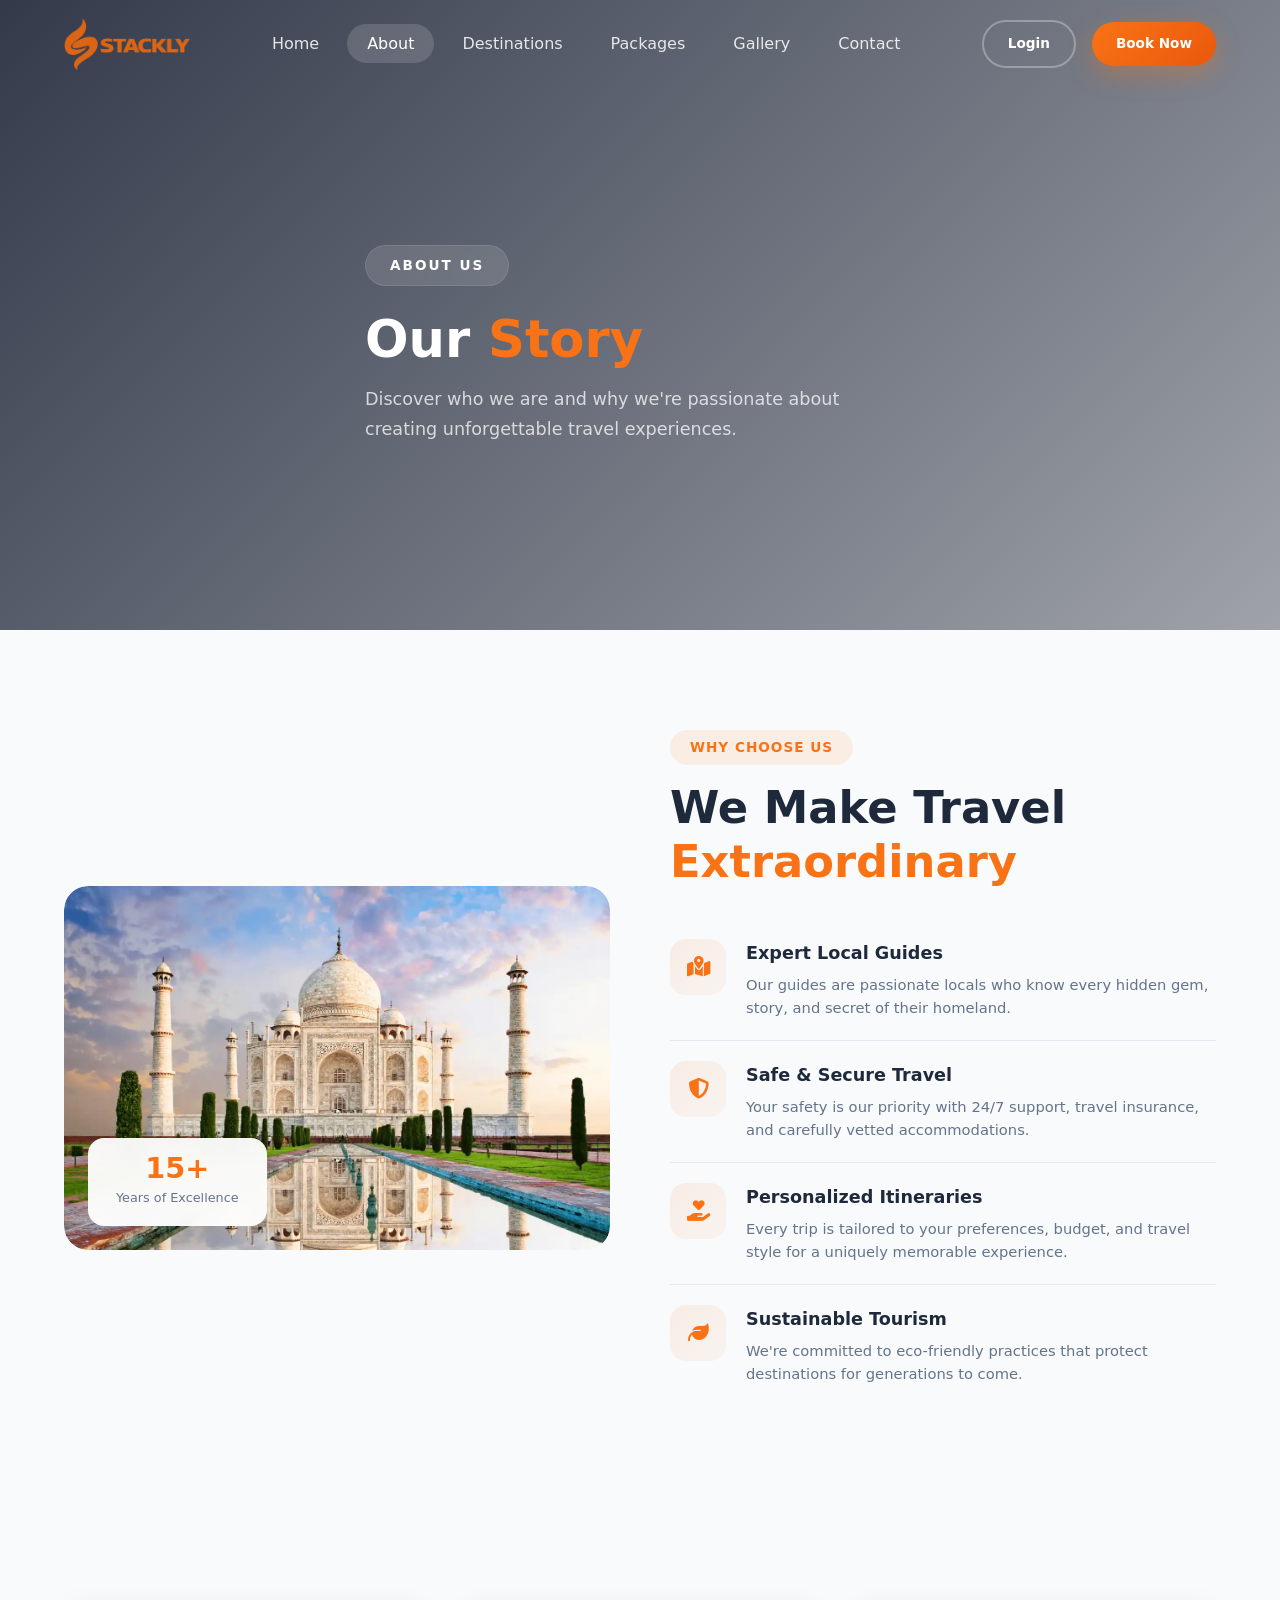
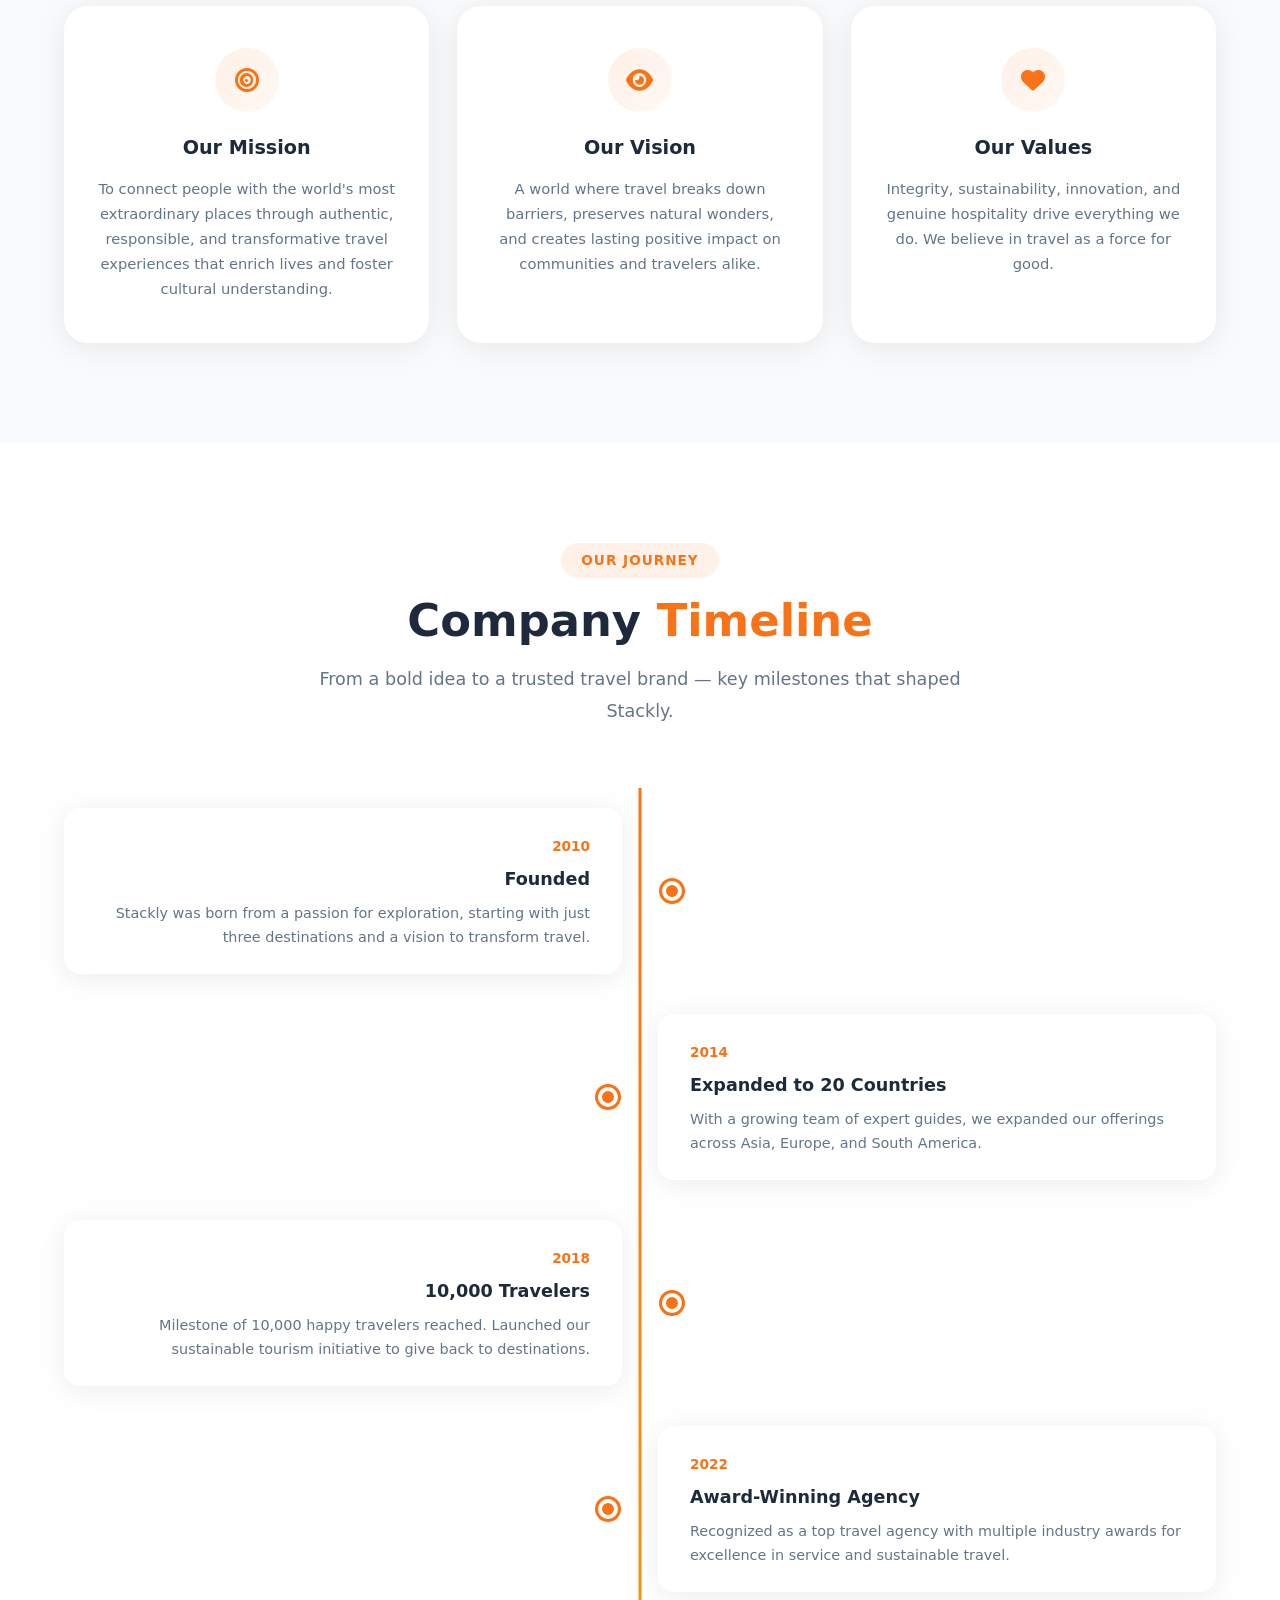
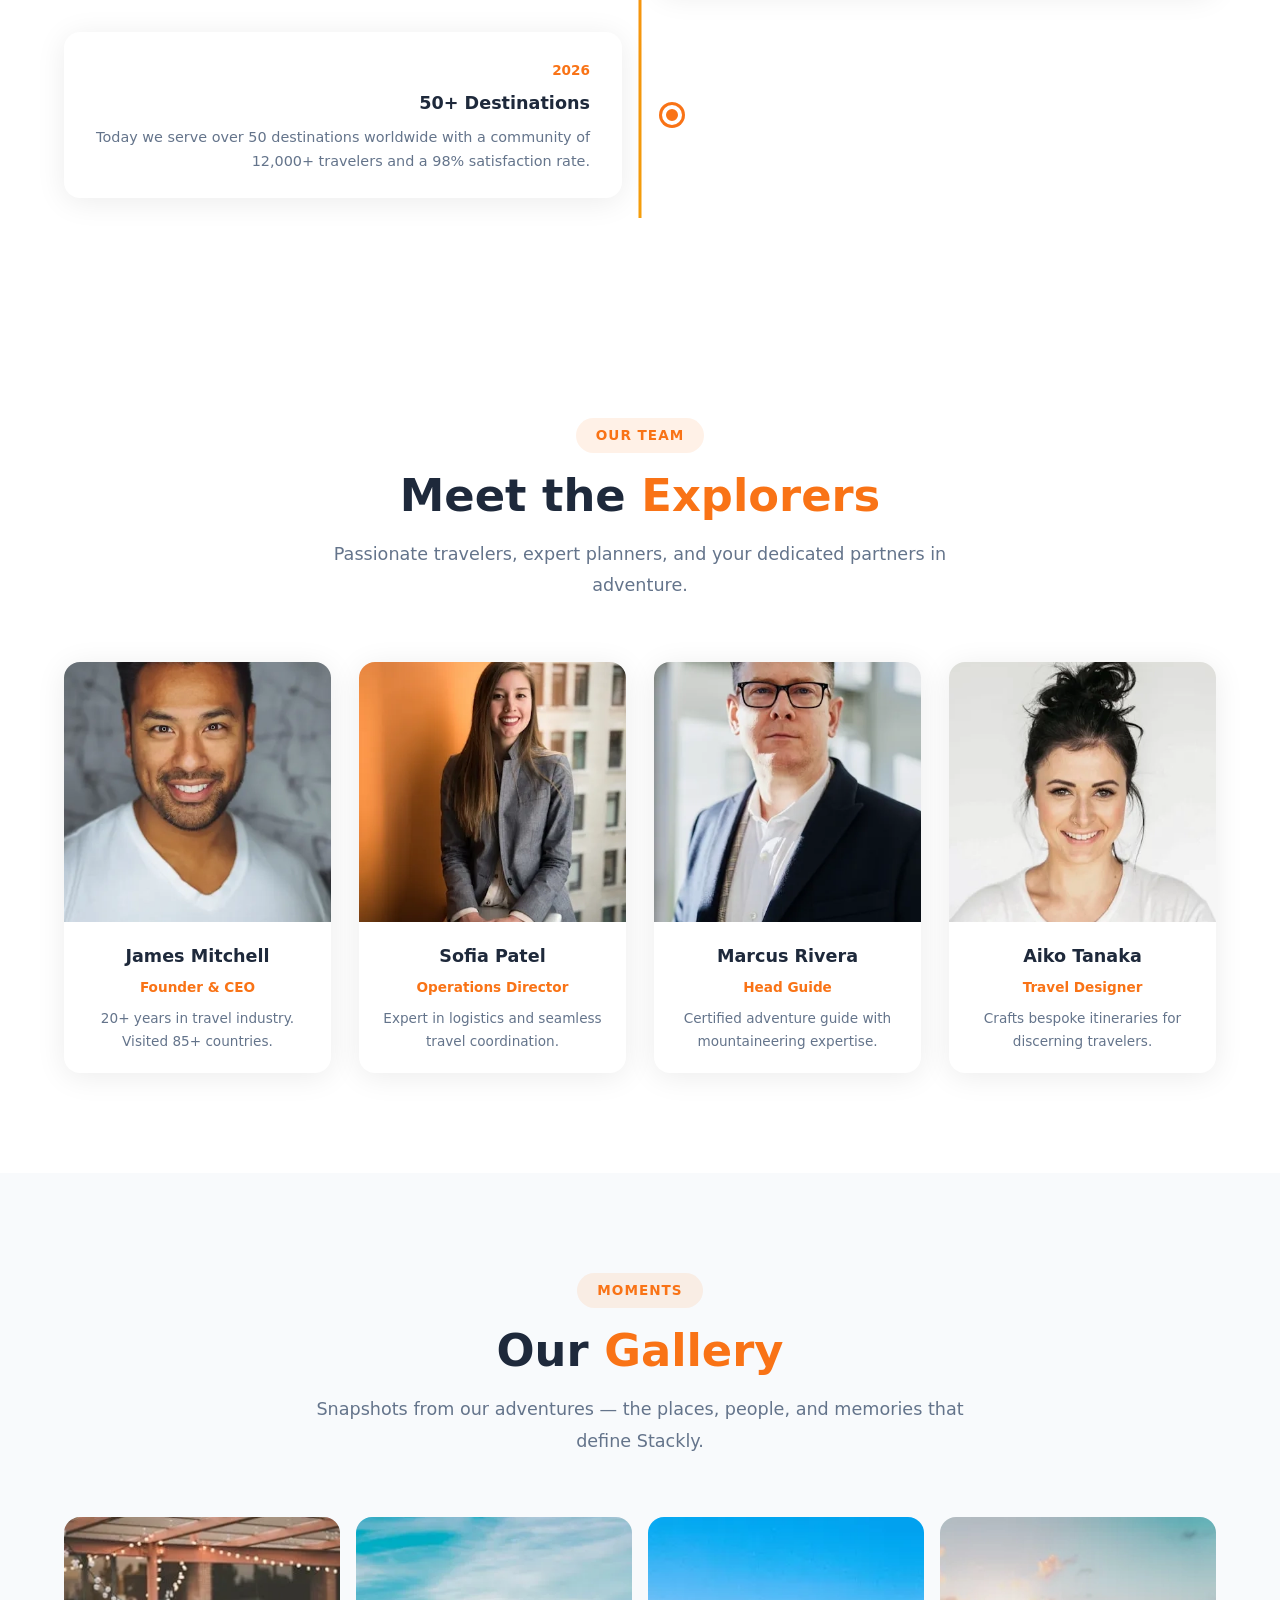
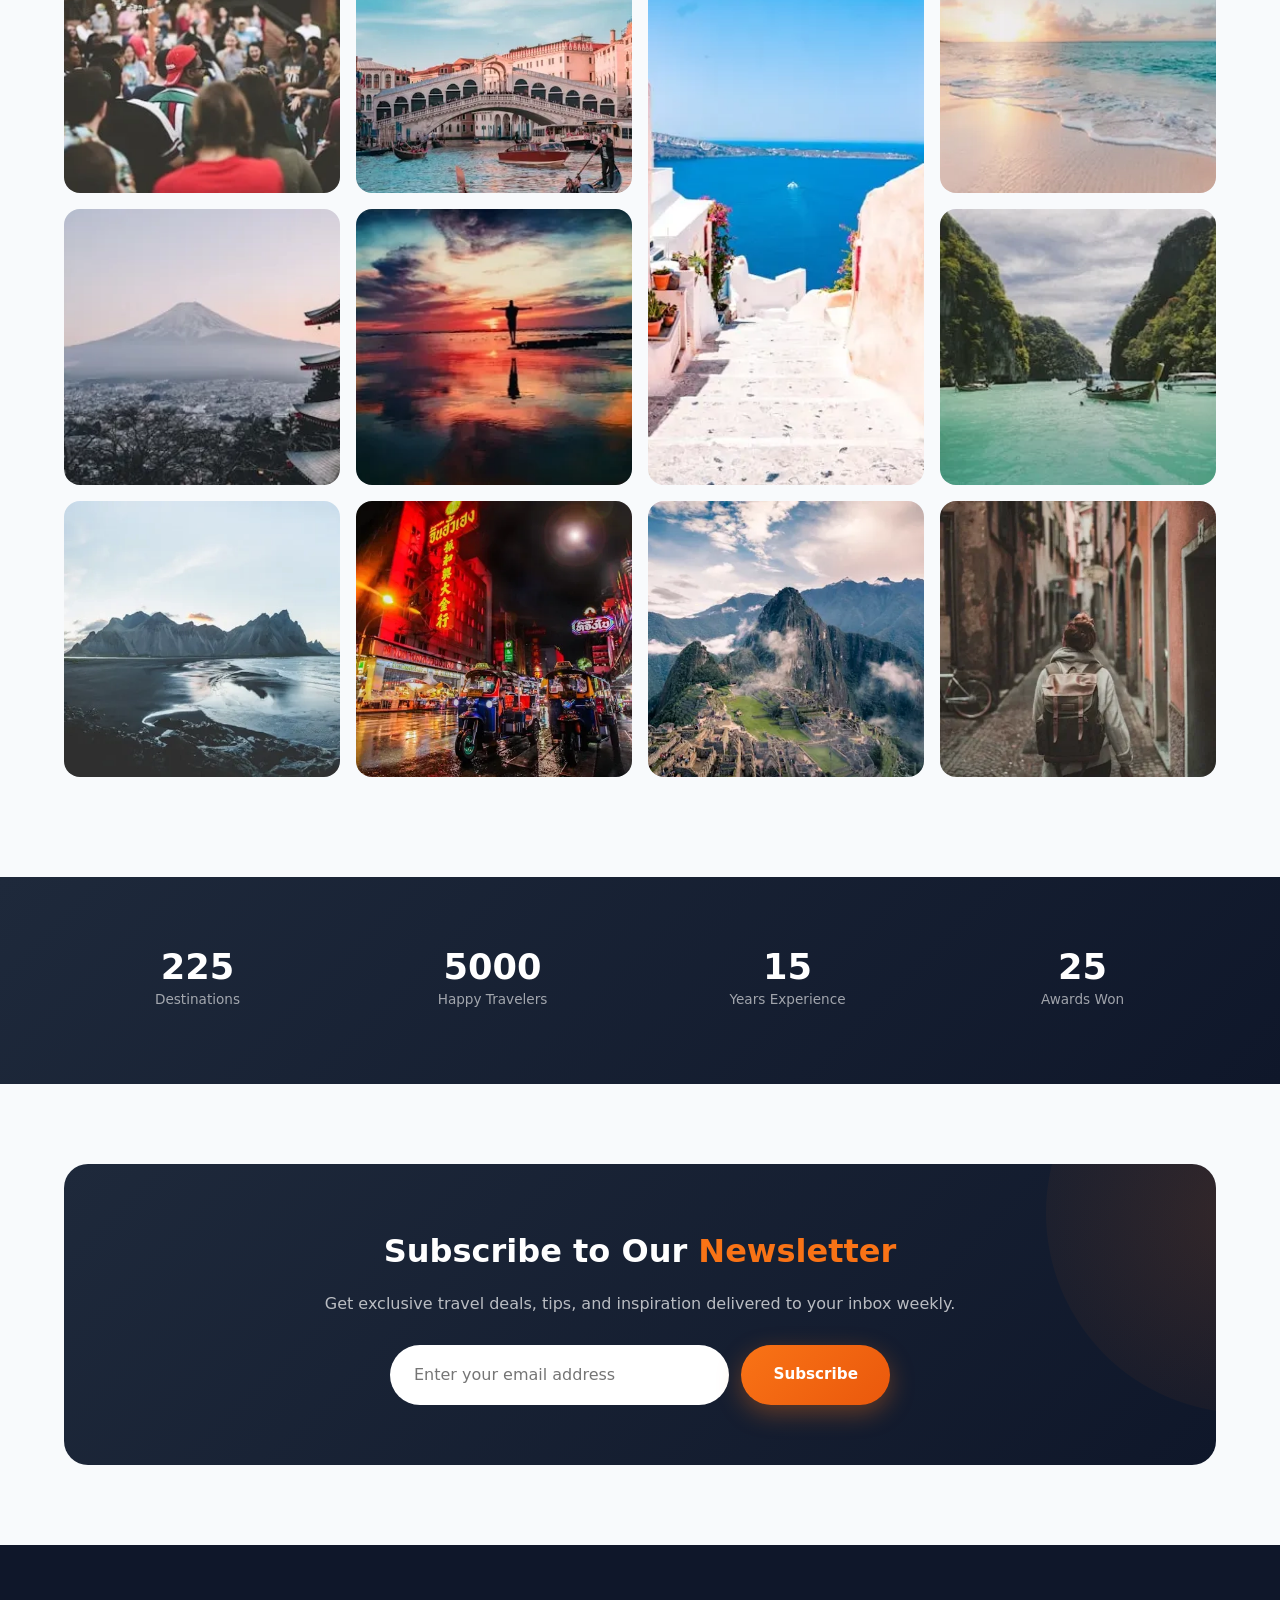
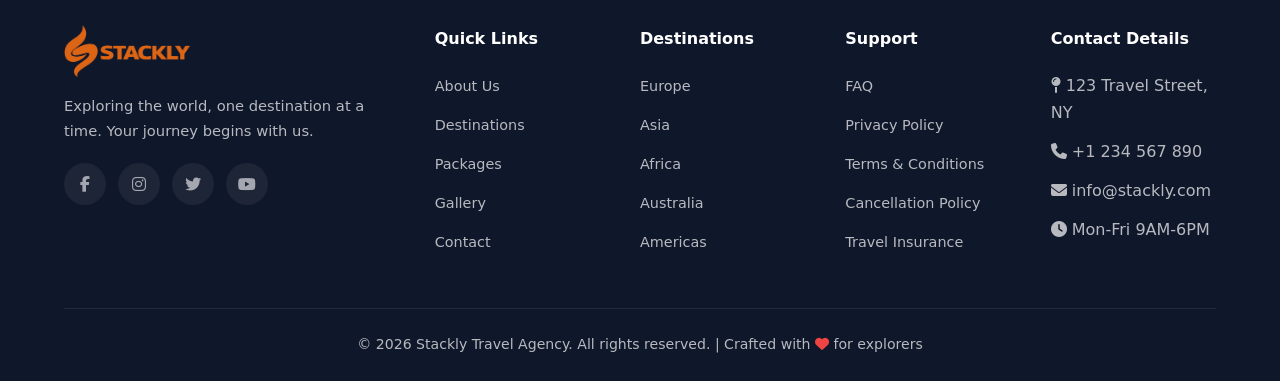
<file: about.html>
<!DOCTYPE html>
<html lang="en">
<head>
  <meta charset="UTF-8">
  <meta name="viewport" content="width=device-width, initial-scale=1.0">
  <title>About Us - Stackly Travel</title>
  <link rel="stylesheet" href="https://cdnjs.cloudflare.com/ajax/libs/font-awesome/6.5.0/css/all.min.css">
  <link rel="stylesheet" href="assets/css/style.css">
</head>
<body>
  <div class="scroll-progress" id="scrollProgress"></div>
  <a href="#" class="back-to-top" id="backToTop"><i class="fas fa-arrow-up"></i></a>

  <header class="header" id="header">
    <div class="container">
      <a href="index.html" class="logo">
        <img src="assets/images/logo.webp" alt="Stackly" class="logo-img">
      </a>
      <nav class="nav" id="nav">
        <ul class="nav-list">
          <li><a href="index.html" class="nav-link">Home</a></li>
          <li><a href="about.html" class="nav-link active">About</a></li>
          <li><a href="destinations.html" class="nav-link">Destinations</a></li>
          <li><a href="packages.html" class="nav-link">Packages</a></li>
          <li><a href="gallery.html" class="nav-link">Gallery</a></li>
          <li><a href="contact.html" class="nav-link">Contact</a></li>
        </ul>
      </nav>
      <div class="header-actions">
        <a href="login.html" class="btn btn-outline">Login</a>
        <a href="packages.html" class="btn btn-primary">Book Now</a>
        <button class="hamburger" id="hamburger" aria-label="Toggle menu">
          <span></span><span></span><span></span>
        </button>
      </div>
    </div>
  </header>

  <!-- Page Hero -->
  <section class="page-hero">
    <video class="page-hero-video" autoplay muted loop playsinline poster="">
      <source src="about.mp4" type="video/mp4">
    </video>
    <div class="page-hero-overlay"></div>
    <div class="container page-hero-content">
      <span class="hero-badge">About Us</span>
      <h1 class="page-hero-title">Our <span class="accent">Story</span></h1>
      <p class="page-hero-subtitle">Discover who we are and why we're passionate about creating unforgettable travel experiences.</p>
    </div>
  </section>

  <!-- About Section -->
  <section class="about section" id="about">
    <div class="container">
      <div class="about-grid">
        <div class="about-image reveal">
          <img src="assets/images/tajmahal.webp" alt="Travel team">
          <div class="about-exp-badge">
            <span class="exp-number">15+</span>
            <span>Years of Excellence</span>
          </div>
        </div>
        <div class="about-content">
          <div class="section-header" style="text-align: left; margin-bottom: 30px;">
            <span class="section-tag">Why Choose Us</span>
            <h2 class="section-title">We Make Travel <span class="accent">Extraordinary</span></h2>
          </div>
          <div class="about-feature reveal">
            <div class="feature-icon"><i class="fas fa-map-marked-alt"></i></div>
            <div class="feature-text">
              <h3>Expert Local Guides</h3>
              <p>Our guides are passionate locals who know every hidden gem, story, and secret of their homeland.</p>
            </div>
          </div>
          <div class="about-feature reveal">
            <div class="feature-icon"><i class="fas fa-shield-alt"></i></div>
            <div class="feature-text">
              <h3>Safe & Secure Travel</h3>
              <p>Your safety is our priority with 24/7 support, travel insurance, and carefully vetted accommodations.</p>
            </div>
          </div>
          <div class="about-feature reveal">
            <div class="feature-icon"><i class="fas fa-hand-holding-heart"></i></div>
            <div class="feature-text">
              <h3>Personalized Itineraries</h3>
              <p>Every trip is tailored to your preferences, budget, and travel style for a uniquely memorable experience.</p>
            </div>
          </div>
          <div class="about-feature reveal">
            <div class="feature-icon"><i class="fas fa-leaf"></i></div>
            <div class="feature-text">
              <h3>Sustainable Tourism</h3>
              <p>We're committed to eco-friendly practices that protect destinations for generations to come.</p>
            </div>
          </div>
        </div>
      </div>
    </div>
  </section>

  <!-- Mission / Vision -->
  <section class="mission section">
    <div class="container">
      <div class="mission-grid">
        <div class="mission-card reveal">
          <div class="mission-icon"><i class="fas fa-bullseye"></i></div>
          <h3>Our Mission</h3>
          <p>To connect people with the world's most extraordinary places through authentic, responsible, and transformative travel experiences that enrich lives and foster cultural understanding.</p>
        </div>
        <div class="mission-card reveal">
          <div class="mission-icon"><i class="fas fa-eye"></i></div>
          <h3>Our Vision</h3>
          <p>A world where travel breaks down barriers, preserves natural wonders, and creates lasting positive impact on communities and travelers alike.</p>
        </div>
        <div class="mission-card reveal">
          <div class="mission-icon"><i class="fas fa-heart"></i></div>
          <h3>Our Values</h3>
          <p>Integrity, sustainability, innovation, and genuine hospitality drive everything we do. We believe in travel as a force for good.</p>
        </div>
      </div>
    </div>
  </section>

  <!-- Company Timeline -->
  <section class="section" id="timeline" style="background: var(--bg);">
    <div class="container">
      <div class="section-header">
        <span class="section-tag">Our Journey</span>
        <h2 class="section-title">Company <span class="accent">Timeline</span></h2>
        <p class="section-desc">From a bold idea to a trusted travel brand — key milestones that shaped Stackly.</p>
      </div>
      <div class="timeline" style="position: relative; padding: 20px 0;">
        <div class="timeline-line" style="position: absolute; left: 50%; top: 0; bottom: 0; width: 3px; background: linear-gradient(180deg, var(--primary), var(--accent)); transform: translateX(-50%);"></div>
        <div class="timeline-items" style="display: flex; flex-direction: column; gap: 40px;">
          <div class="reveal timeline-item" style="display: flex; align-items: center; gap: 40px; justify-content: flex-start;">
            <div class="timeline-card" style="flex: 1; text-align: right; padding: 24px 32px; background: #fff; border-radius: var(--radius); box-shadow: var(--shadow);">
              <span style="font-size: 0.85rem; color: var(--primary); font-weight: 700;">2010</span>
              <h3 style="font-size: 1.1rem; color: var(--secondary); margin: 6px 0;">Founded</h3>
              <p style="font-size: 0.9rem; color: var(--text-light);">Stackly was born from a passion for exploration, starting with just three destinations and a vision to transform travel.</p>
            </div>
            <div class="timeline-dot" style="width: 20px; height: 20px; background: var(--primary); border-radius: 50%; border: 4px solid #fff; box-shadow: 0 0 0 3px var(--primary); z-index: 1; flex-shrink: 0;"></div>
            <div class="timeline-spacer" style="flex: 1;"></div>
          </div>
          <div class="reveal timeline-item" style="display: flex; align-items: center; gap: 40px; justify-content: flex-end;">
            <div class="timeline-spacer" style="flex: 1;"></div>
            <div class="timeline-dot" style="width: 20px; height: 20px; background: var(--primary); border-radius: 50%; border: 4px solid #fff; box-shadow: 0 0 0 3px var(--primary); z-index: 1; flex-shrink: 0;"></div>
            <div class="timeline-card" style="flex: 1; text-align: left; padding: 24px 32px; background: #fff; border-radius: var(--radius); box-shadow: var(--shadow);">
              <span style="font-size: 0.85rem; color: var(--primary); font-weight: 700;">2014</span>
              <h3 style="font-size: 1.1rem; color: var(--secondary); margin: 6px 0;">Expanded to 20 Countries</h3>
              <p style="font-size: 0.9rem; color: var(--text-light);">With a growing team of expert guides, we expanded our offerings across Asia, Europe, and South America.</p>
            </div>
          </div>
          <div class="reveal timeline-item" style="display: flex; align-items: center; gap: 40px; justify-content: flex-start;">
            <div class="timeline-card" style="flex: 1; text-align: right; padding: 24px 32px; background: #fff; border-radius: var(--radius); box-shadow: var(--shadow);">
              <span style="font-size: 0.85rem; color: var(--primary); font-weight: 700;">2018</span>
              <h3 style="font-size: 1.1rem; color: var(--secondary); margin: 6px 0;">10,000 Travelers</h3>
              <p style="font-size: 0.9rem; color: var(--text-light);">Milestone of 10,000 happy travelers reached. Launched our sustainable tourism initiative to give back to destinations.</p>
            </div>
            <div class="timeline-dot" style="width: 20px; height: 20px; background: var(--primary); border-radius: 50%; border: 4px solid #fff; box-shadow: 0 0 0 3px var(--primary); z-index: 1; flex-shrink: 0;"></div>
            <div class="timeline-spacer" style="flex: 1;"></div>
          </div>
          <div class="reveal timeline-item" style="display: flex; align-items: center; gap: 40px; justify-content: flex-end;">
            <div class="timeline-spacer" style="flex: 1;"></div>
            <div class="timeline-dot" style="width: 20px; height: 20px; background: var(--primary); border-radius: 50%; border: 4px solid #fff; box-shadow: 0 0 0 3px var(--primary); z-index: 1; flex-shrink: 0;"></div>
            <div class="timeline-card" style="flex: 1; text-align: left; padding: 24px 32px; background: #fff; border-radius: var(--radius); box-shadow: var(--shadow);">
              <span style="font-size: 0.85rem; color: var(--primary); font-weight: 700;">2022</span>
              <h3 style="font-size: 1.1rem; color: var(--secondary); margin: 6px 0;">Award-Winning Agency</h3>
              <p style="font-size: 0.9rem; color: var(--text-light);">Recognized as a top travel agency with multiple industry awards for excellence in service and sustainable travel.</p>
            </div>
          </div>
          <div class="reveal timeline-item" style="display: flex; align-items: center; gap: 40px; justify-content: flex-start;">
            <div class="timeline-card" style="flex: 1; text-align: right; padding: 24px 32px; background: #fff; border-radius: var(--radius); box-shadow: var(--shadow);">
              <span style="font-size: 0.85rem; color: var(--primary); font-weight: 700;">2026</span>
              <h3 style="font-size: 1.1rem; color: var(--secondary); margin: 6px 0;">50+ Destinations</h3>
              <p style="font-size: 0.9rem; color: var(--text-light);">Today we serve over 50 destinations worldwide with a community of 12,000+ travelers and a 98% satisfaction rate.</p>
            </div>
            <div class="timeline-dot" style="width: 20px; height: 20px; background: var(--primary); border-radius: 50%; border: 4px solid #fff; box-shadow: 0 0 0 3px var(--primary); z-index: 1; flex-shrink: 0;"></div>
            <div class="timeline-spacer" style="flex: 1;"></div>
          </div>
        </div>
      </div>
    </div>
  </section>

  <!-- Team -->
  <section class="team section">
    <div class="container">
      <div class="section-header">
        <span class="section-tag">Our Team</span>
        <h2 class="section-title">Meet the <span class="accent">Explorers</span></h2>
        <p class="section-desc">Passionate travelers, expert planners, and your dedicated partners in adventure.</p>
      </div>
      <div class="team-grid">
        <div class="team-card reveal">
          <div class="team-img">
            <img src="assets/images/meet4.webp" alt="Founder">
          </div>
          <div class="team-info">
            <h3>James Mitchell</h3>
            <span class="team-role">Founder & CEO</span>
            <p>20+ years in travel industry. Visited 85+ countries.</p>
          </div>
        </div>
        <div class="team-card reveal">
          <div class="team-img">
            <img src="assets/images/meet6.webp" alt="Director">
          </div>
          <div class="team-info">
            <h3>Sofia Patel</h3>
            <span class="team-role">Operations Director</span>
            <p>Expert in logistics and seamless travel coordination.</p>
          </div>
        </div>
        <div class="team-card reveal">
          <div class="team-img">
            <img src="assets/images/meet5.webp" alt="Guide">
          </div>
          <div class="team-info">
            <h3>Marcus Rivera</h3>
            <span class="team-role">Head Guide</span>
            <p>Certified adventure guide with mountaineering expertise.</p>
          </div>
        </div>
        <div class="team-card reveal">
          <div class="team-img">
            <img src="assets/images/meet7.webp" alt="Designer">
          </div>
          <div class="team-info">
            <h3>Aiko Tanaka</h3>
            <span class="team-role">Travel Designer</span>
            <p>Crafts bespoke itineraries for discerning travelers.</p>
          </div>
        </div>
      </div>
    </div>
  </section>

  <!-- Photo Gallery -->
  <section class="section" id="gallery" style="background: var(--bg-alt);">
    <div class="container">
      <div class="section-header">
        <span class="section-tag">Moments</span>
        <h2 class="section-title">Our <span class="accent">Gallery</span></h2>
        <p class="section-desc">Snapshots from our adventures — the places, people, and memories that define Stackly.</p>
      </div>
      <div class="gallery-grid">
        <div class="gallery-item reveal">
          <img src="assets/images/team.webp" alt="Team adventure">
          <div class="gallery-overlay">
            <div class="gallery-info">
              <h4>Team Expedition</h4>
              <p>Exploring together</p>
            </div>
          </div>
        </div>
        <div class="gallery-item reveal">
          <img src="assets/images/venice.webp" alt="Venice">
          <div class="gallery-overlay">
            <div class="gallery-info">
              <h4>Venice Canals</h4>
              <p>Italian getaway</p>
            </div>
          </div>
        </div>
        <div class="gallery-item reveal">
          <img src="assets/images/mountaintrek.webp" alt="Mountain trek">
          <div class="gallery-overlay">
            <div class="gallery-info">
              <h4>Mountain Trek</h4>
              <p>Peak adventure</p>
            </div>
          </div>
        </div>
        <div class="gallery-item reveal">
          <img src="assets/images/tropicalparadise.webp" alt="Beach">
          <div class="gallery-overlay">
            <div class="gallery-info">
              <h4>Tropical Paradise</h4>
              <p>Beach escape</p>
            </div>
          </div>
        </div>
        <div class="gallery-item reveal">
          <img src="assets/images/safari.webp" alt="Safari">
          <div class="gallery-overlay">
            <div class="gallery-info">
              <h4>Safari Adventure</h4>
              <p>Wild encounters</p>
            </div>
          </div>
        </div>
        <div class="gallery-item reveal">
          <img src="assets/images/goldenhour.webp" alt="Sunset">
          <div class="gallery-overlay">
            <div class="gallery-info">
              <h4>Golden Hour</h4>
              <p>Sunset serenity</p>
            </div>
          </div>
        </div>
        <div class="gallery-item reveal">
          <img src="assets/images/cultural.webp" alt="Culture">
          <div class="gallery-overlay">
            <div class="gallery-info">
              <h4>Cultural Immersion</h4>
              <p>Local traditions</p>
            </div>
          </div>
        </div>
        <div class="gallery-item reveal">
          <img src="assets/images/reykjavik.webp" alt="Travelers">
          <div class="gallery-overlay">
            <div class="gallery-info">
              <h4>Happy Travelers</h4>
              <p>Making memories</p>
            </div>
          </div>
        </div>
        <div class="gallery-item reveal">
          <img src="assets/images/seoul.webp" alt="Cityscape">
          <div class="gallery-overlay">
            <div class="gallery-info">
              <h4>City Lights</h4>
              <p>Urban exploration</p>
            </div>
          </div>
        </div>
        <div class="gallery-item reveal">
          <img src="assets/images/santorini.webp" alt="Forest">
          <div class="gallery-overlay">
            <div class="gallery-info">
              <h4>Forest Trails</h4>
              <p>Into the wild</p>
            </div>
          </div>
        </div>
        <div class="gallery-item reveal">
          <img src="assets/images/localcuisine.webp" alt="Cuisine">
          <div class="gallery-overlay">
            <div class="gallery-info">
              <h4>Local Cuisine</h4>
              <p>Taste of culture</p>
            </div>
          </div>
        </div>
      </div>
    </div>
  </section>

  <!-- Stats -->
  <section class="stats-bar">
    <div class="container">
      <div class="stats-grid">
        <div class="stats-item">
          <span class="stat-number" data-count="500">0</span>
          <span class="stat-label">Destinations</span>
        </div>
        <div class="stats-item">
          <span class="stat-number" data-count="12000">0</span>
          <span class="stat-label">Happy Travelers</span>
        </div>
        <div class="stats-item">
          <span class="stat-number" data-count="15">0</span>
          <span class="stat-label">Years Experience</span>
        </div>
        <div class="stats-item">
          <span class="stat-number" data-count="50">0</span>
          <span class="stat-label">Awards Won</span>
        </div>
      </div>
    </div>
  </section>

  <!-- Newsletter -->
  <section class="newsletter">
    <div class="container">
      <div class="newsletter-box reveal">
        <h2>Subscribe to Our <span class="accent">Newsletter</span></h2>
        <p>Get exclusive travel deals, tips, and inspiration delivered to your inbox weekly.</p>
        <form class="newsletter-form" id="newsletterForm">
          <input type="email" placeholder="Enter your email address" required>
          <button type="submit" class="btn btn-primary">Subscribe</button>
        </form>
      </div>
    </div>
  </section>

  <footer class="footer">
    <div class="container">
      <div class="footer-grid">
        <div class="footer-brand">
          <a href="index.html" class="logo">
            <img src="assets/images/logo.webp" alt="Stackly" class="logo-img">
          </a>
          <p>Exploring the world, one destination at a time. Your journey begins with us.</p>
          <div class="footer-social">
            <a href="404.html" aria-label="Facebook"><i class="fab fa-facebook-f"></i></a>
            <a href="404.html" aria-label="Instagram"><i class="fab fa-instagram"></i></a>
            <a href="404.html" aria-label="Twitter"><i class="fab fa-twitter"></i></a>
            <a href="404.html" aria-label="YouTube"><i class="fab fa-youtube"></i></a>
          </div>
        </div>
        <div class="footer-links">
          <h4>Quick Links</h4>
          <ul>
            <li><a href="about.html">About Us</a></li>
            <li><a href="destinations.html">Destinations</a></li>
            <li><a href="packages.html">Packages</a></li>
            <li><a href="gallery.html">Gallery</a></li>
            <li><a href="contact.html">Contact</a></li>
          </ul>
        </div>
        <div class="footer-links">
          <h4>Destinations</h4>
          <ul>
            <li><a href="destinations.html">Europe</a></li>
            <li><a href="destinations.html">Asia</a></li>
            <li><a href="destinations.html">Africa</a></li>
            <li><a href="destinations.html">Australia</a></li>
            <li><a href="destinations.html">Americas</a></li>
          </ul>
        </div>
        <div class="footer-links">
          <h4>Support</h4>
          <ul>
            <li><a href="contact.html#faq">FAQ</a></li>
            <li><a href="404.html">Privacy Policy</a></li>
            <li><a href="404.html">Terms & Conditions</a></li>
            <li><a href="404.html">Cancellation Policy</a></li>
            <li><a href="404.html">Travel Insurance</a></li>
          </ul>
        </div>
        <div class="footer-links">
          <h4>Contact Details</h4>
          <ul>
            <li><i class="fas fa-map-pin"></i> 123 Travel Street, NY</li>
            <li><i class="fas fa-phone"></i> +1 234 567 890</li>
            <li><i class="fas fa-envelope"></i> info@stackly.com</li>
            <li><i class="fas fa-clock"></i> Mon-Fri 9AM-6PM</li>
          </ul>
        </div>
      </div>
      <div class="footer-bottom">
        <p>&copy; 2026 Stackly Travel Agency. All rights reserved. | Crafted with <i class="fas fa-heart"></i> for explorers</p>
      </div>
    </div>
  </footer>

  <script src="assets/js/main.js"></script>
</body>
</html>
</file>
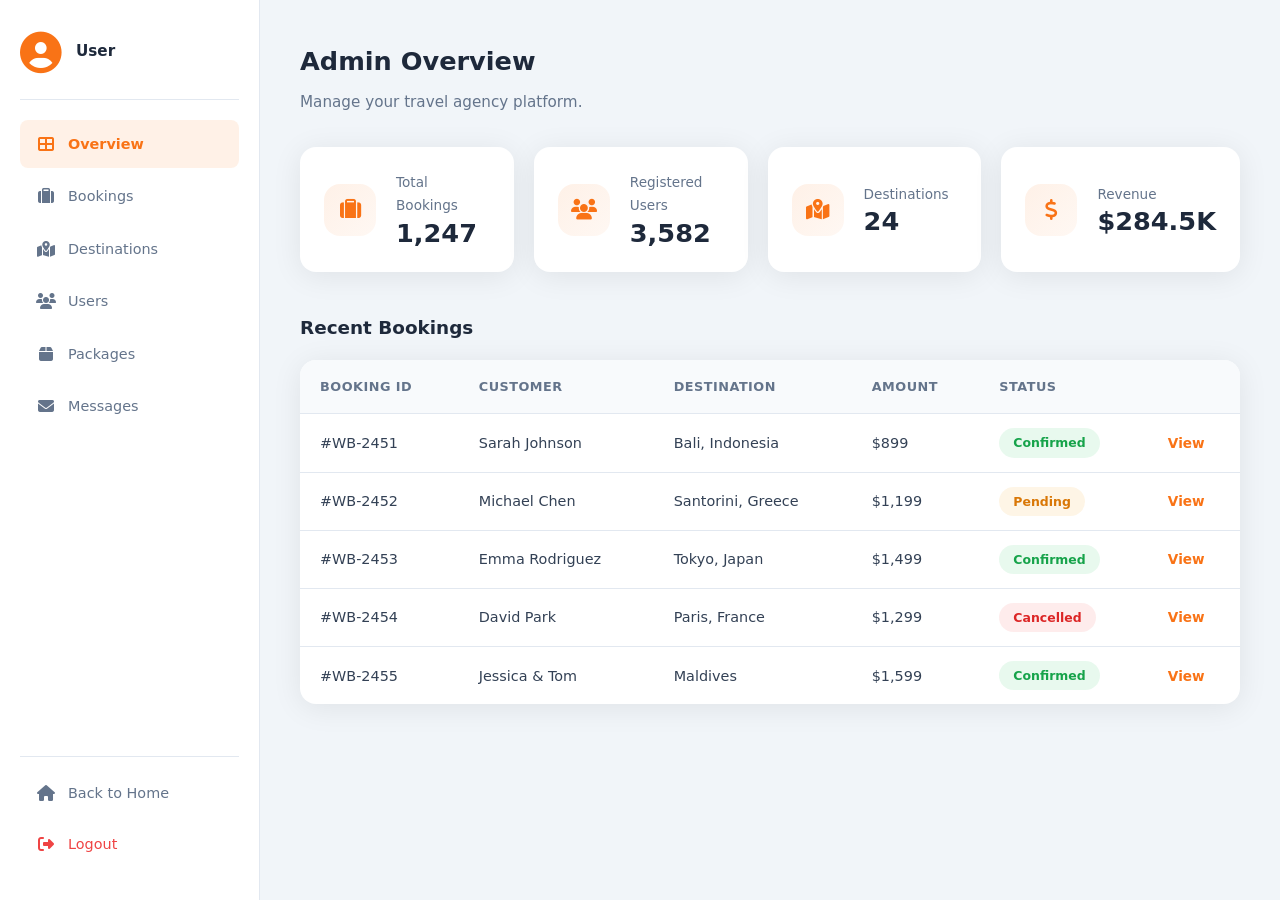
<file: admin-dashboard.html>
<!DOCTYPE html>
<html lang="en">
<head>
  <meta charset="UTF-8">
  <meta name="viewport" content="width=device-width, initial-scale=1.0">
  <title>Admin Dashboard - Stackly</title>
  <link rel="stylesheet" href="https://cdnjs.cloudflare.com/ajax/libs/font-awesome/6.5.0/css/all.min.css">
  <link rel="stylesheet" href="assets/css/style.css">
</head>
<body class="dashboard-body">
  <div class="scroll-progress" id="scrollProgress"></div>

  <div class="dash-wrapper">
    <button class="dash-hamburger" id="dashHamburger" aria-label="Toggle sidebar">
      <span></span><span></span><span></span>
    </button>
    <aside class="dash-sidebar" id="dashSidebar">
      <div class="sidebar-user">
        <div class="sidebar-user-icon"><i class="fas fa-user-circle"></i></div>
        <div>
          <h4>James Mitchell</h4>
          <span>admin@stackly.com</span>
        </div>
      </div>
      <nav class="sidebar-nav">
        <a href="#overview" class="sidebar-link active" data-tab="overview"><i class="fas fa-th-large"></i> Overview</a>
        <a href="#bookings" class="sidebar-link" data-tab="bookings"><i class="fas fa-suitcase"></i> Bookings</a>
        <a href="#destinations" class="sidebar-link" data-tab="destinations"><i class="fas fa-map-marked-alt"></i> Destinations</a>
        <a href="#users" class="sidebar-link" data-tab="users"><i class="fas fa-users"></i> Users</a>
        <a href="#packages" class="sidebar-link" data-tab="packages"><i class="fas fa-box"></i> Packages</a>
        <a href="#messages" class="sidebar-link" data-tab="messages"><i class="fas fa-envelope"></i> Messages</a>
      </nav>
      <div class="sidebar-footer">
        <a href="index.html" class="sidebar-link home-link"><i class="fas fa-home"></i> Back to Home</a>
        <a href="login.html" class="sidebar-link logout-link"><i class="fas fa-sign-out-alt"></i> Logout</a>
      </div>
    </aside>

    <main class="dash-main">
      <!-- Overview -->
      <section class="dash-tab active" id="tab-overview">
        <div class="dash-header">
          <h2>Admin Overview</h2>
          <p>Manage your travel agency platform.</p>
        </div>
        <div class="dash-cards">
          <div class="dash-card"><div class="dash-card-icon"><i class="fas fa-suitcase"></i></div><div class="dash-card-info"><span class="dash-card-label">Total Bookings</span><span class="dash-card-value">1,247</span></div></div>
          <div class="dash-card"><div class="dash-card-icon"><i class="fas fa-users"></i></div><div class="dash-card-info"><span class="dash-card-label">Registered Users</span><span class="dash-card-value">3,582</span></div></div>
          <div class="dash-card"><div class="dash-card-icon"><i class="fas fa-map-marked-alt"></i></div><div class="dash-card-info"><span class="dash-card-label">Destinations</span><span class="dash-card-value">24</span></div></div>
          <div class="dash-card"><div class="dash-card-icon"><i class="fas fa-dollar-sign"></i></div><div class="dash-card-info"><span class="dash-card-label">Revenue</span><span class="dash-card-value">$284.5K</span></div></div>
        </div>

        <div class="dash-section-title"><h3>Recent Bookings</h3></div>
        <div class="dash-table-wrapper">
          <table class="dash-table">
            <thead>
              <tr><th>Booking ID</th><th>Customer</th><th>Destination</th><th>Amount</th><th>Status</th><th></th></tr>
            </thead>
            <tbody>
              <tr><td>#WB-2451</td><td>Sarah Johnson</td><td>Bali, Indonesia</td><td>$899</td><td><span class="status-badge confirmed">Confirmed</span></td><td><a href="#" class="view-link">View</a></td></tr>
              <tr><td>#WB-2452</td><td>Michael Chen</td><td>Santorini, Greece</td><td>$1,199</td><td><span class="status-badge pending">Pending</span></td><td><a href="#" class="view-link">View</a></td></tr>
              <tr><td>#WB-2453</td><td>Emma Rodriguez</td><td>Tokyo, Japan</td><td>$1,499</td><td><span class="status-badge confirmed">Confirmed</span></td><td><a href="#" class="view-link">View</a></td></tr>
              <tr><td>#WB-2454</td><td>David Park</td><td>Paris, France</td><td>$1,299</td><td><span class="status-badge cancelled">Cancelled</span></td><td><a href="#" class="view-link">View</a></td></tr>
              <tr><td>#WB-2455</td><td>Jessica & Tom</td><td>Maldives</td><td>$1,599</td><td><span class="status-badge confirmed">Confirmed</span></td><td><a href="#" class="view-link">View</a></td></tr>
            </tbody>
          </table>
        </div>
      </section>

      <!-- Bookings -->
      <section class="dash-tab" id="tab-bookings">
        <div class="dash-header">
          <h2>All Bookings</h2>
          <p>View and manage all customer bookings.</p>
        </div>
        <div class="dash-actions-bar">
          <input type="text" class="dash-search" placeholder="Search bookings...">
          <select class="dash-filter">
            <option>All Status</option>
            <option>Confirmed</option>
            <option>Pending</option>
            <option>Cancelled</option>
          </select>
        </div>
        <div class="dash-table-wrapper">
          <table class="dash-table">
            <thead>
              <tr><th>ID</th><th>Customer</th><th>Destination</th><th>Date</th><th>Amount</th><th>Status</th><th></th></tr>
            </thead>
            <tbody>
              <tr><td>#WB-2451</td><td>Sarah Johnson</td><td>Bali</td><td>Aug 15</td><td>$899</td><td><span class="status-badge confirmed">Confirmed</span></td><td><a href="#" class="view-link">Manage</a></td></tr>
              <tr><td>#WB-2452</td><td>Michael Chen</td><td>Santorini</td><td>Sep 10</td><td>$1,199</td><td><span class="status-badge pending">Pending</span></td><td><a href="#" class="view-link">Manage</a></td></tr>
              <tr><td>#WB-2453</td><td>Emma Rodriguez</td><td>Tokyo</td><td>Nov 05</td><td>$1,499</td><td><span class="status-badge confirmed">Confirmed</span></td><td><a href="#" class="view-link">Manage</a></td></tr>
              <tr><td>#WB-2454</td><td>David Park</td><td>Paris</td><td>Dec 20</td><td>$1,299</td><td><span class="status-badge cancelled">Cancelled</span></td><td><a href="#" class="view-link">Manage</a></td></tr>
              <tr><td>#WB-2455</td><td>Jessica & Tom</td><td>Maldives</td><td>Oct 08</td><td>$1,599</td><td><span class="status-badge confirmed">Confirmed</span></td><td><a href="#" class="view-link">Manage</a></td></tr>
            </tbody>
          </table>
        </div>
      </section>

      <!-- Destinations -->
      <section class="dash-tab" id="tab-destinations">
        <div class="dash-header">
          <h2>Destinations</h2>
          <p>Manage your destination catalog.</p>
        </div>
        <div class="dash-actions-bar">
          <button class="btn btn-primary" style="padding: 10px 24px;"><i class="fas fa-plus"></i> Add Destination</button>
        </div>
        <div class="dash-grid-2col">
          <div class="dash-dest-card">
            <img src="assets/images/bali.webp" alt="Bali">
            <div class="dash-dest-info">
              <h4>Bali, Indonesia</h4>
              <span class="status-badge confirmed">Active</span>
              <div class="dash-dest-actions">
                <button class="btn btn-outline" style="padding: 6px 16px; font-size: 0.8rem; color: var(--primary); border-color: var(--primary);">Edit</button>
                <button class="btn btn-outline" style="padding: 6px 16px; font-size: 0.8rem; color: #ef4444; border-color: #ef4444;">Delete</button>
              </div>
            </div>
          </div>
          <div class="dash-dest-card">
            <img src="assets/images/paris.webp" alt="Paris">
            <div class="dash-dest-info">
              <h4>Paris, France</h4>
              <span class="status-badge confirmed">Active</span>
              <div class="dash-dest-actions">
                <button class="btn btn-outline" style="padding: 6px 16px; font-size: 0.8rem; color: var(--primary); border-color: var(--primary);">Edit</button>
                <button class="btn btn-outline" style="padding: 6px 16px; font-size: 0.8rem; color: #ef4444; border-color: #ef4444;">Delete</button>
              </div>
            </div>
          </div>
          <div class="dash-dest-card">
            <img src="assets/images/maldives.webp" alt="Maldives">
            <div class="dash-dest-info">
              <h4>Maldives</h4>
              <span class="status-badge confirmed">Active</span>
              <div class="dash-dest-actions">
                <button class="btn btn-outline" style="padding: 6px 16px; font-size: 0.8rem; color: var(--primary); border-color: var(--primary);">Edit</button>
                <button class="btn btn-outline" style="padding: 6px 16px; font-size: 0.8rem; color: #ef4444; border-color: #ef4444;">Delete</button>
              </div>
            </div>
          </div>
        </div>
      </section>

      <!-- Users -->
      <section class="dash-tab" id="tab-users">
        <div class="dash-header">
          <h2>Users</h2>
          <p>Manage registered users.</p>
        </div>
        <div class="dash-table-wrapper">
          <table class="dash-table">
            <thead>
              <tr><th>Name</th><th>Email</th><th>Joined</th><th>Bookings</th><th>Status</th><th></th></tr>
            </thead>
            <tbody>
              <tr><td>Sarah Johnson</td><td>sarah.j@email.com</td><td>Jan 2025</td><td>3</td><td><span class="status-badge confirmed">Active</span></td><td><a href="#" class="view-link">View</a></td></tr>
              <tr><td>Michael Chen</td><td>m.chen@email.com</td><td>Mar 2025</td><td>2</td><td><span class="status-badge confirmed">Active</span></td><td><a href="#" class="view-link">View</a></td></tr>
              <tr><td>Emma Rodriguez</td><td>emma.r@email.com</td><td>Feb 2025</td><td>4</td><td><span class="status-badge confirmed">Active</span></td><td><a href="#" class="view-link">View</a></td></tr>
              <tr><td>David Park</td><td>d.park@email.com</td><td>Jun 2025</td><td>1</td><td><span class="status-badge pending">Inactive</span></td><td><a href="#" class="view-link">View</a></td></tr>
            </tbody>
          </table>
        </div>
      </section>

      <!-- Packages -->
      <section class="dash-tab" id="tab-packages">
        <div class="dash-header">
          <h2>Packages</h2>
          <p>Manage tour packages and pricing.</p>
        </div>
        <div class="dash-actions-bar">
          <button class="btn btn-primary" style="padding: 10px 24px;"><i class="fas fa-plus"></i> Add Package</button>
        </div>
        <div class="dash-table-wrapper">
          <table class="dash-table">
            <thead>
              <tr><th>Package</th><th>Price</th><th>Duration</th><th>Bookings</th><th>Status</th><th></th></tr>
            </thead>
            <tbody>
              <tr><td>Explorer</td><td>$499</td><td>3 Days</td><td>342</td><td><span class="status-badge confirmed">Active</span></td><td><a href="#" class="view-link">Edit</a></td></tr>
              <tr><td>Adventurer</td><td>$899</td><td>5 Days</td><td>587</td><td><span class="status-badge confirmed">Active</span></td><td><a href="#" class="view-link">Edit</a></td></tr>
              <tr><td>Voyager</td><td>$1,899</td><td>7 Days</td><td>218</td><td><span class="status-badge confirmed">Active</span></td><td><a href="#" class="view-link">Edit</a></td></tr>
            </tbody>
          </table>
        </div>
      </section>

      <!-- Messages -->
      <section class="dash-tab" id="tab-messages">
        <div class="dash-header">
          <h2>Messages</h2>
          <p>Customer inquiries from the contact form.</p>
        </div>
        <div class="dash-messages">
          <div class="dash-msg-card unread">
            <div class="msg-avatar"><i class="fas fa-user-circle"></i></div>
            <div class="msg-content">
              <div class="msg-top">
                <h4>Emily Watson</h4>
                <span>2 hours ago</span>
              </div>
              <p>Hi, I'm interested in the Bali Adventurer package for August. Is it available for a family of 4?</p>
            </div>
            <span class="msg-badge">New</span>
          </div>
          <div class="dash-msg-card">
            <div class="msg-avatar"><i class="fas fa-user-circle"></i></div>
            <div class="msg-content">
              <div class="msg-top">
                <h4>Robert Kim</h4>
                <span>Yesterday</span>
              </div>
              <p>Could you customize a European tour for our group of 10? We'd like to visit Paris, Rome, and Barcelona.</p>
            </div>
          </div>
          <div class="dash-msg-card">
            <div class="msg-avatar"><i class="fas fa-user-circle"></i></div>
            <div class="msg-content">
              <div class="msg-top">
                <h4>Lisa Thompson</h4>
                <span>3 days ago</span>
              </div>
              <p>I need to reschedule my Maldives trip from October to December. Can you help with that?</p>
            </div>
          </div>
        </div>
      </section>
    </main>
  </div>

  <script src="assets/js/main.js"></script>
</body>
</html>
</file>
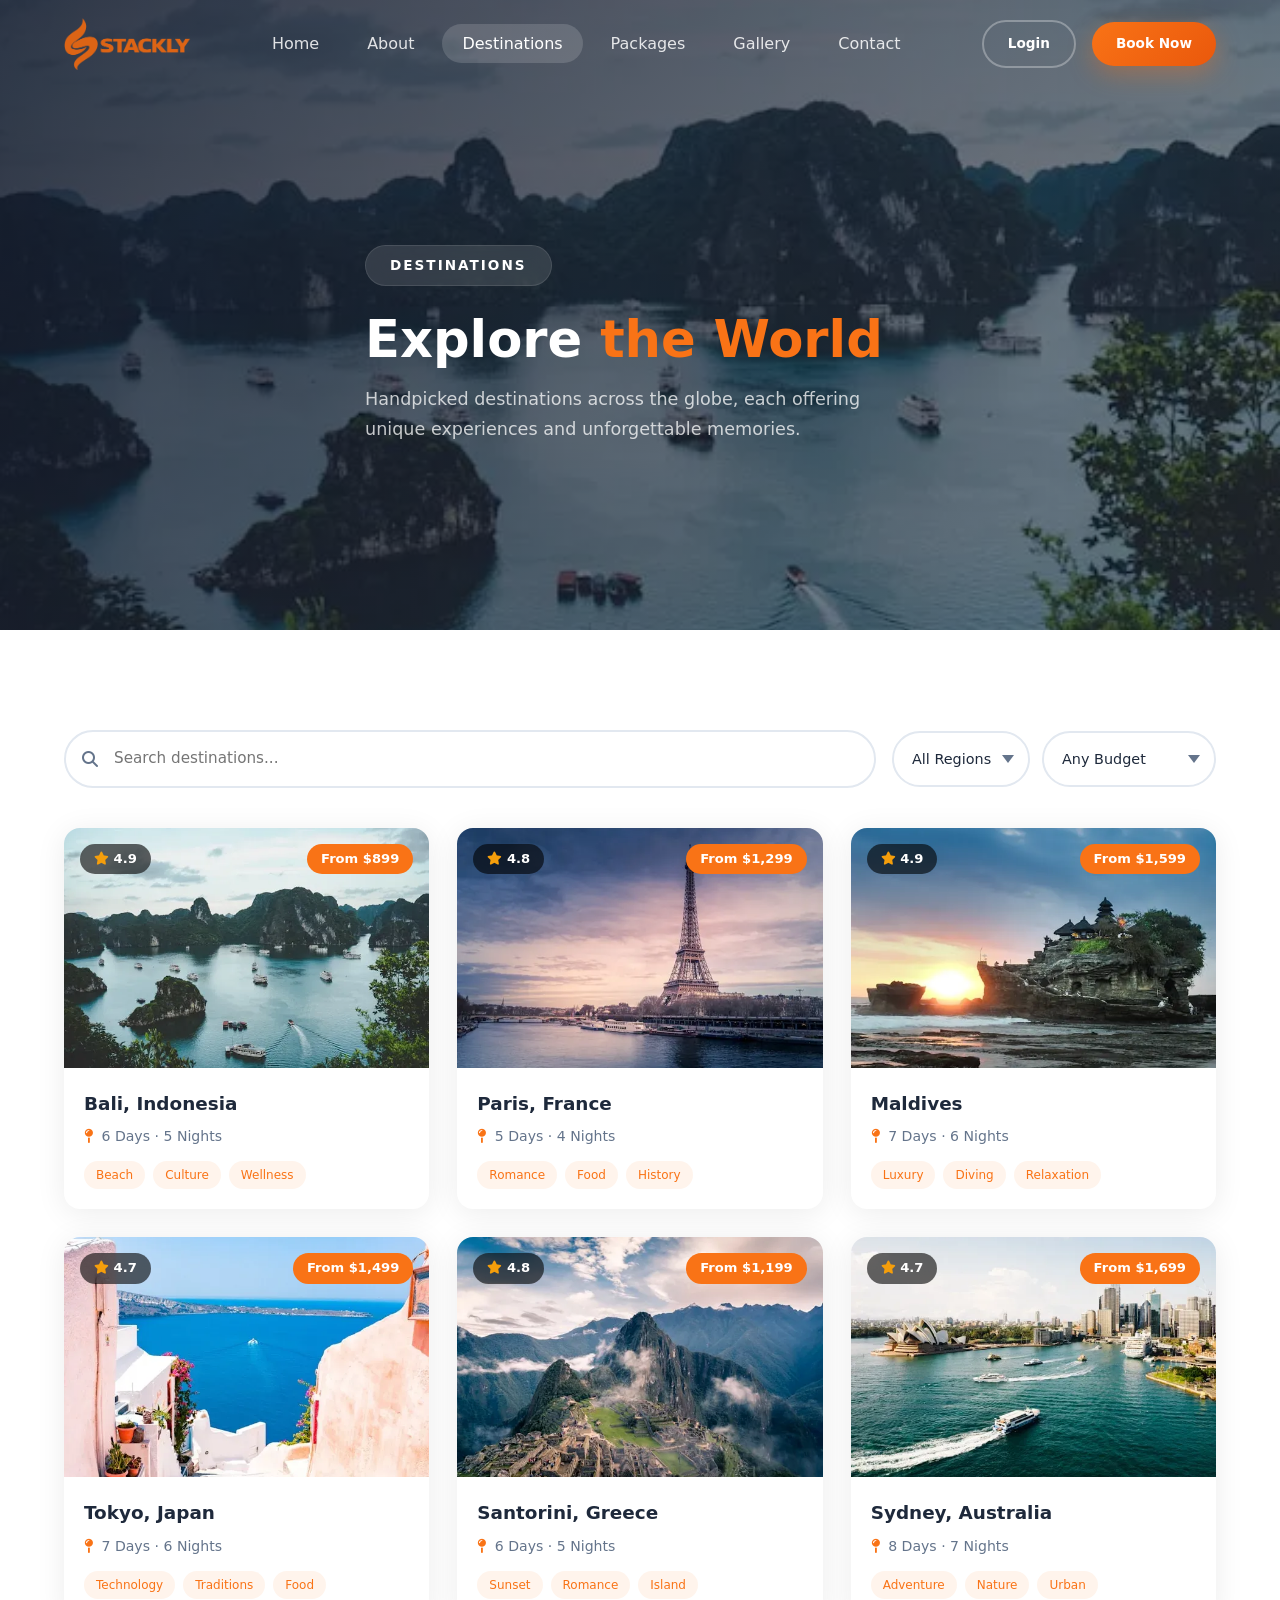
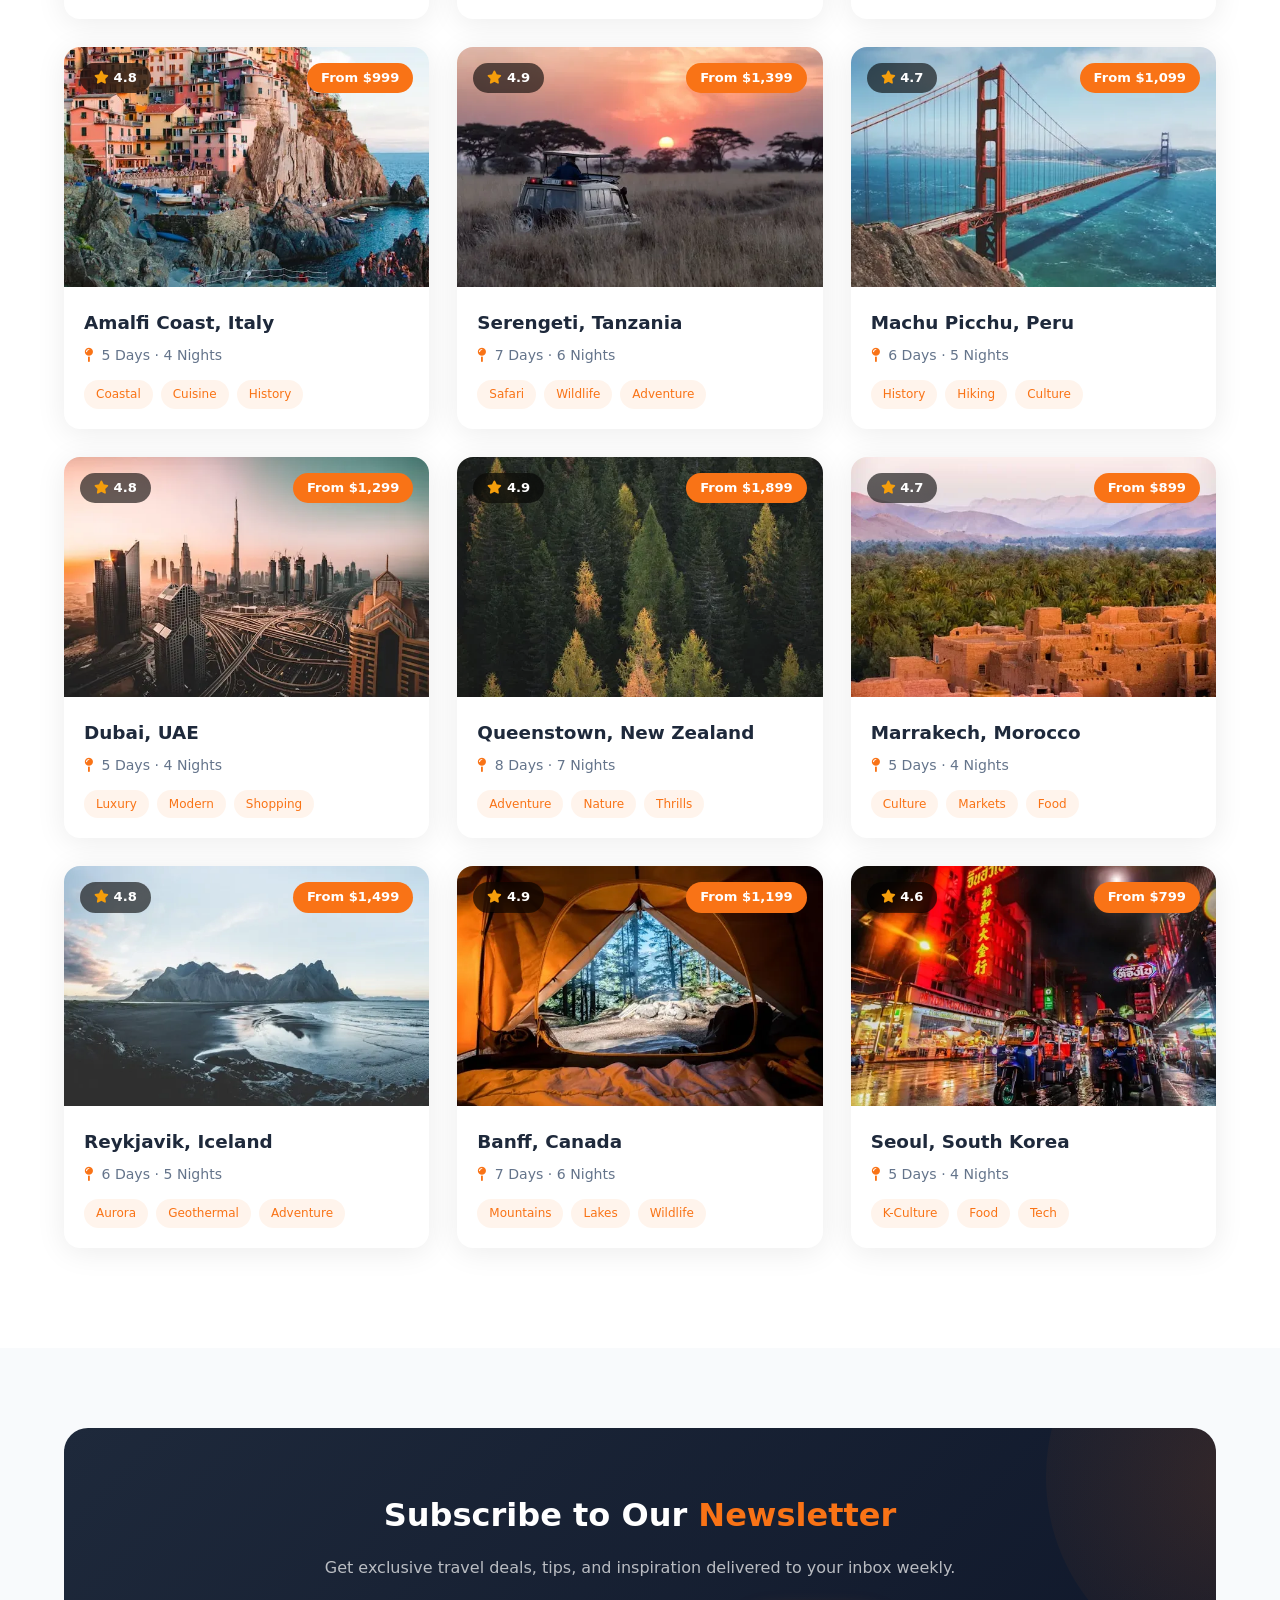
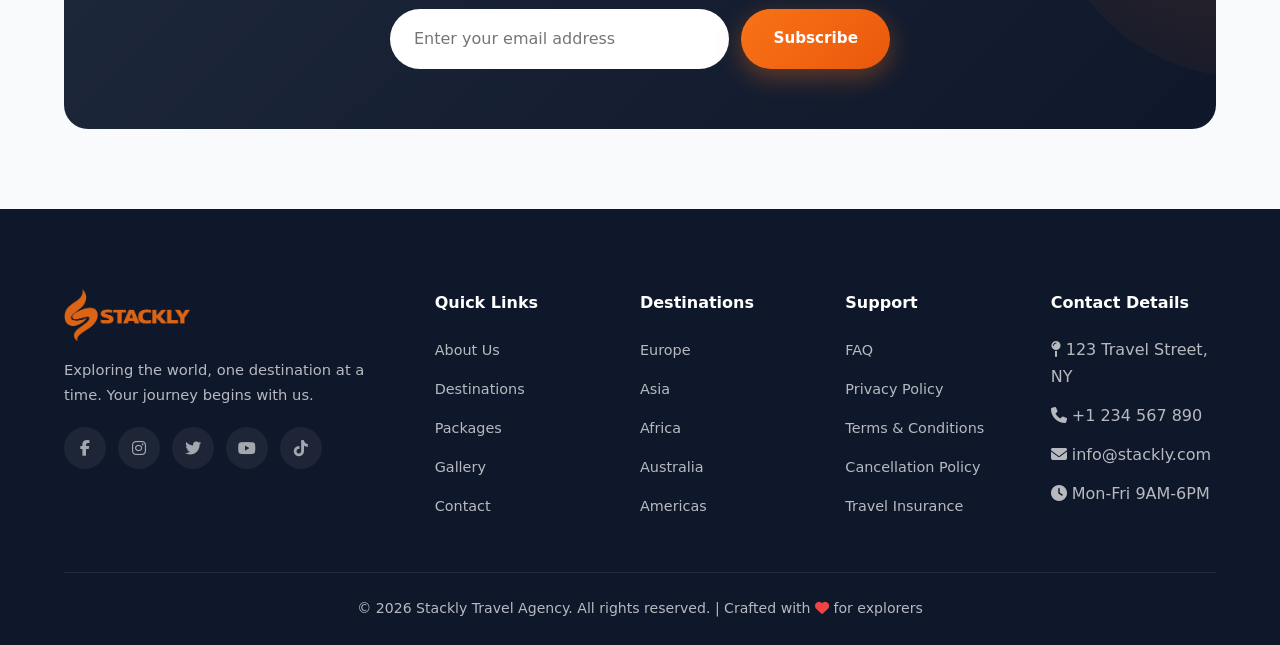
<file: destinations.html>
<!DOCTYPE html>
<html lang="en">
<head>
  <meta charset="UTF-8">
  <meta name="viewport" content="width=device-width, initial-scale=1.0">
  <title>Destinations - Stackly Travel</title>
  <link rel="stylesheet" href="https://cdnjs.cloudflare.com/ajax/libs/font-awesome/6.5.0/css/all.min.css">
  <link rel="stylesheet" href="assets/css/style.css">
</head>
<body>
  <div class="scroll-progress" id="scrollProgress"></div>
  <a href="#" class="back-to-top" id="backToTop"><i class="fas fa-arrow-up"></i></a>

  <header class="header" id="header">
    <div class="container">
      <a href="index.html" class="logo">
        <img src="assets/images/logo.webp" alt="Stackly" class="logo-img">
      </a>
      <nav class="nav" id="nav">
        <ul class="nav-list">
          <li><a href="index.html" class="nav-link">Home</a></li>
          <li><a href="about.html" class="nav-link">About</a></li>
          <li><a href="destinations.html" class="nav-link active">Destinations</a></li>
          <li><a href="packages.html" class="nav-link">Packages</a></li>
          <li><a href="gallery.html" class="nav-link">Gallery</a></li>
          <li><a href="contact.html" class="nav-link">Contact</a></li>
        </ul>
      </nav>
      <div class="header-actions">
        <a href="login.html" class="btn btn-outline">Login</a>
        <a href="packages.html" class="btn btn-primary">Book Now</a>
        <button class="hamburger" id="hamburger" aria-label="Toggle menu">
          <span></span><span></span><span></span>
        </button>
      </div>
    </div>
  </header>

  <section class="page-hero">
    <video class="page-hero-video" autoplay muted loop playsinline poster="assets/images/bali.webp">
      <source src="destination.mp4" type="video/mp4">
    </video>
    <div class="page-hero-overlay"></div>
    <div class="container page-hero-content">
      <span class="hero-badge">Destinations</span>
      <h1 class="page-hero-title">Explore <span class="accent">the World</span></h1>
      <p class="page-hero-subtitle">Handpicked destinations across the globe, each offering unique experiences and unforgettable memories.</p>
    </div>
  </section>

  <!-- Search & Filter -->
  <section class="section">
    <div class="container">
      <div class="dest-search reveal">
        <div class="search-bar">
          <i class="fas fa-search"></i>
          <input type="text" id="destSearch" placeholder="Search destinations..." class="search-input">
        </div>
        <div class="search-filters">
          <select id="regionFilter" class="filter-select">
            <option value="all">All Regions</option>
            <option value="asia">Asia</option>
            <option value="europe">Europe</option>
            <option value="africa">Africa</option>
            <option value="oceania">Oceania</option>
            <option value="americas">Americas</option>
          </select>
          <select id="priceFilter" class="filter-select">
            <option value="all">Any Budget</option>
            <option value="budget">Under $1,000</option>
            <option value="mid">$1,000 - $1,500</option>
            <option value="premium">Above $1,500</option>
          </select>
        </div>
      </div>

      <div class="dest-grid" id="destGrid">
        <div class="dest-card reveal" data-region="asia" data-price="899">
          <div class="dest-img">
            <img src="assets/images/bali.webp" alt="Bali">
            <div class="dest-rating"><i class="fas fa-star"></i> 4.9</div>
            <div class="dest-price">From $899</div>
          </div>
          <div class="dest-info">
            <h3>Bali, Indonesia</h3>
            <p><i class="fas fa-map-pin"></i> 6 Days · 5 Nights</p>
            <div class="dest-tags">
              <span>Beach</span><span>Culture</span><span>Wellness</span>
            </div>
          </div>
        </div>
        <div class="dest-card reveal" data-region="europe" data-price="1299">
          <div class="dest-img">
            <img src="assets/images/paris.webp" alt="Paris">
            <div class="dest-rating"><i class="fas fa-star"></i> 4.8</div>
            <div class="dest-price">From $1,299</div>
          </div>
          <div class="dest-info">
            <h3>Paris, France</h3>
            <p><i class="fas fa-map-pin"></i> 5 Days · 4 Nights</p>
            <div class="dest-tags">
              <span>Romance</span><span>Food</span><span>History</span>
            </div>
          </div>
        </div>
        <div class="dest-card reveal" data-region="asia" data-price="1599">
          <div class="dest-img">
            <img src="assets/images/maldives.webp" alt="Maldives">
            <div class="dest-rating"><i class="fas fa-star"></i> 4.9</div>
            <div class="dest-price">From $1,599</div>
          </div>
          <div class="dest-info">
            <h3>Maldives</h3>
            <p><i class="fas fa-map-pin"></i> 7 Days · 6 Nights</p>
            <div class="dest-tags">
              <span>Luxury</span><span>Diving</span><span>Relaxation</span>
            </div>
          </div>
        </div>
        <div class="dest-card reveal" data-region="asia" data-price="1499">
          <div class="dest-img">
            <img src="assets/images/tokyo.webp" alt="Tokyo">
            <div class="dest-rating"><i class="fas fa-star"></i> 4.7</div>
            <div class="dest-price">From $1,499</div>
          </div>
          <div class="dest-info">
            <h3>Tokyo, Japan</h3>
            <p><i class="fas fa-map-pin"></i> 7 Days · 6 Nights</p>
            <div class="dest-tags">
              <span>Technology</span><span>Traditions</span><span>Food</span>
            </div>
          </div>
        </div>
        <div class="dest-card reveal" data-region="europe" data-price="1199">
          <div class="dest-img">
            <img src="assets/images/santorini.webp" alt="Santorini">
            <div class="dest-rating"><i class="fas fa-star"></i> 4.8</div>
            <div class="dest-price">From $1,199</div>
          </div>
          <div class="dest-info">
            <h3>Santorini, Greece</h3>
            <p><i class="fas fa-map-pin"></i> 6 Days · 5 Nights</p>
            <div class="dest-tags">
              <span>Sunset</span><span>Romance</span><span>Island</span>
            </div>
          </div>
        </div>
        <div class="dest-card reveal" data-region="oceania" data-price="1699">
          <div class="dest-img">
            <img src="assets/images/sydney.webp" alt="Sydney">
            <div class="dest-rating"><i class="fas fa-star"></i> 4.7</div>
            <div class="dest-price">From $1,699</div>
          </div>
          <div class="dest-info">
            <h3>Sydney, Australia</h3>
            <p><i class="fas fa-map-pin"></i> 8 Days · 7 Nights</p>
            <div class="dest-tags">
              <span>Adventure</span><span>Nature</span><span>Urban</span>
            </div>
          </div>
        </div>
        <div class="dest-card reveal" data-region="europe" data-price="999">
          <div class="dest-img">
            <img src="assets/images/amalficoast.webp" alt="Amalfi">
            <div class="dest-rating"><i class="fas fa-star"></i> 4.8</div>
            <div class="dest-price">From $999</div>
          </div>
          <div class="dest-info">
            <h3>Amalfi Coast, Italy</h3>
            <p><i class="fas fa-map-pin"></i> 5 Days · 4 Nights</p>
            <div class="dest-tags">
              <span>Coastal</span><span>Cuisine</span><span>History</span>
            </div>
          </div>
        </div>
        <div class="dest-card reveal" data-region="africa" data-price="1399">
          <div class="dest-img">
            <img src="assets/images/serengeti.webp" alt="Serengeti">
            <div class="dest-rating"><i class="fas fa-star"></i> 4.9</div>
            <div class="dest-price">From $1,399</div>
          </div>
          <div class="dest-info">
            <h3>Serengeti, Tanzania</h3>
            <p><i class="fas fa-map-pin"></i> 7 Days · 6 Nights</p>
            <div class="dest-tags">
              <span>Safari</span><span>Wildlife</span><span>Adventure</span>
            </div>
          </div>
        </div>
        <div class="dest-card reveal" data-region="americas" data-price="1099">
          <div class="dest-img">
            <img src="assets/images/machupicchu.webp" alt="Machu Picchu">
            <div class="dest-rating"><i class="fas fa-star"></i> 4.7</div>
            <div class="dest-price">From $1,099</div>
          </div>
          <div class="dest-info">
            <h3>Machu Picchu, Peru</h3>
            <p><i class="fas fa-map-pin"></i> 6 Days · 5 Nights</p>
            <div class="dest-tags">
              <span>History</span><span>Hiking</span><span>Culture</span>
            </div>
          </div>
        </div>
        <div class="dest-card reveal" data-region="asia" data-price="1299">
          <div class="dest-img">
            <img src="assets/images/dubai.webp" alt="Dubai">
            <div class="dest-rating"><i class="fas fa-star"></i> 4.8</div>
            <div class="dest-price">From $1,299</div>
          </div>
          <div class="dest-info">
            <h3>Dubai, UAE</h3>
            <p><i class="fas fa-map-pin"></i> 5 Days · 4 Nights</p>
            <div class="dest-tags">
              <span>Luxury</span><span>Modern</span><span>Shopping</span>
            </div>
          </div>
        </div>
        <div class="dest-card reveal" data-region="oceania" data-price="1899">
          <div class="dest-img">
            <img src="assets/images/queenstown.webp" alt="Queenstown">
            <div class="dest-rating"><i class="fas fa-star"></i> 4.9</div>
            <div class="dest-price">From $1,899</div>
          </div>
          <div class="dest-info">
            <h3>Queenstown, New Zealand</h3>
            <p><i class="fas fa-map-pin"></i> 8 Days · 7 Nights</p>
            <div class="dest-tags">
              <span>Adventure</span><span>Nature</span><span>Thrills</span>
            </div>
          </div>
        </div>
        <div class="dest-card reveal" data-region="africa" data-price="899">
          <div class="dest-img">
            <img src="assets/images/marrakech.webp" alt="Marrakech">
            <div class="dest-rating"><i class="fas fa-star"></i> 4.7</div>
            <div class="dest-price">From $899</div>
          </div>
          <div class="dest-info">
            <h3>Marrakech, Morocco</h3>
            <p><i class="fas fa-map-pin"></i> 5 Days · 4 Nights</p>
            <div class="dest-tags">
              <span>Culture</span><span>Markets</span><span>Food</span>
            </div>
          </div>
        </div>
        <div class="dest-card reveal" data-region="europe" data-price="1499">
          <div class="dest-img">
            <img src="assets/images/reykjavik.webp" alt="Reykjavik">
            <div class="dest-rating"><i class="fas fa-star"></i> 4.8</div>
            <div class="dest-price">From $1,499</div>
          </div>
          <div class="dest-info">
            <h3>Reykjavik, Iceland</h3>
            <p><i class="fas fa-map-pin"></i> 6 Days · 5 Nights</p>
            <div class="dest-tags">
              <span>Aurora</span><span>Geothermal</span><span>Adventure</span>
            </div>
          </div>
        </div>
        <div class="dest-card reveal" data-region="americas" data-price="1199">
          <div class="dest-img">
            <img src="assets/images/banff.webp" alt="Banff">
            <div class="dest-rating"><i class="fas fa-star"></i> 4.9</div>
            <div class="dest-price">From $1,199</div>
          </div>
          <div class="dest-info">
            <h3>Banff, Canada</h3>
            <p><i class="fas fa-map-pin"></i> 7 Days · 6 Nights</p>
            <div class="dest-tags">
              <span>Mountains</span><span>Lakes</span><span>Wildlife</span>
            </div>
          </div>
        </div>
        <div class="dest-card reveal" data-region="asia" data-price="799">
          <div class="dest-img">
            <img src="assets/images/seoul.webp" alt="Seoul">
            <div class="dest-rating"><i class="fas fa-star"></i> 4.6</div>
            <div class="dest-price">From $799</div>
          </div>
          <div class="dest-info">
            <h3>Seoul, South Korea</h3>
            <p><i class="fas fa-map-pin"></i> 5 Days · 4 Nights</p>
            <div class="dest-tags">
              <span>K-Culture</span><span>Food</span><span>Tech</span>
            </div>
          </div>
        </div>
      </div>
    </div>
  </section>

  <!-- Newsletter -->
  <section class="newsletter">
    <div class="container">
      <div class="newsletter-box reveal">
        <h2>Subscribe to Our <span class="accent">Newsletter</span></h2>
        <p>Get exclusive travel deals, tips, and inspiration delivered to your inbox weekly.</p>
        <form class="newsletter-form" id="newsletterForm">
          <input type="email" placeholder="Enter your email address" required>
          <button type="submit" class="btn btn-primary">Subscribe</button>
        </form>
      </div>
    </div>
  </section>

  <footer class="footer">
    <div class="container">
      <div class="footer-grid">
        <div class="footer-brand">
          <a href="index.html" class="logo">
            <img src="assets/images/logo.webp" alt="Stackly" class="logo-img">
          </a>
          <p>Exploring the world, one destination at a time. Your journey begins with us.</p>
          <div class="footer-social">
            <a href="404.html" aria-label="Facebook"><i class="fab fa-facebook-f"></i></a>
            <a href="404.html" aria-label="Instagram"><i class="fab fa-instagram"></i></a>
            <a href="404.html" aria-label="Twitter"><i class="fab fa-twitter"></i></a>
            <a href="404.html" aria-label="YouTube"><i class="fab fa-youtube"></i></a>
            <a href="404.html" aria-label="TikTok"><i class="fab fa-tiktok"></i></a>
          </div>
        </div>
        <div class="footer-links">
          <h4>Quick Links</h4>
          <ul>
            <li><a href="about.html">About Us</a></li>
            <li><a href="destinations.html">Destinations</a></li>
            <li><a href="packages.html">Packages</a></li>
            <li><a href="gallery.html">Gallery</a></li>
            <li><a href="contact.html">Contact</a></li>
          </ul>
        </div>
        <div class="footer-links">
          <h4>Destinations</h4>
          <ul>
            <li><a href="destinations.html">Europe</a></li>
            <li><a href="destinations.html">Asia</a></li>
            <li><a href="destinations.html">Africa</a></li>
            <li><a href="destinations.html">Australia</a></li>
            <li><a href="destinations.html">Americas</a></li>
          </ul>
        </div>
        <div class="footer-links">
          <h4>Support</h4>
          <ul>
            <li><a href="contact.html#faq">FAQ</a></li>
            <li><a href="404.html">Privacy Policy</a></li>
            <li><a href="404.html">Terms & Conditions</a></li>
            <li><a href="404.html">Cancellation Policy</a></li>
            <li><a href="404.html">Travel Insurance</a></li>
          </ul>
        </div>
        <div class="footer-links">
          <h4>Contact Details</h4>
          <ul>
            <li><i class="fas fa-map-pin"></i> 123 Travel Street, NY</li>
            <li><i class="fas fa-phone"></i> +1 234 567 890</li>
            <li><i class="fas fa-envelope"></i> info@stackly.com</li>
            <li><i class="fas fa-clock"></i> Mon-Fri 9AM-6PM</li>
          </ul>
        </div>
      </div>
      <div class="footer-bottom">
        <p>&copy; 2026 Stackly Travel Agency. All rights reserved. | Crafted with <i class="fas fa-heart"></i> for explorers</p>
      </div>
    </div>
  </footer>

  <script src="assets/js/main.js"></script>
</body>
</html>
</file>
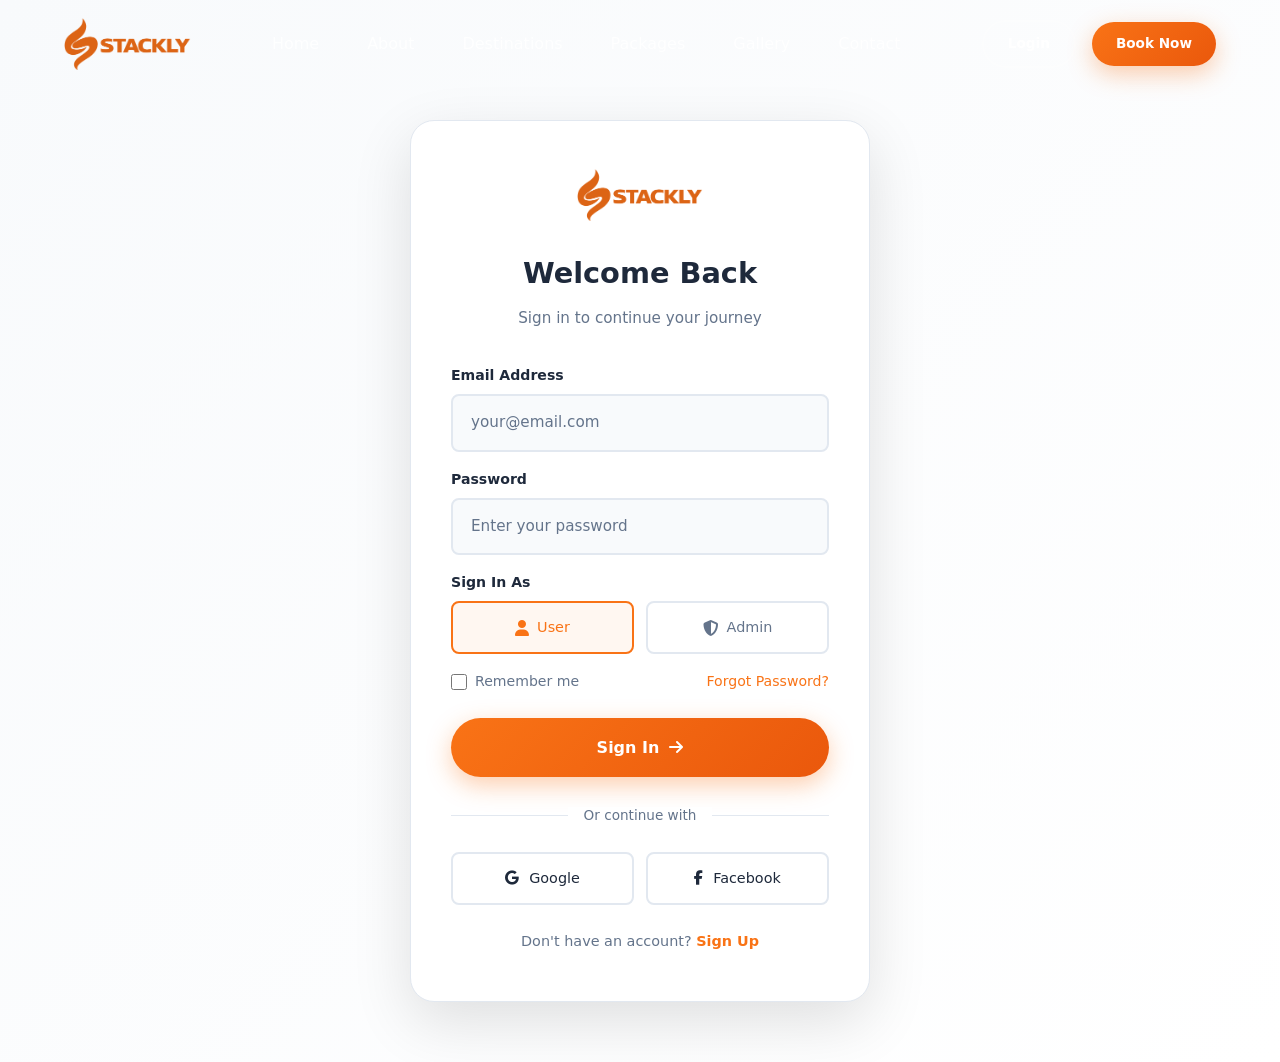
<file: login.html>
<!DOCTYPE html>
<html lang="en">
<head>
  <meta charset="UTF-8">
  <meta name="viewport" content="width=device-width, initial-scale=1.0">
  <title>Login - Stackly Travel</title>
  <link rel="stylesheet" href="https://cdnjs.cloudflare.com/ajax/libs/font-awesome/6.5.0/css/all.min.css">
  <link rel="stylesheet" href="assets/css/style.css">
</head>
<body>
  <div class="scroll-progress" id="scrollProgress"></div>
  <a href="#" class="back-to-top" id="backToTop"><i class="fas fa-arrow-up"></i></a>

  <header class="header scrolled" id="header">
    <div class="container">
      <a href="index.html" class="logo">
        <img src="assets/images/logo.webp" alt="Stackly" class="logo-img">
      </a>
      <nav class="nav" id="nav">
        <ul class="nav-list">
          <li><a href="index.html" class="nav-link">Home</a></li>
          <li><a href="about.html" class="nav-link">About</a></li>
          <li><a href="destinations.html" class="nav-link">Destinations</a></li>
          <li><a href="packages.html" class="nav-link">Packages</a></li>
          <li><a href="gallery.html" class="nav-link">Gallery</a></li>
          <li><a href="contact.html" class="nav-link">Contact</a></li>
        </ul>
      </nav>
      <div class="header-actions">
        <a href="login.html" class="btn btn-outline">Login</a>
        <a href="packages.html" class="btn btn-primary">Book Now</a>
        <button class="hamburger" id="hamburger" aria-label="Toggle menu">
          <span></span><span></span><span></span>
        </button>
      </div>
    </div>
  </header>

  <section class="auth-section">
    <div class="auth-container">
      <div class="auth-box">
        <div class="auth-header">
          <a href="index.html" class="auth-logo">
            <img src="assets/images/logo.webp" alt="Stackly" class="logo-img">
          </a>
          <h2>Welcome Back</h2>
          <p>Sign in to continue your journey</p>
        </div>
        <form class="auth-form" id="loginForm">
          <div class="form-group">
            <label class="form-label">Email Address</label>
            <input type="email" class="form-control" placeholder="your@email.com" pattern="[^\s@]+@[^\s@]+\.[^\s@]+" title="Please enter a valid email (e.g., abc@gmail.com)" required>
          </div>
          <div class="form-group">
            <label class="form-label">Password</label>
            <input type="password" class="form-control" placeholder="Enter your password" pattern="(?=.*[a-z])(?=.*[A-Z])(?=.*\d)(?=.*[!@#$%^&*_]).+" title="Must contain at least one uppercase, one lowercase, one number, and one special character" required>
          </div>
          <div class="form-group">
            <label class="form-label">Sign In As</label>
            <div class="role-toggle">
              <label class="role-option">
                <input type="radio" name="role" value="user" checked>
                <span class="role-label"><i class="fas fa-user"></i> User</span>
              </label>
              <label class="role-option">
                <input type="radio" name="role" value="admin">
                <span class="role-label"><i class="fas fa-shield-alt"></i> Admin</span>
              </label>
            </div>
          </div>
          <div class="form-options">
            <label class="checkbox-label">
              <input type="checkbox" required> Remember me
            </label>
            <a href="404.html" class="forgot-link">Forgot Password?</a>
          </div>
          <button type="submit" class="btn btn-primary btn-large btn-submit">
            <span>Sign In</span>
            <i class="fas fa-arrow-right"></i>
          </button>
        </form>
        <div class="auth-divider"><span>Or continue with</span></div>
        <div class="auth-social">
          <a href="404.html" class="social-btn google"><i class="fab fa-google"></i> Google</a>
          <a href="404.html" class="social-btn facebook"><i class="fab fa-facebook-f"></i> Facebook</a>
        </div>
        <p class="auth-footer-text">Don't have an account? <a href="signup.html">Sign Up</a></p>
      </div>
    </div>
  </section>

  <script src="assets/js/main.js"></script>
</body>
</html>
</file>
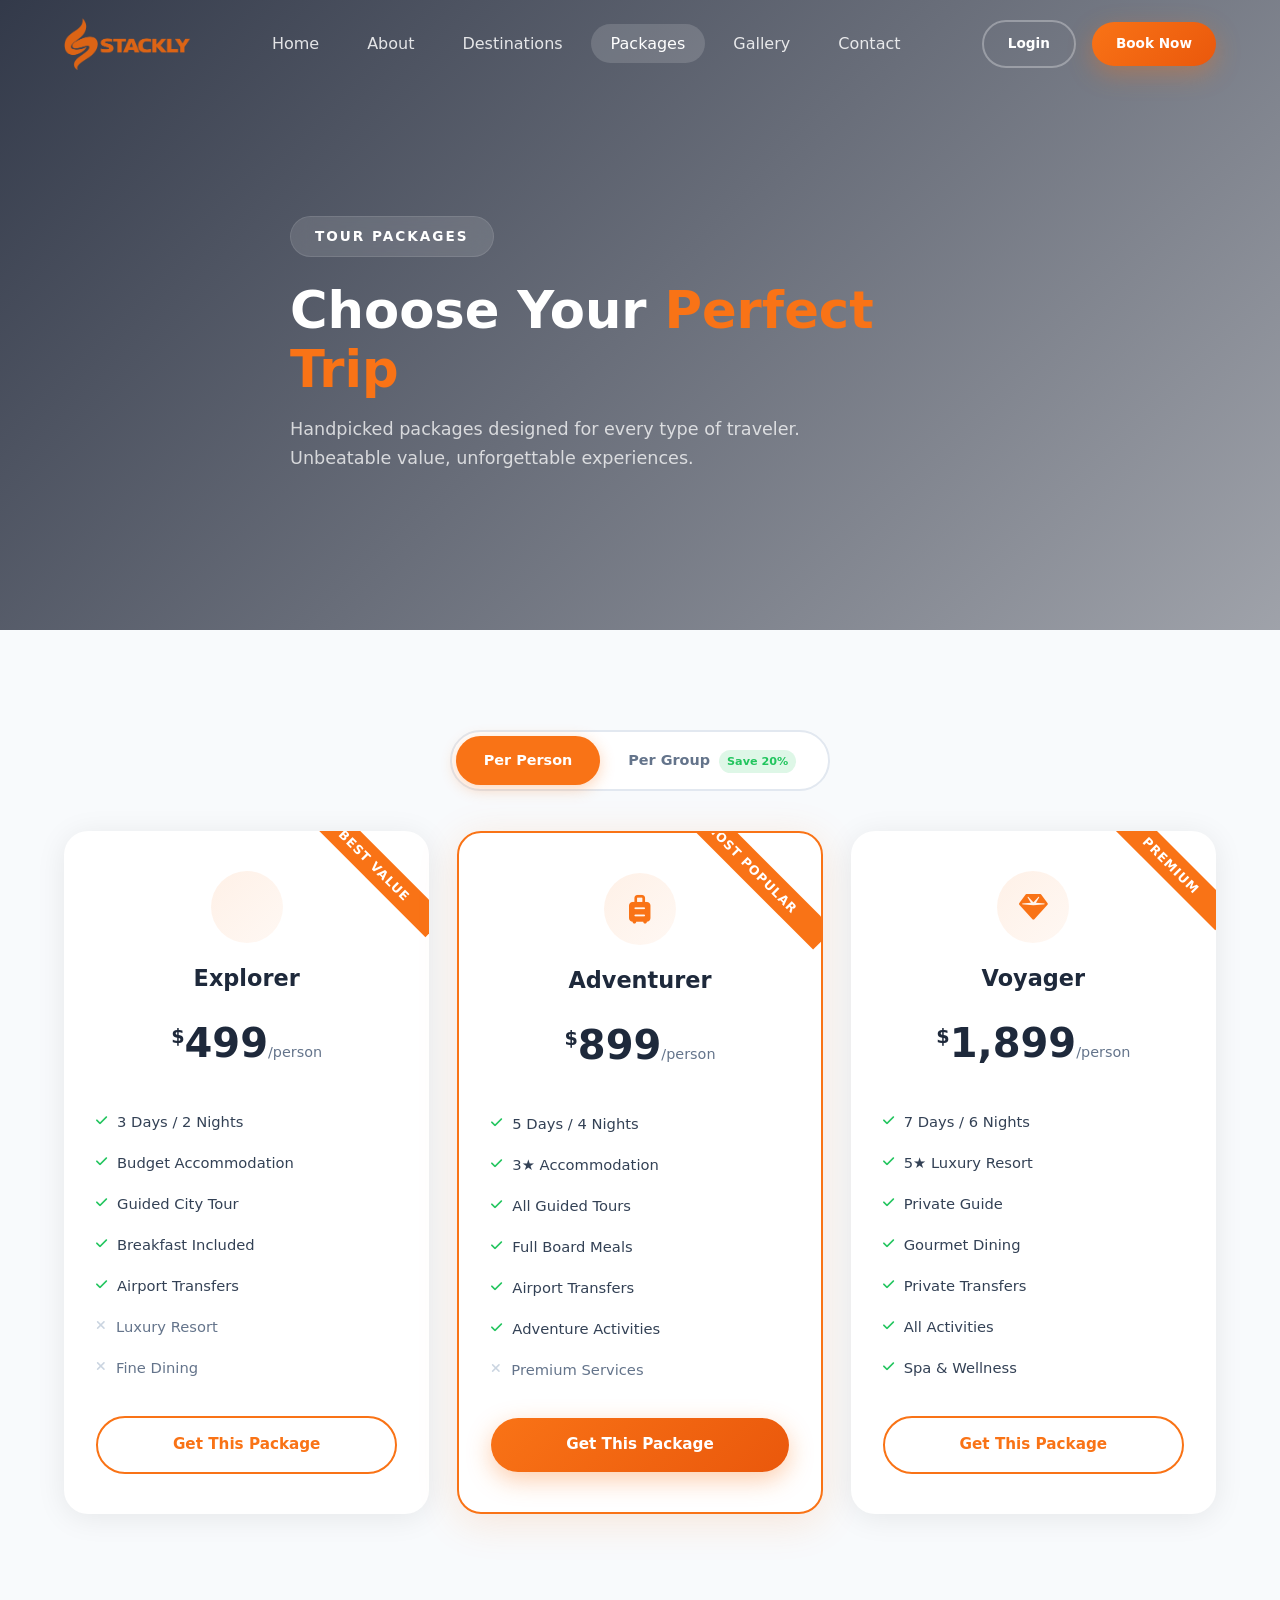
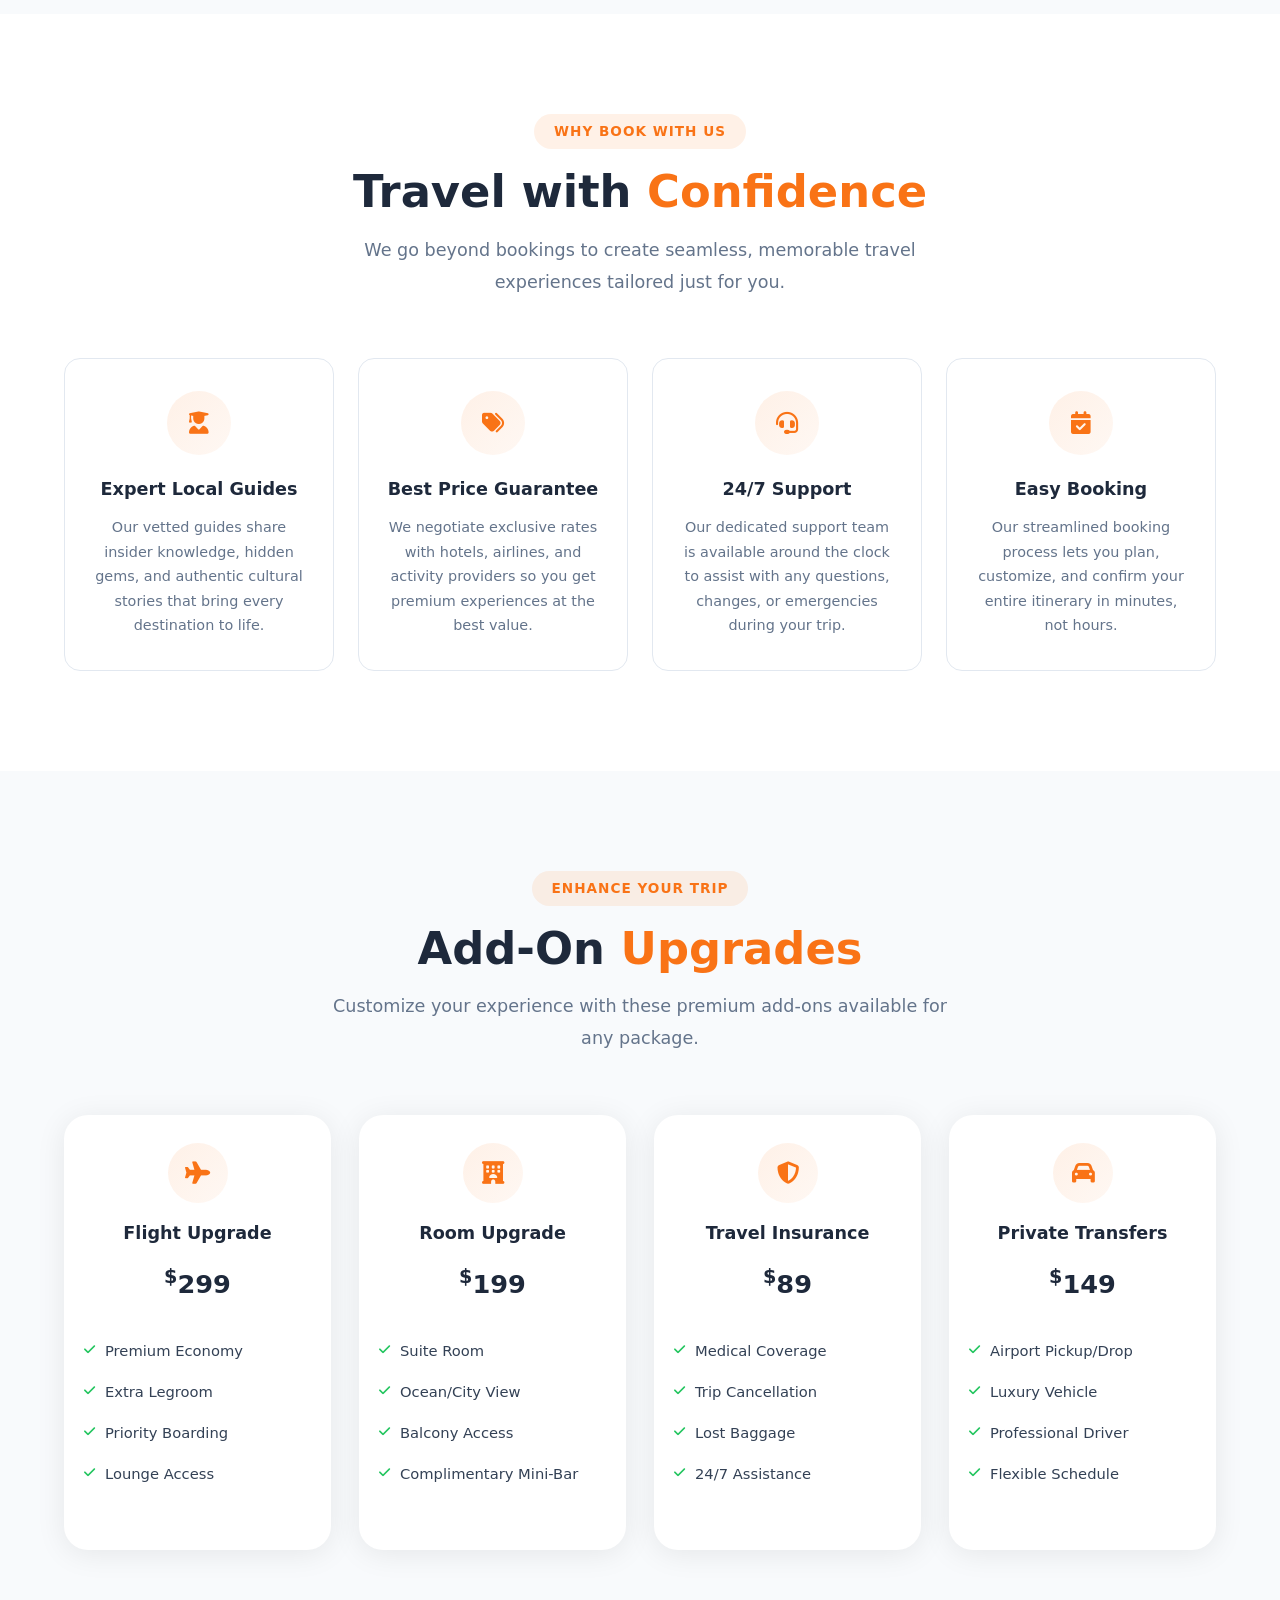
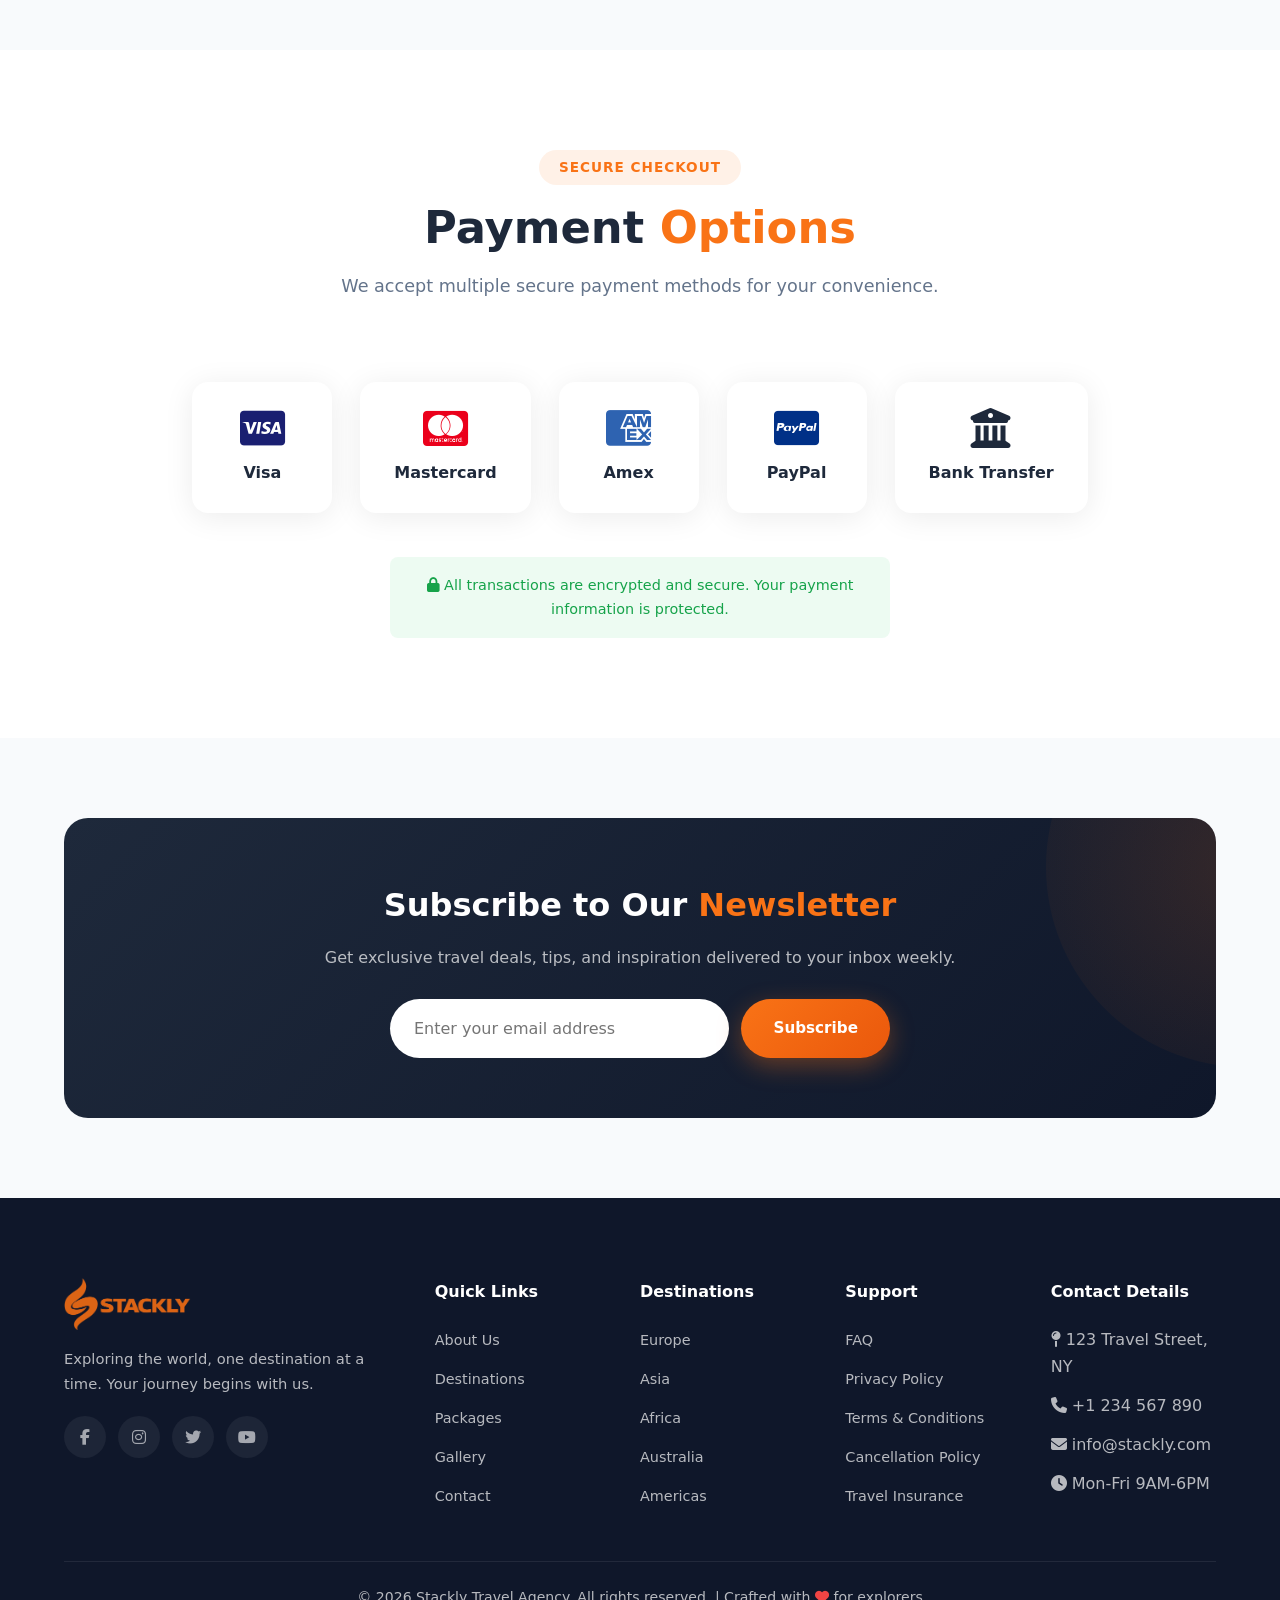
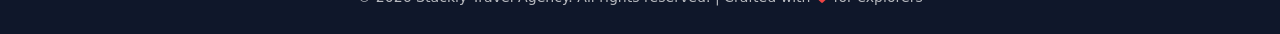
<file: packages.html>
<!DOCTYPE html>
<html lang="en">
<head>
  <meta charset="UTF-8">
  <meta name="viewport" content="width=device-width, initial-scale=1.0">
  <title>Packages - Stackly Travel</title>
  <link rel="stylesheet" href="https://cdnjs.cloudflare.com/ajax/libs/font-awesome/6.5.0/css/all.min.css">
  <link rel="stylesheet" href="assets/css/style.css">
</head>
<body>
  <div class="scroll-progress" id="scrollProgress"></div>
  <a href="#" class="back-to-top" id="backToTop"><i class="fas fa-arrow-up"></i></a>

  <header class="header" id="header">
    <div class="container">
      <a href="index.html" class="logo">
        <img src="assets/images/logo.webp" alt="Stackly" class="logo-img">
      </a>
      <nav class="nav" id="nav">
        <ul class="nav-list">
          <li><a href="index.html" class="nav-link">Home</a></li>
          <li><a href="about.html" class="nav-link">About</a></li>
          <li><a href="destinations.html" class="nav-link">Destinations</a></li>
          <li><a href="packages.html" class="nav-link active">Packages</a></li>
          <li><a href="gallery.html" class="nav-link">Gallery</a></li>
          <li><a href="contact.html" class="nav-link">Contact</a></li>
        </ul>
      </nav>
      <div class="header-actions">
        <a href="login.html" class="btn btn-outline">Login</a>
        <a href="packages.html" class="btn btn-primary">Book Now</a>
        <button class="hamburger" id="hamburger" aria-label="Toggle menu">
          <span></span><span></span><span></span>
        </button>
      </div>
    </div>
  </header>

  <section class="page-hero">
    <video class="page-hero-video" autoplay muted loop playsinline poster="">
      <source src="packages.mp4" type="video/mp4">
    </video>
    <div class="page-hero-overlay"></div>
    <div class="container page-hero-content">
      <span class="hero-badge">Tour Packages</span>
      <h1 class="page-hero-title">Choose Your <span class="accent">Perfect Trip</span></h1>
      <p class="page-hero-subtitle">Handpicked packages designed for every type of traveler. Unbeatable value, unforgettable experiences.</p>
    </div>
  </section>

  <!-- Toggle -->
  <section class="packages section">
    <div class="container">
      <div class="pkg-toggle reveal">
        <div class="toggle-group">
          <button class="toggle-btn active" data-plan="monthly">Per Person</button>
          <button class="toggle-btn" data-plan="yearly">Per Group <span class="save-badge">Save 20%</span></button>
        </div>
      </div>

      <div class="packages-grid">
        <div class="package-card reveal" data-tier="budget">
          <div class="pkg-badge">Best Value</div>
          <div class="pkg-icon"><i class="fas fa-backpack"></i></div>
          <h3 class="pkg-name">Explorer</h3>
          <div class="pkg-price">
            <span class="currency">$</span><span class="price-amount" data-person="499" data-group="399">499</span><span class="period">/person</span>
          </div>
          <ul class="pkg-features">
            <li><i class="fas fa-check"></i> 3 Days / 2 Nights</li>
            <li><i class="fas fa-check"></i> Budget Accommodation</li>
            <li><i class="fas fa-check"></i> Guided City Tour</li>
            <li><i class="fas fa-check"></i> Breakfast Included</li>
            <li><i class="fas fa-check"></i> Airport Transfers</li>
            <li class="na"><i class="fas fa-times"></i> Luxury Resort</li>
            <li class="na"><i class="fas fa-times"></i> Fine Dining</li>
          </ul>
          <a href="contact.html" class="btn btn-outline pkg-btn" style="--btn-color: var(--primary); color: var(--primary); border-color: var(--primary);">Get This Package</a>
        </div>
        <div class="package-card reveal featured" data-tier="standard">
          <div class="pkg-badge">Most Popular</div>
          <div class="pkg-icon"><i class="fas fa-suitcase-rolling"></i></div>
          <h3 class="pkg-name">Adventurer</h3>
          <div class="pkg-price">
            <span class="currency">$</span><span class="price-amount" data-person="899" data-group="719">899</span><span class="period">/person</span>
          </div>
          <ul class="pkg-features">
            <li><i class="fas fa-check"></i> 5 Days / 4 Nights</li>
            <li><i class="fas fa-check"></i> 3★ Accommodation</li>
            <li><i class="fas fa-check"></i> All Guided Tours</li>
            <li><i class="fas fa-check"></i> Full Board Meals</li>
            <li><i class="fas fa-check"></i> Airport Transfers</li>
            <li><i class="fas fa-check"></i> Adventure Activities</li>
            <li class="na"><i class="fas fa-times"></i> Premium Services</li>
          </ul>
          <a href="contact.html" class="btn btn-primary pkg-btn">Get This Package</a>
        </div>
        <div class="package-card reveal" data-tier="premium">
          <div class="pkg-badge">Premium</div>
          <div class="pkg-icon"><i class="fas fa-gem"></i></div>
          <h3 class="pkg-name">Voyager</h3>
          <div class="pkg-price">
            <span class="currency">$</span><span class="price-amount" data-person="1899" data-group="1519">1,899</span><span class="period">/person</span>
          </div>
          <ul class="pkg-features">
            <li><i class="fas fa-check"></i> 7 Days / 6 Nights</li>
            <li><i class="fas fa-check"></i> 5★ Luxury Resort</li>
            <li><i class="fas fa-check"></i> Private Guide</li>
            <li><i class="fas fa-check"></i> Gourmet Dining</li>
            <li><i class="fas fa-check"></i> Private Transfers</li>
            <li><i class="fas fa-check"></i> All Activities</li>
            <li><i class="fas fa-check"></i> Spa & Wellness</li>
          </ul>
          <a href="contact.html" class="btn btn-outline pkg-btn" style="--btn-color: var(--primary); color: var(--primary); border-color: var(--primary);">Get This Package</a>
        </div>
      </div>
    </div>
  </section>

  <!-- Why Book With Us -->
  <section class="section" id="why-us">
    <div class="container">
      <div class="section-header">
        <span class="section-tag">Why Book With Us</span>
        <h2 class="section-title">Travel with <span class="accent">Confidence</span></h2>
        <p class="section-desc">We go beyond bookings to create seamless, memorable travel experiences tailored just for you.</p>
      </div>
      <div class="services-grid">
        <div class="service-card reveal">
          <div class="service-icon"><i class="fas fa-user-graduate"></i></div>
          <h3>Expert Local Guides</h3>
          <p>Our vetted guides share insider knowledge, hidden gems, and authentic cultural stories that bring every destination to life.</p>
        </div>
        <div class="service-card reveal">
          <div class="service-icon"><i class="fas fa-tags"></i></div>
          <h3>Best Price Guarantee</h3>
          <p>We negotiate exclusive rates with hotels, airlines, and activity providers so you get premium experiences at the best value.</p>
        </div>
        <div class="service-card reveal">
          <div class="service-icon"><i class="fas fa-headset"></i></div>
          <h3>24/7 Support</h3>
          <p>Our dedicated support team is available around the clock to assist with any questions, changes, or emergencies during your trip.</p>
        </div>
        <div class="service-card reveal">
          <div class="service-icon"><i class="fas fa-calendar-check"></i></div>
          <h3>Easy Booking</h3>
          <p>Our streamlined booking process lets you plan, customize, and confirm your entire itinerary in minutes, not hours.</p>
        </div>
      </div>
    </div>
  </section>

  <!-- Add-On Upgrades -->
  <section class="section" id="upgrades" style="background: var(--bg-alt);">
    <div class="container">
      <div class="section-header">
        <span class="section-tag">Enhance Your Trip</span>
        <h2 class="section-title">Add-On <span class="accent">Upgrades</span></h2>
        <p class="section-desc">Customize your experience with these premium add-ons available for any package.</p>
      </div>
      <div class="packages-grid packages-grid--4">
        <div class="package-card reveal" style="padding: 28px 20px;">
          <div class="pkg-icon" style="width: 60px; height: 60px; font-size: 1.4rem;"><i class="fas fa-plane"></i></div>
          <h3 class="pkg-name" style="font-size: 1.1rem;">Flight Upgrade</h3>
          <div class="pkg-price" style="font-size: 1.6rem;"><span class="currency">$</span>299</div>
          <ul class="pkg-features">
            <li><i class="fas fa-check"></i> Premium Economy</li>
            <li><i class="fas fa-check"></i> Extra Legroom</li>
            <li><i class="fas fa-check"></i> Priority Boarding</li>
            <li><i class="fas fa-check"></i> Lounge Access</li>
          </ul>
        </div>
        <div class="package-card reveal" style="padding: 28px 20px;">
          <div class="pkg-icon" style="width: 60px; height: 60px; font-size: 1.4rem;"><i class="fas fa-hotel"></i></div>
          <h3 class="pkg-name" style="font-size: 1.1rem;">Room Upgrade</h3>
          <div class="pkg-price" style="font-size: 1.6rem;"><span class="currency">$</span>199</div>
          <ul class="pkg-features">
            <li><i class="fas fa-check"></i> Suite Room</li>
            <li><i class="fas fa-check"></i> Ocean/City View</li>
            <li><i class="fas fa-check"></i> Balcony Access</li>
            <li><i class="fas fa-check"></i> Complimentary Mini-Bar</li>
          </ul>
        </div>
        <div class="package-card reveal" style="padding: 28px 20px;">
          <div class="pkg-icon" style="width: 60px; height: 60px; font-size: 1.4rem;"><i class="fas fa-shield-alt"></i></div>
          <h3 class="pkg-name" style="font-size: 1.1rem;">Travel Insurance</h3>
          <div class="pkg-price" style="font-size: 1.6rem;"><span class="currency">$</span>89</div>
          <ul class="pkg-features">
            <li><i class="fas fa-check"></i> Medical Coverage</li>
            <li><i class="fas fa-check"></i> Trip Cancellation</li>
            <li><i class="fas fa-check"></i> Lost Baggage</li>
            <li><i class="fas fa-check"></i> 24/7 Assistance</li>
          </ul>
        </div>
        <div class="package-card reveal" style="padding: 28px 20px;">
          <div class="pkg-icon" style="width: 60px; height: 60px; font-size: 1.4rem;"><i class="fas fa-car"></i></div>
          <h3 class="pkg-name" style="font-size: 1.1rem;">Private Transfers</h3>
          <div class="pkg-price" style="font-size: 1.6rem;"><span class="currency">$</span>149</div>
          <ul class="pkg-features">
            <li><i class="fas fa-check"></i> Airport Pickup/Drop</li>
            <li><i class="fas fa-check"></i> Luxury Vehicle</li>
            <li><i class="fas fa-check"></i> Professional Driver</li>
            <li><i class="fas fa-check"></i> Flexible Schedule</li>
          </ul>
        </div>
      </div>
    </div>
  </section>

  <!-- Payment Options -->
  <section class="section" id="payment">
    <div class="container">
      <div class="section-header">
        <span class="section-tag">Secure Checkout</span>
        <h2 class="section-title">Payment <span class="accent">Options</span></h2>
        <p class="section-desc">We accept multiple secure payment methods for your convenience.</p>
      </div>
      <div style="display: flex; justify-content: center; align-items: center; gap: 28px; flex-wrap: wrap; padding: 20px 0;">
        <div class="payment-item reveal">
          <i class="fab fa-cc-visa" style="color: #1a1f71;"></i>
          <p>Visa</p>
        </div>
        <div class="payment-item reveal">
          <i class="fab fa-cc-mastercard" style="color: #eb001b;"></i>
          <p>Mastercard</p>
        </div>
        <div class="payment-item reveal">
          <i class="fab fa-cc-amex" style="color: #2e63b1;"></i>
          <p>Amex</p>
        </div>
        <div class="payment-item reveal">
          <i class="fab fa-cc-paypal" style="color: #003087;"></i>
          <p>PayPal</p>
        </div>
        <div class="payment-item reveal">
          <i class="fas fa-university" style="color: var(--secondary);"></i>
          <p>Bank Transfer</p>
        </div>
      </div>
      <div style="text-align: center; margin-top: 24px; padding: 16px; background: rgba(34,197,94,0.08); border-radius: var(--radius-sm); max-width: 500px; margin-left: auto; margin-right: auto;">
        <p style="font-size: 0.9rem; color: #16a34a;"><i class="fas fa-lock"></i> All transactions are encrypted and secure. Your payment information is protected.</p>
      </div>
    </div>
  </section>

  <!-- Newsletter -->
  <section class="newsletter">
    <div class="container">
      <div class="newsletter-box reveal">
        <h2>Subscribe to Our <span class="accent">Newsletter</span></h2>
        <p>Get exclusive travel deals, tips, and inspiration delivered to your inbox weekly.</p>
        <form class="newsletter-form" id="newsletterForm">
          <input type="email" placeholder="Enter your email address" required>
          <button type="submit" class="btn btn-primary">Subscribe</button>
        </form>
      </div>
    </div>
  </section>

  <footer class="footer">
    <div class="container">
      <div class="footer-grid">
        <div class="footer-brand">
          <a href="index.html" class="logo">
            <img src="assets/images/logo.webp" alt="Stackly" class="logo-img">
          </a>
          <p>Exploring the world, one destination at a time. Your journey begins with us.</p>
          <div class="footer-social">
            <a href="404.html" aria-label="Facebook"><i class="fab fa-facebook-f"></i></a>
            <a href="404.html" aria-label="Instagram"><i class="fab fa-instagram"></i></a>
            <a href="404.html" aria-label="Twitter"><i class="fab fa-twitter"></i></a>
            <a href="404.html" aria-label="YouTube"><i class="fab fa-youtube"></i></a>
          </div>
        </div>
        <div class="footer-links">
          <h4>Quick Links</h4>
          <ul>
            <li><a href="about.html">About Us</a></li>
            <li><a href="destinations.html">Destinations</a></li>
            <li><a href="packages.html">Packages</a></li>
            <li><a href="gallery.html">Gallery</a></li>
            <li><a href="contact.html">Contact</a></li>
          </ul>
        </div>
        <div class="footer-links">
          <h4>Destinations</h4>
          <ul>
            <li><a href="destinations.html">Europe</a></li>
            <li><a href="destinations.html">Asia</a></li>
            <li><a href="destinations.html">Africa</a></li>
            <li><a href="destinations.html">Australia</a></li>
            <li><a href="destinations.html">Americas</a></li>
          </ul>
        </div>
        <div class="footer-links">
          <h4>Support</h4>
          <ul>
            <li><a href="contact.html#faq">FAQ</a></li>
            <li><a href="404.html">Privacy Policy</a></li>
            <li><a href="404.html">Terms & Conditions</a></li>
            <li><a href="404.html">Cancellation Policy</a></li>
            <li><a href="404.html">Travel Insurance</a></li>
          </ul>
        </div>
        <div class="footer-links">
          <h4>Contact Details</h4>
          <ul>
            <li><i class="fas fa-map-pin"></i> 123 Travel Street, NY</li>
            <li><i class="fas fa-phone"></i> +1 234 567 890</li>
            <li><i class="fas fa-envelope"></i> info@stackly.com</li>
            <li><i class="fas fa-clock"></i> Mon-Fri 9AM-6PM</li>
          </ul>
        </div>
      </div>
      <div class="footer-bottom">
        <p>&copy; 2026 Stackly Travel Agency. All rights reserved. | Crafted with <i class="fas fa-heart"></i> for explorers</p>
      </div>
    </div>
  </footer>

  <script src="assets/js/main.js"></script>
</body>
</html>
</file>
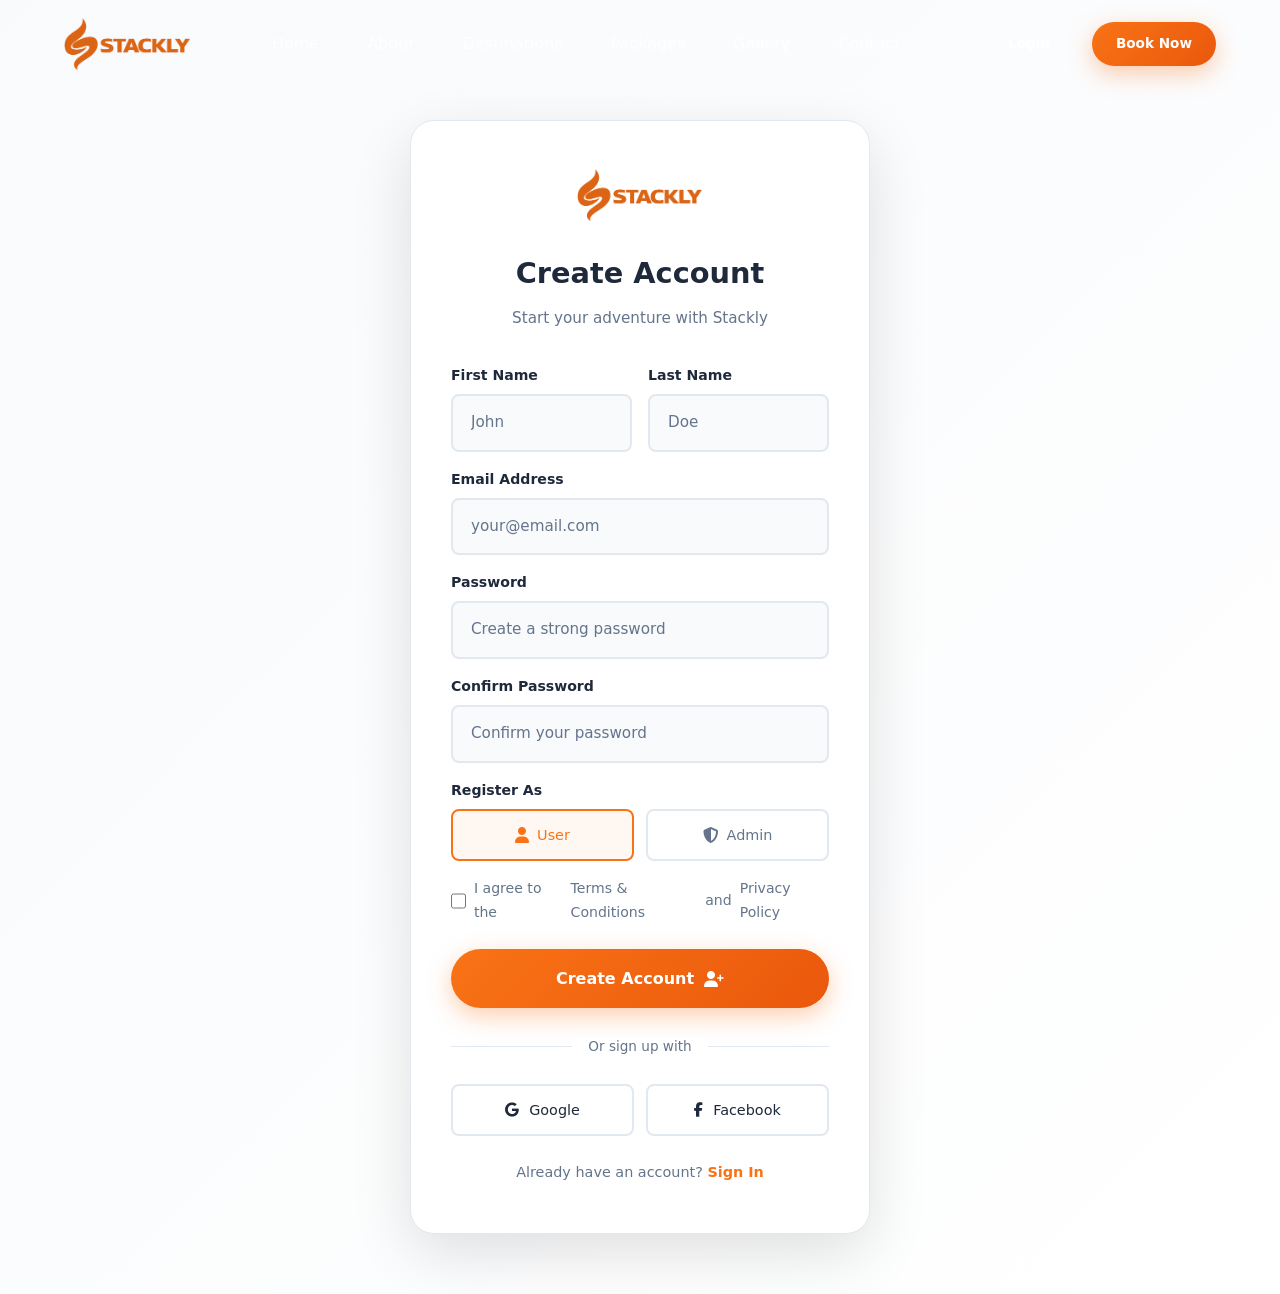
<file: signup.html>
<!DOCTYPE html>
<html lang="en">
<head>
  <meta charset="UTF-8">
  <meta name="viewport" content="width=device-width, initial-scale=1.0">
  <title>Sign Up - Stackly Travel</title>
  <link rel="stylesheet" href="https://cdnjs.cloudflare.com/ajax/libs/font-awesome/6.5.0/css/all.min.css">
  <link rel="stylesheet" href="assets/css/style.css">
</head>
<body>
  <div class="scroll-progress" id="scrollProgress"></div>
  <a href="#" class="back-to-top" id="backToTop"><i class="fas fa-arrow-up"></i></a>

  <header class="header scrolled" id="header">
    <div class="container">
      <a href="index.html" class="logo">
        <img src="assets/images/logo.webp" alt="Stackly" class="logo-img">
      </a>
      <nav class="nav" id="nav">
        <ul class="nav-list">
          <li><a href="index.html" class="nav-link">Home</a></li>
          <li><a href="about.html" class="nav-link">About</a></li>
          <li><a href="destinations.html" class="nav-link">Destinations</a></li>
          <li><a href="packages.html" class="nav-link">Packages</a></li>
          <li><a href="gallery.html" class="nav-link">Gallery</a></li>
          <li><a href="contact.html" class="nav-link">Contact</a></li>
        </ul>
      </nav>
      <div class="header-actions">
        <a href="login.html" class="btn btn-outline">Login</a>
        <a href="packages.html" class="btn btn-primary">Book Now</a>
        <button class="hamburger" id="hamburger" aria-label="Toggle menu">
          <span></span><span></span><span></span>
        </button>
      </div>
    </div>
  </header>

  <section class="auth-section">
    <div class="auth-container">
      <div class="auth-box">
        <div class="auth-header">
          <a href="index.html" class="auth-logo">
            <img src="assets/images/logo.webp" alt="Stackly" class="logo-img">
          </a>
          <h2>Create Account</h2>
          <p>Start your adventure with Stackly</p>
        </div>
        <form class="auth-form" id="signupForm">
          <div class="form-row">
            <div class="form-group">
              <label class="form-label">First Name</label>
              <input type="text" class="form-control" placeholder="John" pattern="[A-Za-z]+" title="Only alphabetic characters allowed" required>
            </div>
            <div class="form-group">
              <label class="form-label">Last Name</label>
              <input type="text" class="form-control" placeholder="Doe" pattern="[A-Za-z]+" title="Only alphabetic characters allowed" required>
            </div>
          </div>
          <div class="form-group">
            <label class="form-label">Email Address</label>
            <input type="email" class="form-control" placeholder="your@email.com" pattern="[^\s@]+@[^\s@]+\.[^\s@]+" title="Please enter a valid email (e.g., abc@gmail.com)" required>
          </div>
          <div class="form-group">
            <label class="form-label">Password</label>
            <input type="password" class="form-control" placeholder="Create a strong password" pattern="(?=.*[a-z])(?=.*[A-Z])(?=.*\d)(?=.*[!@#$%^&*_]).+" title="Must contain at least one uppercase, one lowercase, one number, and one special character" required>
          </div>
          <div class="form-group">
            <label class="form-label">Confirm Password</label>
            <input type="password" class="form-control" placeholder="Confirm your password" required>
          </div>
          <div class="form-group">
            <label class="form-label">Register As</label>
            <div class="role-toggle">
              <label class="role-option">
                <input type="radio" name="role" value="user" checked>
                <span class="role-label"><i class="fas fa-user"></i> User</span>
              </label>
              <label class="role-option">
                <input type="radio" name="role" value="admin">
                <span class="role-label"><i class="fas fa-shield-alt"></i> Admin</span>
              </label>
            </div>
          </div>
          <div class="form-options">
            <label class="checkbox-label">
              <input type="checkbox" required> I agree to the <a href="404.html">Terms & Conditions</a> and <a href="404.html">Privacy Policy</a>
            </label>
          </div>
          <button type="submit" class="btn btn-primary btn-large btn-submit">
            <span>Create Account</span>
            <i class="fas fa-user-plus"></i>
          </button>
        </form>
        <div class="auth-divider"><span>Or sign up with</span></div>
        <div class="auth-social">
          <a href="404.html" class="social-btn google"><i class="fab fa-google"></i> Google</a>
          <a href="404.html" class="social-btn facebook"><i class="fab fa-facebook-f"></i> Facebook</a>
        </div>
        <p class="auth-footer-text">Already have an account? <a href="login.html">Sign In</a></p>
      </div>
    </div>
  </section>

  <script src="assets/js/main.js"></script>
</body>
</html>
</file>
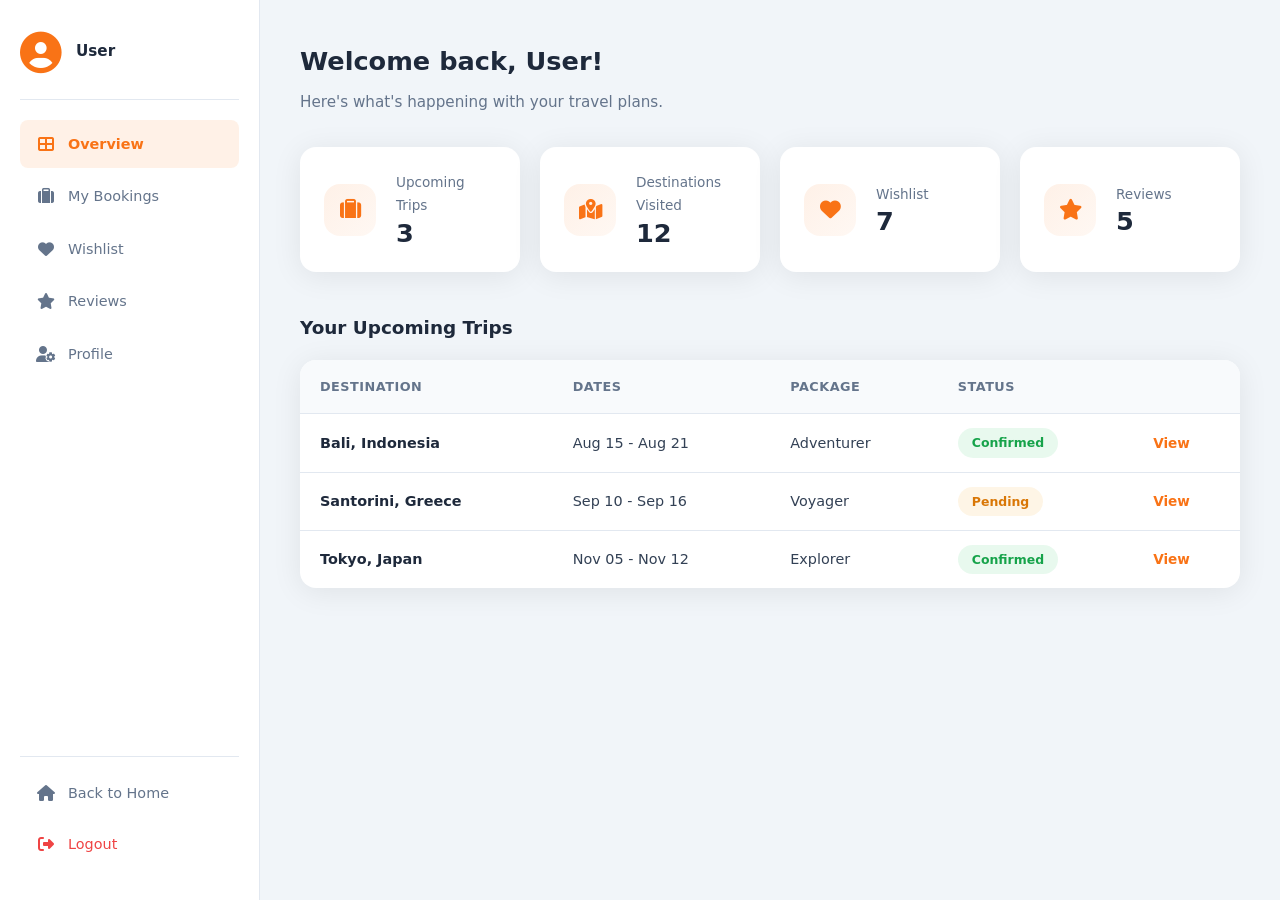
<file: user-dashboard.html>
<!DOCTYPE html>
<html lang="en">
<head>
  <meta charset="UTF-8">
  <meta name="viewport" content="width=device-width, initial-scale=1.0">
  <title>My Dashboard - Stackly</title>
  <link rel="stylesheet" href="https://cdnjs.cloudflare.com/ajax/libs/font-awesome/6.5.0/css/all.min.css">
  <link rel="stylesheet" href="assets/css/style.css">
</head>
<body class="dashboard-body">
  <div class="scroll-progress" id="scrollProgress"></div>

  <div class="dash-wrapper">
    <button class="dash-hamburger" id="dashHamburger" aria-label="Toggle sidebar">
      <span></span><span></span><span></span>
    </button>
    <aside class="dash-sidebar" id="dashSidebar">
      <div class="sidebar-user">
        <div class="sidebar-user-icon"><i class="fas fa-user-circle"></i></div>
        <div>
          <h4>Sarah Johnson</h4>
          <span>sarah.j@email.com</span>
        </div>
      </div>
      <nav class="sidebar-nav">
        <a href="#overview" class="sidebar-link active" data-tab="overview"><i class="fas fa-th-large"></i> Overview</a>
        <a href="#bookings" class="sidebar-link" data-tab="bookings"><i class="fas fa-suitcase"></i> My Bookings</a>
        <a href="#wishlist" class="sidebar-link" data-tab="wishlist"><i class="fas fa-heart"></i> Wishlist</a>
        <a href="#reviews" class="sidebar-link" data-tab="reviews"><i class="fas fa-star"></i> Reviews</a>
        <a href="#profile" class="sidebar-link" data-tab="profile"><i class="fas fa-user-cog"></i> Profile</a>
      </nav>
      <div class="sidebar-footer">
        <a href="index.html" class="sidebar-link home-link"><i class="fas fa-home"></i> Back to Home</a>
        <a href="login.html" class="sidebar-link logout-link"><i class="fas fa-sign-out-alt"></i> Logout</a>
      </div>
    </aside>

    <main class="dash-main">
      <!-- Overview Tab -->
      <section class="dash-tab active" id="tab-overview">
        <div class="dash-header">
          <h2>Welcome back, Sarah!</h2>
          <p>Here's what's happening with your travel plans.</p>
        </div>
        <div class="dash-cards">
          <div class="dash-card">
            <div class="dash-card-icon"><i class="fas fa-suitcase"></i></div>
            <div class="dash-card-info">
              <span class="dash-card-label">Upcoming Trips</span>
              <span class="dash-card-value">3</span>
            </div>
          </div>
          <div class="dash-card">
            <div class="dash-card-icon"><i class="fas fa-map-marked-alt"></i></div>
            <div class="dash-card-info">
              <span class="dash-card-label">Destinations Visited</span>
              <span class="dash-card-value">12</span>
            </div>
          </div>
          <div class="dash-card">
            <div class="dash-card-icon"><i class="fas fa-heart"></i></div>
            <div class="dash-card-info">
              <span class="dash-card-label">Wishlist</span>
              <span class="dash-card-value">7</span>
            </div>
          </div>
          <div class="dash-card">
            <div class="dash-card-icon"><i class="fas fa-star"></i></div>
            <div class="dash-card-info">
              <span class="dash-card-label">Reviews</span>
              <span class="dash-card-value">5</span>
            </div>
          </div>
        </div>

        <div class="dash-section-title">
          <h3>Your Upcoming Trips</h3>
        </div>
        <div class="dash-table-wrapper">
          <table class="dash-table">
            <thead>
              <tr>
                <th>Destination</th>
                <th>Dates</th>
                <th>Package</th>
                <th>Status</th>
                <th></th>
              </tr>
            </thead>
            <tbody>
              <tr>
                <td><span class="dest-highlight">Bali, Indonesia</span></td>
                <td>Aug 15 - Aug 21</td>
                <td>Adventurer</td>
                <td><span class="status-badge confirmed">Confirmed</span></td>
                <td><a href="#" class="view-link">View</a></td>
              </tr>
              <tr>
                <td><span class="dest-highlight">Santorini, Greece</span></td>
                <td>Sep 10 - Sep 16</td>
                <td>Voyager</td>
                <td><span class="status-badge pending">Pending</span></td>
                <td><a href="#" class="view-link">View</a></td>
              </tr>
              <tr>
                <td><span class="dest-highlight">Tokyo, Japan</span></td>
                <td>Nov 05 - Nov 12</td>
                <td>Explorer</td>
                <td><span class="status-badge confirmed">Confirmed</span></td>
                <td><a href="#" class="view-link">View</a></td>
              </tr>
            </tbody>
          </table>
        </div>
      </section>

      <!-- Bookings Tab -->
      <section class="dash-tab" id="tab-bookings">
        <div class="dash-header">
          <h2>My Bookings</h2>
          <p>View and manage all your travel bookings.</p>
        </div>
        <div class="dash-table-wrapper">
          <table class="dash-table">
            <thead>
              <tr>
                <th>Booking ID</th>
                <th>Destination</th>
                <th>Date</th>
                <th>Amount</th>
                <th>Status</th>
                <th></th>
              </tr>
            </thead>
            <tbody>
              <tr><td>#WB-2451</td><td>Bali, Indonesia</td><td>Aug 15 - Aug 21</td><td>$899</td><td><span class="status-badge confirmed">Confirmed</span></td><td><a href="#" class="view-link">Details</a></td></tr>
              <tr><td>#WB-2452</td><td>Santorini, Greece</td><td>Sep 10 - Sep 16</td><td>$1,199</td><td><span class="status-badge pending">Pending</span></td><td><a href="#" class="view-link">Details</a></td></tr>
              <tr><td>#WB-2453</td><td>Tokyo, Japan</td><td>Nov 05 - Nov 12</td><td>$1,499</td><td><span class="status-badge confirmed">Confirmed</span></td><td><a href="#" class="view-link">Details</a></td></tr>
              <tr><td>#WB-2454</td><td>Paris, France</td><td>Dec 20 - Dec 25</td><td>$1,299</td><td><span class="status-badge cancelled">Cancelled</span></td><td><a href="#" class="view-link">Details</a></td></tr>
            </tbody>
          </table>
        </div>
      </section>

      <!-- Wishlist Tab -->
      <section class="dash-tab" id="tab-wishlist">
        <div class="dash-header">
          <h2>My Wishlist</h2>
          <p>Destinations you've saved for later.</p>
        </div>
        <div class="dash-grid-2col">
          <div class="dash-wishlist-card">
            <img src="assets/images/maldives.webp" alt="Maldives">
            <div class="dash-wishlist-info">
              <h4>Maldives</h4>
              <p>From $1,599</p>
              <a href="packages.html" class="btn btn-primary" style="padding: 8px 20px; font-size: 0.85rem;">Book Now</a>
            </div>
          </div>
          <div class="dash-wishlist-card">
            <img src="assets/images/sydney.webp" alt="Sydney">
            <div class="dash-wishlist-info">
              <h4>Sydney, Australia</h4>
              <p>From $1,699</p>
              <a href="packages.html" class="btn btn-primary" style="padding: 8px 20px; font-size: 0.85rem;">Book Now</a>
            </div>
          </div>
          <div class="dash-wishlist-card">
            <img src="assets/images/santorini.webp" alt="Santorini">
            <div class="dash-wishlist-info">
              <h4>Santorini, Greece</h4>
              <p>From $1,199</p>
              <a href="packages.html" class="btn btn-primary" style="padding: 8px 20px; font-size: 0.85rem;">Book Now</a>
            </div>
          </div>
        </div>
      </section>

      <!-- Reviews Tab -->
      <section class="dash-tab" id="tab-reviews">
        <div class="dash-header">
          <h2>My Reviews</h2>
          <p>Share your travel experiences.</p>
        </div>
        <div class="dash-reviews">
          <div class="dash-review-card">
            <div class="review-header">
              <div>
                <h4>Bali, Indonesia</h4>
                <div class="review-stars"><i class="fas fa-star"></i><i class="fas fa-star"></i><i class="fas fa-star"></i><i class="fas fa-star"></i><i class="fas fa-star"></i></div>
              </div>
              <span class="review-date">Jun 2026</span>
            </div>
            <p>Absolutely incredible experience! The guides were knowledgeable and the itinerary was perfectly paced.</p>
          </div>
          <div class="dash-review-card">
            <div class="review-header">
              <div>
                <h4>Paris, France</h4>
                <div class="review-stars"><i class="fas fa-star"></i><i class="fas fa-star"></i><i class="fas fa-star"></i><i class="fas fa-star"></i><i class="fas fa-star"></i></div>
              </div>
              <span class="review-date">Mar 2026</span>
            </div>
            <p>Magical trip! The Eiffel Tower dinner was unforgettable. Everything was perfectly organized.</p>
          </div>
        </div>
      </section>

      <!-- Profile Tab -->
      <section class="dash-tab" id="tab-profile">
        <div class="dash-header">
          <h2>My Profile</h2>
          <p>Manage your personal information.</p>
        </div>
        <div class="profile-form-wrapper">

          <form class="profile-form">
            <div class="form-row">
              <div class="form-group">
                <label class="form-label">First Name</label>
                <input type="text" class="form-control" value="Sarah">
              </div>
              <div class="form-group">
                <label class="form-label">Last Name</label>
                <input type="text" class="form-control" value="Johnson">
              </div>
            </div>
            <div class="form-group">
              <label class="form-label">Email</label>
              <input type="email" class="form-control" value="sarah.j@email.com">
            </div>
            <div class="form-group">
              <label class="form-label">Phone</label>
              <input type="tel" class="form-control" value="+1 (555) 987-6543">
            </div>
            <button type="submit" class="btn btn-primary">Save Changes</button>
          </form>
        </div>
      </section>
    </main>
  </div>

  <script src="assets/js/main.js"></script>
</body>
</html>
</file>
<file: assets/css/style.css>
/* ===== CSS Variables ===== */
:root {
  --primary: #f97316;
  --primary-dark: #ea580c;
  --primary-light: #fb923c;
  --secondary: #1e293b;
  --accent: #f59e0b;
  --text: #334155;
  --text-light: #64748b;
  --bg: #ffffff;
  --bg-alt: #f8fafc;
  --dark: #0f172a;
  --border: #e2e8f0;
  --shadow: 0 4px 30px rgba(0,0,0,0.08);
  --shadow-lg: 0 20px 60px rgba(0,0,0,0.12);
  --radius: 16px;
  --radius-sm: 8px;
  --radius-lg: 24px;
  --transition: 0.35s cubic-bezier(0.4, 0, 0.2, 1);
  --font: 'Segoe UI', system-ui, -apple-system, sans-serif;
}

/* ===== Reset & Base ===== */
*, *::before, *::after { margin: 0; padding: 0; box-sizing: border-box; }

html {
  scroll-behavior: smooth;
  scroll-padding-top: 80px;
}

body {
  font-family: var(--font);
  color: var(--text);
  background: var(--bg);
  line-height: 1.7;
  overflow-x: hidden;
  -webkit-font-smoothing: antialiased;
}

a { text-decoration: none; color: inherit; }
ul { list-style: none; }
img { max-width: 100%; height: auto; display: block; }
button { cursor: pointer; border: none; background: none; font: inherit; }
input, textarea, select { font: inherit; }

.container {
  max-width: 1200px;
  margin: 0 auto;
  padding: 0 24px;
}

.section {
  padding: 100px 0;
}

.section-header {
  text-align: center;
  max-width: 650px;
  margin: 0 auto 60px;
}

.section-tag {
  display: inline-block;
  background: rgba(249, 115, 22, 0.1);
  color: var(--primary);
  padding: 6px 20px;
  border-radius: 50px;
  font-size: 0.85rem;
  font-weight: 600;
  letter-spacing: 1px;
  text-transform: uppercase;
  margin-bottom: 16px;
}

.section-title {
  font-size: clamp(2rem, 4vw, 2.8rem);
  color: var(--secondary);
  font-weight: 800;
  line-height: 1.2;
  margin-bottom: 16px;
}

.section-desc {
  color: var(--text-light);
  font-size: 1.1rem;
  line-height: 1.8;
}

.accent { color: var(--primary); }

/* ===== Buttons ===== */
.btn {
  display: inline-flex;
  align-items: center;
  gap: 10px;
  padding: 14px 32px;
  border-radius: 50px;
  font-weight: 600;
  font-size: 0.95rem;
  transition: var(--transition);
  position: relative;
  overflow: hidden;
}

.btn-primary {
  background: linear-gradient(135deg, var(--primary), var(--primary-dark));
  color: #fff;
  box-shadow: 0 8px 25px rgba(249, 115, 22, 0.35);
}
.btn-primary:hover {
  transform: translateY(-3px);
  box-shadow: 0 12px 35px rgba(249, 115, 22, 0.45);
}

.btn-outline {
  border: 2px solid rgba(255,255,255,0.3);
  color: #fff;
  background: transparent;
}
.btn-outline:hover {
  border-color: var(--primary);
  background: var(--primary);
  transform: translateY(-3px);
}

.btn-large { padding: 16px 40px; font-size: 1.05rem; }

/* ===== Scroll Progress ===== */
.scroll-progress {
  position: fixed;
  top: 0; left: 0;
  height: 3px;
  background: linear-gradient(90deg, var(--primary), var(--accent));
  z-index: 9999;
  width: 0;
  transition: width 0.1s;
}

/* ===== Back to Top ===== */
.back-to-top {
  position: fixed;
  bottom: 30px;
  right: 30px;
  width: 48px;
  height: 48px;
  background: var(--primary);
  color: #fff;
  border-radius: 50%;
  display: flex;
  align-items: center;
  justify-content: center;
  font-size: 1.2rem;
  z-index: 999;
  opacity: 0;
  visibility: hidden;
  transform: translateY(20px);
  transition: var(--transition);
  box-shadow: 0 8px 25px rgba(249, 115, 22, 0.4);
}
.back-to-top.visible {
  opacity: 1;
  visibility: visible;
  transform: translateY(0);
}
.back-to-top:hover {
  transform: translateY(-4px);
  background: var(--primary-dark);
}

/* ===== Header ===== */
.header {
  position: fixed;
  top: 0; left: 0; right: 0;
  z-index: 9998;
  padding: 18px 0;
  transition: var(--transition);
}
.header.scrolled {
  background: rgba(255,255,255,0.95);
  backdrop-filter: blur(20px);
  box-shadow: var(--shadow);
  padding: 10px 0;
}
.header .container {
  display: flex;
  align-items: center;
  justify-content: space-between;
}

.logo {
  display: flex;
  align-items: center;
  gap: 10px;
  font-size: 1.5rem;
  font-weight: 800;
  color: var(--secondary);
}
.logo-img {
  height: 52px;
  width: auto;
  display: block;
  filter: brightness(0) saturate(100%) invert(37%) sepia(93%) saturate(747%) hue-rotate(350deg) brightness(101%) contrast(96%);
}

.nav-list {
  display: flex;
  gap: 8px;
}
.nav-link {
  padding: 10px 20px;
  font-size: 1rem;
  font-weight: 500;
  color: rgba(255,255,255,0.85);
  border-radius: 50px;
  transition: var(--transition);
  position: relative;
}
.nav-link:hover {
  color: var(--primary) !important;
  background: rgba(255,255,255,0.15);
}
.nav-link.active {
  color: #fff;
  background: rgba(255,255,255,0.15);
}
.header.scrolled .nav-link {
  color: var(--text-light);
}
.header.scrolled .nav-link:hover,
.header.scrolled .nav-link.active {
  color: var(--primary);
  background: rgba(249, 115, 22, 0.08);
}

.header-actions {
  display: flex;
  align-items: center;
  gap: 16px;
}
.header-actions .btn {
  padding: 10px 24px;
  font-size: 0.85rem;
}

.header:not(.scrolled) .hamburger span {
  background: #fff;
}
.header.scrolled .header-actions .btn-outline {
  color: var(--primary);
  border-color: var(--primary);
}

/* ===== Page Hero (inner pages) ===== */
.page-hero {
  position: relative;
  min-height: 70vh;
  display: flex;
  align-items: center;
  overflow: hidden;
}
.page-hero-bg {
  position: absolute;
  inset: 0;
  background-size: cover;
  background-position: center;
}
.page-hero-video {
  position: absolute;
  inset: 0;
  width: 100%;
  height: 100%;
  object-fit: cover;
}
.page-hero-overlay {
  position: absolute;
  inset: 0;
  background: linear-gradient(135deg, rgba(15,23,42,0.85), rgba(15,23,42,0.4));
  z-index: 1;
}
.page-hero-content {
  position: relative;
  z-index: 2;
  max-width: 700px;
  padding: 140px 0 80px;
}
.page-hero-title {
  font-size: clamp(2rem, 5vw, 3.2rem);
  font-weight: 900;
  color: #fff;
  line-height: 1.15;
  margin-bottom: 16px;
  animation: fadeInUp 0.8s 0.3s backwards;
}
.page-hero-subtitle {
  font-size: 1.1rem;
  color: rgba(255,255,255,0.75);
  max-width: 550px;
  line-height: 1.7;
  animation: fadeInUp 0.8s 0.4s backwards;
}

/* ===== Mission / Vision ===== */
.mission {
  background: var(--bg-alt);
}
.mission-grid {
  display: grid;
  grid-template-columns: repeat(3, 1fr);
  gap: 28px;
}
.mission-card {
  background: #fff;
  padding: 40px 32px;
  border-radius: var(--radius-lg);
  text-align: center;
  box-shadow: var(--shadow);
  transition: var(--transition);
  border: 2px solid transparent;
}
.mission-card:hover {
  transform: translateY(-6px);
  box-shadow: var(--shadow-lg);
  border-color: var(--primary);
}
.mission-icon {
  width: 64px;
  height: 64px;
  margin: 0 auto 20px;
  background: linear-gradient(135deg, rgba(249,115,22,0.1), rgba(249,115,22,0.05));
  border-radius: 50%;
  display: flex;
  align-items: center;
  justify-content: center;
  font-size: 1.5rem;
  color: var(--primary);
  transition: var(--transition);
}
.mission-card:hover .mission-icon {
  background: var(--primary);
  color: #fff;
}
.mission-card h3 {
  font-size: 1.2rem;
  color: var(--secondary);
  margin-bottom: 12px;
}
.mission-card p {
  font-size: 0.92rem;
  color: var(--text-light);
  line-height: 1.7;
}

/* ===== Services ===== */
.services {
  background: var(--bg);
}
.services-grid {
  display: grid;
  grid-template-columns: repeat(4, 1fr);
  gap: 24px;
}
.services-grid--3 { grid-template-columns: repeat(3, 1fr); }
.services-grid--2 { grid-template-columns: repeat(2, 1fr); }
.service-card {
  background: #fff;
  border: 1px solid var(--border);
  border-radius: var(--radius);
  padding: 32px 24px;
  text-align: center;
  transition: var(--transition);
}
.service-card:hover {
  transform: translateY(-8px);
  box-shadow: var(--shadow-lg);
  border-color: var(--primary);
}
.service-icon {
  width: 64px;
  height: 64px;
  margin: 0 auto 20px;
  background: linear-gradient(135deg, rgba(249,115,22,0.1), rgba(249,115,22,0.05));
  border-radius: 50%;
  display: flex;
  align-items: center;
  justify-content: center;
  font-size: 1.4rem;
  color: var(--primary);
  transition: var(--transition);
}
.service-card:hover .service-icon {
  background: var(--primary);
  color: #fff;
}
.service-card h3 {
  font-size: 1.1rem;
  color: var(--secondary);
  margin-bottom: 10px;
}
.service-card p {
  font-size: 0.9rem;
  color: var(--text-light);
  line-height: 1.7;
}

/* ===== Team ===== */
.team-grid {
  display: grid;
  grid-template-columns: repeat(4, 1fr);
  gap: 28px;
}
.team-card {
  background: #fff;
  border-radius: var(--radius);
  overflow: hidden;
  box-shadow: var(--shadow);
  transition: var(--transition);
  text-align: center;
}
.team-card:hover {
  transform: translateY(-8px);
  box-shadow: var(--shadow-lg);
}
.team-img {
  height: 260px;
  overflow: hidden;
}
.team-img img {
  width: 100%;
  height: 100%;
  object-fit: cover;
  transition: transform 0.8s;
}
.team-card:hover .team-img img {
  transform: scale(1.08);
}
.team-info {
  padding: 20px;
}
.team-info h3 {
  font-size: 1.1rem;
  color: var(--secondary);
  margin-bottom: 4px;
}
.team-role {
  display: block;
  font-size: 0.85rem;
  color: var(--primary);
  font-weight: 600;
  margin-bottom: 8px;
}
.team-info p {
  font-size: 0.85rem;
  color: var(--text-light);
}

/* ===== Stats Bar ===== */
.stats-bar {
  background: linear-gradient(135deg, var(--secondary), var(--dark));
  padding: 60px 0;
}
.stats-grid {
  display: grid;
  grid-template-columns: repeat(4, 1fr);
  gap: 28px;
  text-align: center;
}
.stats-item {
  transition: var(--transition);
  cursor: default;
  padding: 12px 20px;
  border-radius: var(--radius-sm);
}
.stats-item:hover {
  background: rgba(255,255,255,0.08);
  transform: translateY(-4px) scale(1.05);
}
.stats-item:hover .stat-number {
  color: var(--primary);
}
.stats-item:hover .stat-label {
  color: rgba(255,255,255,0.9);
}
.stats-item .stat-number {
  color: #fff;
  font-size: 2.2rem;
}
.stats-item .stat-label {
  color: rgba(255,255,255,0.6);
}

/* ===== Destination Search ===== */
.dest-search {
  margin-bottom: 40px;
  display: flex;
  gap: 16px;
  flex-wrap: wrap;
  align-items: center;
  justify-content: space-between;
}
.search-bar {
  flex: 1;
  min-width: 260px;
  position: relative;
}
.search-bar i {
  position: absolute;
  left: 18px;
  top: 50%;
  transform: translateY(-50%);
  color: var(--text-light);
}
.search-input {
  width: 100%;
  padding: 14px 18px 14px 48px;
  border: 2px solid var(--border);
  border-radius: 50px;
  font-size: 0.95rem;
  outline: none;
  transition: var(--transition);
  background: #fff;
  color: var(--secondary);
}
.search-input:focus {
  border-color: var(--primary);
  box-shadow: 0 0 0 4px rgba(249,115,22,0.1);
}
.search-filters {
  display: flex;
  gap: 12px;
}
.filter-select {
  padding: 14px 36px 14px 18px;
  border: 2px solid var(--border);
  border-radius: 50px;
  font-size: 0.9rem;
  outline: none;
  background: #fff;
  color: var(--secondary);
  cursor: pointer;
  appearance: none;
  background-image: url("data:image/svg+xml,%3Csvg xmlns='http://www.w3.org/2000/svg' width='12' height='8' viewBox='0 0 12 8'%3E%3Cpath fill='%2364748b' d='M6 8L0 0h12z'/%3E%3C/svg%3E");
  background-repeat: no-repeat;
  background-position: right 14px center;
  transition: var(--transition);
}
.filter-select:focus {
  border-color: var(--primary);
  box-shadow: 0 0 0 4px rgba(249,115,22,0.1);
}

/* ===== Package Toggle ===== */
.pkg-toggle {
  display: flex;
  justify-content: center;
  margin-bottom: 40px;
}
.toggle-group {
  display: flex;
  background: var(--bg);
  border-radius: 50px;
  padding: 4px;
  border: 2px solid var(--border);
}
.toggle-btn {
  padding: 12px 28px;
  border-radius: 50px;
  font-size: 0.9rem;
  font-weight: 600;
  color: var(--text-light);
  transition: var(--transition);
  cursor: pointer;
}
.toggle-btn.active {
  background: var(--primary);
  color: #fff;
  box-shadow: 0 4px 15px rgba(249,115,22,0.3);
}
.save-badge {
  display: inline-block;
  background: rgba(34,197,94,0.15);
  color: #22c55e;
  font-size: 0.7rem;
  padding: 2px 8px;
  border-radius: 50px;
  margin-left: 4px;
  font-weight: 700;
}

/* ===== Map Section ===== */
.map-section {
  padding-bottom: 80px;
}
.map-container {
  border-radius: var(--radius-lg);
  overflow: hidden;
  box-shadow: var(--shadow);
  height: 400px;
}
.map-container iframe {
  width: 100%;
  height: 100%;
  border: none;
}

/* ===== Contact Social ===== */
.contact-social {
  margin-top: 24px;
}
.contact-social h4 {
  font-size: 1rem;
  color: var(--secondary);
  margin-bottom: 12px;
}
.contact-social .footer-social a {
  background: var(--bg-alt);
  color: var(--text-light);
  border: 1px solid var(--border);
}
.contact-social .footer-social a:hover {
  background: var(--primary);
  color: #fff;
  border-color: var(--primary);
}

/* ===== Section CTA ===== */
.section-cta {
  text-align: center;
  margin-top: 40px;
}
.section-cta .btn:hover {
  background: var(--primary) !important;
  color: #fff !important;
  border-color: var(--primary) !important;
}

/* ===== Nav Overlay (mobile) ===== */
.nav-overlay {
  display: none;
  position: fixed;
  inset: 0;
  background: rgba(0,0,0,0.5);
  z-index: 9997;
  opacity: 0;
  transition: opacity 0.3s ease;
}
.nav-overlay.active {
  display: block;
  opacity: 1;
}

/* ===== Hamburger ===== */
.hamburger {
  width: 32px;
  height: 24px;
  display: none;
  flex-direction: column;
  justify-content: space-between;
  cursor: pointer;
  z-index: 9999;
}
.hamburger span {
  display: block;
  width: 100%;
  height: 2.5px;
  background: var(--secondary);
  border-radius: 4px;
  transition: var(--transition);
  transform-origin: center;
}
.hamburger.active span:nth-child(1) {
  transform: rotate(45deg) translate(6px, 6px);
}
.hamburger.active span:nth-child(2) {
  opacity: 0;
}
.hamburger.active span:nth-child(3) {
  transform: rotate(-45deg) translate(7px, -7px);
}

.dash-hamburger {
  display: none;
  width: 32px;
  height: 24px;
  flex-direction: column;
  justify-content: space-between;
  cursor: pointer;
  z-index: 9999;
  margin-bottom: 16px;
}
.dash-hamburger span {
  display: block;
  width: 100%;
  height: 2.5px;
  background: var(--secondary);
  border-radius: 4px;
  transition: var(--transition);
  transform-origin: center;
}
.dash-hamburger.active span:nth-child(1) {
  transform: rotate(45deg) translate(6px, 6px);
}
.dash-hamburger.active span:nth-child(2) {
  opacity: 0;
}
.dash-hamburger.active span:nth-child(3) {
  transform: rotate(-45deg) translate(7px, -7px);
}

/* ===== Hero ===== */
.hero {
  position: relative;
  min-height: 100vh;
  display: flex;
  align-items: center;
  overflow: hidden;
}

.hero-slider {
  position: absolute;
  inset: 0;
}
.slide {
  position: absolute;
  inset: 0;
  background-size: cover;
  background-position: center;
  background-color: #0f172a;
  opacity: 0;
  transform: scale(1.1);
  transition: opacity 1.5s, transform 1.5s;
}
.slide.active {
  opacity: 1;
  transform: scale(1);
}

.hero-video {
  position: absolute;
  inset: 0;
  width: 100%;
  height: 100%;
  object-fit: cover;
}

.hero-overlay {
  position: absolute;
  inset: 0;
  background: linear-gradient(
    135deg,
    rgba(15, 23, 42, 0.85) 0%,
    rgba(15, 23, 42, 0.4) 50%,
    rgba(249, 115, 22, 0.15) 100%
  );
  z-index: 1;
}

.hero-content {
  position: relative;
  z-index: 2;
  max-width: 750px;
  padding-top: 80px;
}

.hero-badge {
  display: inline-block;
  background: rgba(255,255,255,0.12);
  backdrop-filter: blur(10px);
  padding: 8px 24px;
  border-radius: 50px;
  color: #fff;
  font-size: 0.85rem;
  font-weight: 600;
  letter-spacing: 2px;
  text-transform: uppercase;
  margin-bottom: 24px;
  border: 1px solid rgba(255,255,255,0.1);
  animation: fadeInUp 0.8s 0.2s backwards;
}

.hero-title {
  font-size: clamp(2.5rem, 6vw, 4rem);
  font-weight: 900;
  color: #fff;
  line-height: 1.1;
  margin-bottom: 20px;
  animation: fadeInUp 0.8s 0.3s backwards;
}

.hero-subtitle {
  font-size: 1.15rem;
  color: rgba(255,255,255,0.75);
  margin-bottom: 36px;
  max-width: 580px;
  line-height: 1.8;
  animation: fadeInUp 0.8s 0.4s backwards;
}

.hero-actions {
  display: flex;
  gap: 16px;
  flex-wrap: wrap;
  margin-bottom: 60px;
  animation: fadeInUp 0.8s 0.5s backwards;
}

.hero-stats {
  display: flex;
  gap: 40px;
  animation: fadeInUp 0.8s 0.6s backwards;
}
.stat-item {
  text-align: center;
  padding: 12px 20px;
  border-radius: var(--radius-sm);
  transition: var(--transition);
  cursor: default;
}
.stat-item:hover {
  background: rgba(255,255,255,0.08);
  transform: translateY(-4px) scale(1.05);
}
.stat-item:hover .stat-number {
  color: var(--primary);
}
.stat-item:hover .stat-label {
  color: rgba(255,255,255,0.9);
}
.stat-number {
  display: block;
  font-size: 2rem;
  font-weight: 800;
  color: #fff;
  line-height: 1;
}
.stat-label {
  font-size: 0.85rem;
  color: rgba(255,255,255,0.6);
  margin-top: 4px;
}

.hero-arrows {
  position: absolute;
  bottom: 40px;
  right: 40px;
  z-index: 3;
  display: flex;
  gap: 12px;
}
.hero-arrows .arrow {
  width: 50px;
  height: 50px;
  border-radius: 50%;
  background: rgba(255,255,255,0.1);
  backdrop-filter: blur(10px);
  color: #fff;
  font-size: 1.1rem;
  display: flex;
  align-items: center;
  justify-content: center;
  transition: var(--transition);
  border: 1px solid rgba(255,255,255,0.15);
}
.hero-arrows .arrow:hover {
  background: var(--primary);
  border-color: var(--primary);
}

@keyframes fadeInUp {
  from { opacity: 0; transform: translateY(40px); }
  to { opacity: 1; transform: translateY(0); }
}

/* ===== About ===== */
.about {
  background: var(--bg-alt);
}
.about-grid {
  display: grid;
  grid-template-columns: 1fr 1fr;
  gap: 60px;
  align-items: center;
}
.about-image {
  position: relative;
  border-radius: var(--radius-lg);
  overflow: hidden;
}
.about-image img {
  border-radius: var(--radius-lg);
  transition: transform 0.8s;
}
.about-image:hover img {
  transform: scale(1.05);
}
.about-exp-badge {
  position: absolute;
  bottom: 24px;
  left: 24px;
  background: rgba(255,255,255,0.95);
  backdrop-filter: blur(10px);
  padding: 16px 28px;
  border-radius: var(--radius);
  text-align: center;
  box-shadow: var(--shadow-lg);
}
.about-exp-badge .exp-number {
  display: block;
  font-size: 1.8rem;
  font-weight: 800;
  color: var(--primary);
  line-height: 1;
}
.about-exp-badge span:last-child {
  font-size: 0.8rem;
  color: var(--text-light);
}

.about-feature {
  display: flex;
  gap: 20px;
  padding: 20px 0;
  border-bottom: 1px solid var(--border);
}
.about-feature:last-child { border-bottom: none; }
.feature-icon {
  flex-shrink: 0;
  width: 56px;
  height: 56px;
  background: linear-gradient(135deg, rgba(249,115,22,0.1), rgba(249,115,22,0.05));
  border-radius: var(--radius);
  display: flex;
  align-items: center;
  justify-content: center;
  font-size: 1.3rem;
  color: var(--primary);
}
.feature-text h3 {
  font-size: 1.1rem;
  color: var(--secondary);
  margin-bottom: 4px;
}
.feature-text p {
  font-size: 0.92rem;
  color: var(--text-light);
  line-height: 1.6;
}

/* ===== Destinations ===== */
.dest-grid {
  display: grid;
  grid-template-columns: repeat(3, 1fr);
  gap: 28px;
}
.dest-card {
  border-radius: var(--radius);
  overflow: hidden;
  background: #fff;
  box-shadow: var(--shadow);
  transition: var(--transition);
  cursor: pointer;
}
.dest-card:hover {
  transform: translateY(-10px);
  box-shadow: var(--shadow-lg);
}
.dest-img {
  position: relative;
  height: 240px;
  overflow: hidden;
}
.dest-img img {
  width: 100%;
  height: 100%;
  object-fit: cover;
  transition: transform 0.8s;
}
.dest-card:hover .dest-img img {
  transform: scale(1.12);
}
.dest-overlay {
  position: absolute;
  inset: 0;
  background: linear-gradient(to top, rgba(249,115,22,0.85), rgba(15,23,42,0.3));
  display: flex;
  align-items: center;
  justify-content: center;
  opacity: 0;
  transition: var(--transition);
}
.dest-overlay a {
  color: #fff;
  font-weight: 700;
  font-size: 0.95rem;
  padding: 12px 28px;
  border: 2px solid #fff;
  border-radius: 50px;
  transform: translateY(20px);
  transition: var(--transition);
  background: rgba(255,255,255,0.1);
  backdrop-filter: blur(4px);
}
.dest-card:hover .dest-overlay {
  opacity: 1;
}
.dest-card:hover .dest-overlay a {
  transform: translateY(0);
}
.dest-rating {
  position: absolute;
  top: 16px;
  left: 16px;
  background: rgba(0,0,0,0.6);
  backdrop-filter: blur(10px);
  color: #fff;
  padding: 4px 14px;
  border-radius: 50px;
  font-size: 0.82rem;
  font-weight: 600;
  z-index: 2;
}
.dest-rating i { color: var(--accent); }
.dest-price {
  position: absolute;
  top: 16px;
  right: 16px;
  background: var(--primary);
  color: #fff;
  padding: 4px 14px;
  border-radius: 50px;
  font-size: 0.82rem;
  font-weight: 700;
}
.dest-info {
  padding: 20px;
}
.dest-info h3 {
  font-size: 1.15rem;
  color: var(--secondary);
  margin-bottom: 6px;
}
.dest-info p {
  font-size: 0.88rem;
  color: var(--text-light);
  margin-bottom: 12px;
}
.dest-info p i { color: var(--primary); margin-right: 4px; }
.dest-tags {
  display: flex;
  gap: 8px;
  flex-wrap: wrap;
}
.dest-tags span {
  font-size: 0.75rem;
  padding: 4px 12px;
  background: rgba(249,115,22,0.08);
  color: var(--primary);
  border-radius: 50px;
  font-weight: 500;
}

/* ===== Packages ===== */
.packages { background: var(--bg-alt); }
.packages-grid {
  display: grid;
  grid-template-columns: repeat(3, 1fr);
  gap: 28px;
}
.packages-grid--4 { grid-template-columns: repeat(4, 1fr); }
.package-card {
  background: #fff;
  border-radius: var(--radius-lg);
  padding: 40px 32px;
  text-align: center;
  box-shadow: var(--shadow);
  transition: var(--transition);
  position: relative;
  overflow: hidden;
}
.package-card::before {
  content: '';
  position: absolute;
  top: 0; left: 0; right: 0;
  height: 4px;
  background: linear-gradient(90deg, var(--primary), var(--accent));
  transform: scaleX(0);
  transform-origin: left;
  transition: transform 0.6s;
}
.package-card:hover::before { transform: scaleX(1); }
.package-card:hover {
  transform: translateY(-8px);
  box-shadow: var(--shadow-lg);
}
.package-card.featured {
  border: 2px solid var(--primary);
  box-shadow: 0 8px 40px rgba(249,115,22,0.15);
  transform: scale(1.03);
}
.package-card.featured:hover {
  transform: scale(1.03) translateY(-8px);
}
.pkg-badge {
  position: absolute;
  top: 20px;
  right: -32px;
  background: var(--primary);
  color: #fff;
  padding: 4px 40px;
  font-size: 0.78rem;
  font-weight: 700;
  text-transform: uppercase;
  letter-spacing: 1px;
  transform: rotate(45deg);
}
.pkg-icon {
  width: 72px;
  height: 72px;
  margin: 0 auto 16px;
  background: linear-gradient(135deg, rgba(249,115,22,0.1), rgba(249,115,22,0.05));
  border-radius: 50%;
  display: flex;
  align-items: center;
  justify-content: center;
  font-size: 1.8rem;
  color: var(--primary);
}
.pkg-name {
  font-size: 1.4rem;
  color: var(--secondary);
  margin-bottom: 12px;
}
.pkg-price {
  font-size: 2.5rem;
  font-weight: 800;
  color: var(--secondary);
  margin-bottom: 24px;
}
.pkg-price .currency {
  font-size: 1.2rem;
  vertical-align: super;
}
.pkg-price .period {
  font-size: 0.9rem;
  font-weight: 400;
  color: var(--text-light);
}
.pkg-features {
  text-align: left;
  margin-bottom: 28px;
}
.pkg-features li {
  padding: 8px 0;
  font-size: 0.92rem;
  color: var(--text);
  display: flex;
  align-items: center;
  gap: 10px;
}
.pkg-features li i {
  color: #22c55e;
  font-size: 0.8rem;
}
.pkg-features li.na { color: var(--text-light); }
.pkg-features li.na i { color: #cbd5e1; }
.pkg-btn { width: 100%; justify-content: center; }
.pkg-btn.btn-outline:hover,
.pkg-btn.btn-outline:active,
.pkg-btn.btn-outline:focus,
.pkg-btn.btn-outline:visited {
  color: #fff;
}

/* ===== Gallery ===== */
.gallery-filters {
  display: flex;
  justify-content: center;
  gap: 10px;
  flex-wrap: wrap;
  margin-bottom: 40px;
}
.filter-btn {
  padding: 10px 28px;
  border-radius: 50px;
  font-size: 0.9rem;
  font-weight: 500;
  color: var(--text-light);
  background: var(--bg-alt);
  transition: var(--transition);
  border: 1px solid var(--border);
}
.filter-btn.active,
.filter-btn:hover {
  background: var(--primary);
  color: #fff;
  border-color: var(--primary);
}
.gallery-grid {
  display: grid;
  grid-template-columns: repeat(4, 1fr);
  gap: 16px;
}
.gallery-item {
  position: relative;
  border-radius: var(--radius);
  overflow: hidden;
  cursor: pointer;
  aspect-ratio: 1;
}
.gallery-item:nth-child(3) { grid-row: span 2; aspect-ratio: auto; }
.gallery-item img {
  width: 100%;
  height: 100%;
  object-fit: cover;
  transition: transform 0.8s;
}
.gallery-item:hover img {
  transform: scale(1.15);
}
.gallery-overlay {
  position: absolute;
  inset: 0;
  background: linear-gradient(to top, rgba(0,0,0,0.7), transparent);
  display: flex;
  align-items: flex-end;
  padding: 24px;
  opacity: 0;
  transition: var(--transition);
}
.gallery-item:hover .gallery-overlay {
  opacity: 1;
}
.gallery-info h4 {
  color: #fff;
  font-size: 1.1rem;
}
.gallery-info p {
  color: rgba(255,255,255,0.7);
  font-size: 0.85rem;
}

/* ===== Testimonials ===== */
.testimonials {
  background: var(--bg-alt);
}
.testimonial-slider {
  max-width: 800px;
  margin: 0 auto;
  overflow: hidden;
  position: relative;
}
.testimonial-track {
  display: flex;
  transition: transform 0.6s cubic-bezier(0.4, 0, 0.2, 1);
}
.testimonial-card {
  flex: 0 0 100%;
  padding: 40px;
  background: #fff;
  border-radius: var(--radius-lg);
  box-shadow: var(--shadow);
}
.testi-stars {
  color: var(--accent);
  margin-bottom: 16px;
  font-size: 1rem;
}
.testi-text {
  font-size: 1.05rem;
  color: var(--text);
  line-height: 1.8;
  margin-bottom: 24px;
  font-style: italic;
}
.testi-author {
  display: flex;
  align-items: center;
  gap: 16px;
}
.testi-author img {
  width: 52px;
  height: 52px;
  border-radius: 50%;
  object-fit: cover;
}
.testi-author h4 {
  font-size: 1rem;
  color: var(--secondary);
}
.testi-author span {
  font-size: 0.85rem;
  color: var(--text-light);
}

.testimonial-controls {
  display: flex;
  align-items: center;
  justify-content: center;
  gap: 20px;
  margin-top: 28px;
}
.testi-arrow {
  width: 44px;
  height: 44px;
  border-radius: 50%;
  background: #fff;
  color: var(--secondary);
  display: flex;
  align-items: center;
  justify-content: center;
  font-size: 1rem;
  transition: var(--transition);
  box-shadow: var(--shadow);
  border: 1px solid var(--border);
}
.testi-arrow:hover {
  background: var(--primary);
  color: #fff;
  border-color: var(--primary);
}
.testi-dots {
  display: flex;
  gap: 8px;
}
.testi-dots .dot {
  width: 10px;
  height: 10px;
  border-radius: 50%;
  background: var(--border);
  transition: var(--transition);
  cursor: pointer;
}
.testi-dots .dot.active {
  background: var(--primary);
  width: 28px;
  border-radius: 5px;
}

/* ===== Contact ===== */
.contact-grid {
  display: grid;
  grid-template-columns: 1fr 1.5fr;
  gap: 60px;
}
.contact-item {
  display: flex;
  gap: 16px;
  padding: 20px 16px;
  border-bottom: 1px solid var(--border);
  border-radius: var(--radius-sm);
  transition: var(--transition);
  cursor: default;
  border-left: 3px solid transparent;
}
.contact-item:last-child { border-bottom: none; }
.contact-item:hover {
  background: rgba(249,115,22,0.04);
  border-left-color: var(--primary);
  transform: translateX(6px);
}
.contact-icon {
  width: 52px;
  height: 52px;
  flex-shrink: 0;
  background: linear-gradient(135deg, rgba(249,115,22,0.1), rgba(249,115,22,0.05));
  border-radius: var(--radius);
  display: flex;
  align-items: center;
  justify-content: center;
  font-size: 1.2rem;
  color: var(--primary);
  transition: var(--transition);
}
.contact-item:hover .contact-icon {
  background: var(--primary);
  color: #fff;
}
.contact-item h4 {
  font-size: 0.95rem;
  color: var(--secondary);
  margin-bottom: 2px;
}
.contact-item p {
  font-size: 0.9rem;
  color: var(--text-light);
}

.contact-form {
  background: #fff;
  padding: 40px;
  border-radius: var(--radius-lg);
  box-shadow: var(--shadow);
}
.form-row {
  display: grid;
  grid-template-columns: 1fr 1fr;
  gap: 16px;
}
.form-group {
  margin-bottom: 16px;
}
.form-control {
  width: 100%;
  padding: 14px 18px;
  border: 2px solid var(--border);
  border-radius: var(--radius-sm);
  font-size: 0.95rem;
  color: var(--secondary);
  background: var(--bg-alt);
  transition: var(--transition);
  outline: none;
}
.form-control:focus {
  border-color: var(--primary);
  box-shadow: 0 0 0 4px rgba(249,115,22,0.1);
}
.form-control::placeholder { color: var(--text-light); }
select.form-control { appearance: none; background-image: url("data:image/svg+xml,%3Csvg xmlns='http://www.w3.org/2000/svg' width='12' height='8' viewBox='0 0 12 8'%3E%3Cpath fill='%2364748b' d='M6 8L0 0h12z'/%3E%3C/svg%3E"); background-repeat: no-repeat; background-position: right 16px center; }
textarea.form-control { resize: vertical; min-height: 120px; }
.btn-submit {
  width: 100%;
  justify-content: center;
  font-size: 1rem;
  padding: 16px;
}

/* ===== Auth Pages ===== */
.auth-section {
  min-height: 100vh;
  display: flex;
  align-items: center;
  justify-content: center;
  background: linear-gradient(135deg, var(--bg-alt) 0%, #fff 100%);
  padding: 120px 24px 60px;
}
.auth-container {
  width: 100%;
  max-width: 460px;
}
.auth-box {
  background: #fff;
  border-radius: var(--radius-lg);
  padding: 48px 40px;
  box-shadow: var(--shadow-lg);
  border: 1px solid var(--border);
}
.auth-header {
  text-align: center;
  margin-bottom: 32px;
}
.auth-logo {
  display: inline-block;
  margin-bottom: 20px;
}
.auth-header h2 {
  font-size: 1.8rem;
  color: var(--secondary);
  font-weight: 800;
  margin-bottom: 8px;
}
.auth-header p {
  color: var(--text-light);
  font-size: 0.95rem;
}
.auth-form .form-label {
  display: block;
  font-size: 0.88rem;
  font-weight: 600;
  color: var(--secondary);
  margin-bottom: 6px;
}

.role-toggle {
  display: flex;
  gap: 12px;
}
.role-option {
  flex: 1;
  cursor: pointer;
}
.role-option input {
  display: none;
}
.role-label {
  display: flex;
  align-items: center;
  justify-content: center;
  gap: 8px;
  padding: 12px 16px;
  border: 2px solid var(--border);
  border-radius: var(--radius-sm);
  font-size: 0.9rem;
  font-weight: 500;
  color: var(--text-light);
  transition: var(--transition);
  cursor: pointer;
}
.role-option input:checked + .role-label {
  border-color: var(--primary);
  background: rgba(249,115,22,0.06);
  color: var(--primary);
}
.role-option input:checked + .role-label i {
  color: var(--primary);
}
.role-label i {
  font-size: 1rem;
  color: var(--text-light);
}
.form-options {
  display: flex;
  align-items: center;
  justify-content: space-between;
  margin-bottom: 24px;
  flex-wrap: wrap;
  gap: 12px;
}
.checkbox-label {
  font-size: 0.88rem;
  color: var(--text-light);
  display: flex;
  align-items: center;
  gap: 8px;
  cursor: pointer;
}
.checkbox-label input[type="checkbox"] {
  width: 16px;
  height: 16px;
  accent-color: var(--primary);
}
.forgot-link {
  font-size: 0.88rem;
  color: var(--primary);
  font-weight: 500;
}
.forgot-link:hover {
  text-decoration: underline;
}
.auth-divider {
  text-align: center;
  margin: 24px 0;
  position: relative;
}
.auth-divider::before {
  content: '';
  position: absolute;
  top: 50%;
  left: 0;
  right: 0;
  height: 1px;
  background: var(--border);
}
.auth-divider span {
  background: #fff;
  padding: 0 16px;
  color: var(--text-light);
  font-size: 0.85rem;
  position: relative;
  z-index: 1;
}
.auth-social {
  display: flex;
  gap: 12px;
}
.social-btn {
  flex: 1;
  display: flex;
  align-items: center;
  justify-content: center;
  gap: 10px;
  padding: 12px;
  border-radius: var(--radius-sm);
  font-size: 0.9rem;
  font-weight: 500;
  transition: var(--transition);
  border: 2px solid var(--border);
  color: var(--secondary);
}
.social-btn:hover {
  transform: translateY(-2px);
  box-shadow: var(--shadow);
}
.social-btn.google:hover {
  border-color: #ea4335;
  color: #ea4335;
}
.social-btn.facebook:hover {
  border-color: #1877f2;
  color: #1877f2;
}
.auth-footer-text {
  text-align: center;
  margin-top: 24px;
  font-size: 0.9rem;
  color: var(--text-light);
}
.auth-footer-text a {
  color: var(--primary);
  font-weight: 600;
}
.auth-footer-text a:hover {
  text-decoration: underline;
}

/* ===== Newsletter ===== */
.newsletter {
  padding: 80px 0;
  background: var(--bg-alt);
}
.newsletter-box {
  background: linear-gradient(135deg, var(--secondary), var(--dark));
  padding: 60px;
  border-radius: var(--radius-lg);
  text-align: center;
  position: relative;
  overflow: hidden;
}
.newsletter-box::before {
  content: '';
  position: absolute;
  top: -50%;
  right: -20%;
  width: 400px;
  height: 400px;
  background: radial-gradient(circle, rgba(249,115,22,0.15), transparent);
  border-radius: 50%;
}
.newsletter-box h2 {
  font-size: clamp(1.5rem, 3vw, 2rem);
  color: #fff;
  margin-bottom: 12px;
}
.newsletter-box p {
  color: rgba(255,255,255,0.7);
  margin-bottom: 28px;
}
.newsletter-form {
  display: flex;
  gap: 12px;
  max-width: 500px;
  margin: 0 auto;
  position: relative;
  z-index: 1;
}
.newsletter-form input {
  flex: 1;
  padding: 16px 24px;
  border: none;
  border-radius: 50px;
  font-size: 1rem;
  outline: none;
}
.newsletter-form .btn {
  flex-shrink: 0;
}

/* ===== Footer ===== */
.footer {
  background: var(--dark);
  color: rgba(255,255,255,0.7);
  padding: 80px 0 0;
}
.footer-grid {
  display: grid;
  grid-template-columns: 2fr 1fr 1fr 1fr 1fr;
  gap: 40px;
  padding-bottom: 40px;
  border-bottom: 1px solid rgba(255,255,255,0.08);
}
.footer-brand .logo {
  color: #fff;
  margin-bottom: 16px;
}

.footer-brand p {
  font-size: 0.92rem;
  line-height: 1.7;
  margin-bottom: 20px;
}
.footer-social {
  display: flex;
  gap: 12px;
}
.footer-social a {
  width: 42px;
  height: 42px;
  border-radius: 50%;
  background: rgba(255,255,255,0.06);
  display: flex;
  align-items: center;
  justify-content: center;
  transition: var(--transition);
  color: rgba(255,255,255,0.6);
  font-size: 1rem;
}
.footer-social a:hover {
  background: var(--primary);
  color: #fff;
  transform: translateY(-3px);
}

.footer-links h4 {
  color: #fff;
  font-size: 1rem;
  margin-bottom: 20px;
}
.footer-links ul li {
  margin-bottom: 12px;
}
.footer-links ul li a {
  font-size: 0.9rem;
  transition: var(--transition);
}
.footer-links ul li a:hover {
  color: var(--primary);
  padding-left: 4px;
}

.footer-bottom {
  text-align: center;
  padding: 24px 0;
  font-size: 0.88rem;
}
.footer-bottom i { color: #ef4444; }

/* ===== Payment Items ===== */
.payment-item {
  text-align: center;
  padding: 24px 32px;
  background: #fff;
  border-radius: var(--radius);
  box-shadow: var(--shadow);
  min-width: 140px;
  transition: var(--transition);
  border: 2px solid transparent;
  cursor: default;
}
.payment-item i {
  font-size: 2.5rem;
  transition: var(--transition);
}
.payment-item p {
  font-weight: 600;
  color: var(--secondary);
  margin-top: 8px;
  transition: var(--transition);
}
.payment-item:hover {
  transform: translateY(-6px);
  box-shadow: var(--shadow-lg);
  border-color: var(--primary);
}
.payment-item:hover p {
  color: var(--primary);
}

/* ===== Partners ===== */
.partner-item {
  text-align: center;
  padding: 24px 32px;
  background: #fff;
  border-radius: var(--radius);
  box-shadow: var(--shadow);
  border: 2px solid transparent;
  transition: var(--transition);
  cursor: default;
  min-width: 160px;
}
.partner-item i {
  font-size: 2.5rem;
  color: var(--secondary);
  transition: var(--transition);
}
.partner-item p {
  font-weight: 700;
  color: var(--secondary);
  margin-top: 8px;
  transition: var(--transition);
}
.partner-item:hover {
  transform: translateY(-6px);
  box-shadow: var(--shadow-lg);
  border-color: var(--primary);
}
.partner-item:hover i {
  color: var(--primary);
}
.partner-item:hover p {
  color: var(--primary);
}

/* ===== Dashboard Layout ===== */
.dashboard-body {
  background: #f1f5f9;
}

.dash-wrapper {
  display: flex;
  min-height: 100vh;
}

.dash-sidebar {
  width: 260px;
  background: #fff;
  border-right: 1px solid var(--border);
  padding: 32px 20px;
  flex-shrink: 0;
  position: fixed;
  top: 0;
  bottom: 0;
  overflow-y: auto;
  z-index: 100;
  display: flex;
  flex-direction: column;
}
.sidebar-user {
  display: flex;
  align-items: center;
  gap: 14px;
  padding-bottom: 24px;
  border-bottom: 1px solid var(--border);
  margin-bottom: 20px;
}
.sidebar-user-icon {
  font-size: 2.6rem;
  color: var(--primary);
  line-height: 1;
}
.sidebar-user h4 {
  font-size: 0.95rem;
  color: var(--secondary);
  margin-bottom: 2px;
}
.sidebar-user span {
  font-size: 0.78rem;
  color: var(--text-light);
}

.sidebar-nav {
  display: flex;
  flex-direction: column;
  gap: 4px;
}
.sidebar-link {
  display: flex;
  align-items: center;
  gap: 12px;
  padding: 12px 16px;
  border-radius: var(--radius-sm);
  font-size: 0.9rem;
  font-weight: 500;
  color: var(--text-light);
  transition: var(--transition);
}
.sidebar-link i {
  width: 20px;
  text-align: center;
  font-size: 1rem;
}
.sidebar-link:hover {
  background: rgba(249,115,22,0.06);
  color: var(--primary);
}
.sidebar-link.active {
  background: rgba(249,115,22,0.1);
  color: var(--primary);
  font-weight: 600;
}

.sidebar-footer {
  margin-top: auto;
  padding-top: 12px;
  border-top: 1px solid var(--border);
  display: flex;
  flex-direction: column;
  gap: 2px;
}
.home-link {
  color: var(--text-light) !important;
}
.home-link:hover {
  color: var(--primary) !important;
  background: rgba(249,115,22,0.06) !important;
}
.logout-link {
  color: #ef4444 !important;
}
.logout-link:hover {
  background: rgba(239,68,68,0.06) !important;
  color: #dc2626 !important;
}

.dash-main {
  flex: 1;
  margin-left: 260px;
  padding: 40px;
}
.dash-tab { display: none; }
.dash-tab.active { display: block; }

.dash-header {
  margin-bottom: 32px;
}
.dash-header h2 {
  font-size: 1.6rem;
  font-weight: 800;
  color: var(--secondary);
  margin-bottom: 6px;
}
.dash-header p {
  color: var(--text-light);
  font-size: 0.95rem;
}

.dash-cards {
  display: grid;
  grid-template-columns: repeat(4, 1fr);
  gap: 20px;
  margin-bottom: 40px;
}
.dash-card {
  background: #fff;
  border-radius: var(--radius);
  padding: 24px;
  display: flex;
  align-items: center;
  gap: 20px;
  box-shadow: var(--shadow);
  transition: var(--transition);
}
.dash-card:hover {
  transform: translateY(-4px);
  box-shadow: var(--shadow-lg);
}
.dash-card-icon {
  width: 52px;
  height: 52px;
  background: linear-gradient(135deg, rgba(249,115,22,0.1), rgba(249,115,22,0.05));
  border-radius: var(--radius);
  display: flex;
  align-items: center;
  justify-content: center;
  font-size: 1.3rem;
  color: var(--primary);
  flex-shrink: 0;
}
.dash-card-info {
  display: flex;
  flex-direction: column;
}
.dash-card-label {
  font-size: 0.85rem;
  color: var(--text-light);
}
.dash-card-value {
  font-size: 1.6rem;
  font-weight: 800;
  color: var(--secondary);
  line-height: 1.2;
}

.dash-section-title {
  margin-bottom: 16px;
}
.dash-section-title h3 {
  font-size: 1.15rem;
  font-weight: 700;
  color: var(--secondary);
}

.dash-table-wrapper {
  background: #fff;
  border-radius: var(--radius);
  box-shadow: var(--shadow);
  overflow-x: auto;
}
.dash-table {
  width: 100%;
  border-collapse: collapse;
}
.dash-table th {
  text-align: left;
  padding: 16px 20px;
  font-size: 0.8rem;
  font-weight: 700;
  text-transform: uppercase;
  letter-spacing: 0.5px;
  color: var(--text-light);
  background: #f8fafc;
  border-bottom: 1px solid var(--border);
}
.dash-table td {
  padding: 14px 20px;
  font-size: 0.9rem;
  color: var(--text);
  border-bottom: 1px solid var(--border);
}
.dash-table tr:last-child td { border-bottom: none; }
.dash-table tr:hover td { background: #f8fafc; }

.view-link {
  color: var(--primary);
  font-weight: 600;
  font-size: 0.85rem;
}
.view-link:hover { text-decoration: underline; }

.status-badge {
  display: inline-block;
  padding: 4px 14px;
  border-radius: 50px;
  font-size: 0.78rem;
  font-weight: 600;
}
.status-badge.confirmed { background: rgba(34,197,94,0.1); color: #16a34a; }
.status-badge.pending { background: rgba(245,158,11,0.1); color: #d97706; }
.status-badge.cancelled { background: rgba(239,68,68,0.1); color: #dc2626; }

.dest-highlight { font-weight: 600; color: var(--secondary); }

.dash-grid-2col {
  display: grid;
  grid-template-columns: repeat(3, 1fr);
  gap: 20px;
}

.dash-wishlist-card {
  background: #fff;
  border-radius: var(--radius);
  overflow: hidden;
  box-shadow: var(--shadow);
}
.dash-wishlist-card img {
  width: 100%;
  height: 180px;
  object-fit: cover;
}
.dash-wishlist-info {
  padding: 16px;
}
.dash-wishlist-info h4 {
  font-size: 1rem;
  color: var(--secondary);
  margin-bottom: 4px;
}
.dash-wishlist-info p {
  font-size: 0.9rem;
  color: var(--primary);
  font-weight: 700;
  margin-bottom: 12px;
}

.dash-reviews {
  display: flex;
  flex-direction: column;
  gap: 16px;
}
.dash-review-card {
  background: #fff;
  border-radius: var(--radius);
  padding: 24px;
  box-shadow: var(--shadow);
}
.review-header {
  display: flex;
  justify-content: space-between;
  align-items: flex-start;
  margin-bottom: 12px;
}
.review-header h4 {
  font-size: 1rem;
  color: var(--secondary);
}
.review-stars { color: var(--accent); font-size: 0.85rem; }
.review-date { font-size: 0.82rem; color: var(--text-light); }
.dash-review-card p {
  font-size: 0.9rem;
  color: var(--text);
  line-height: 1.6;
}

.profile-form-wrapper {
  background: #fff;
  border-radius: var(--radius);
  padding: 32px;
  box-shadow: var(--shadow);
  max-width: 640px;
}
.profile-avatar {
  display: flex;
  align-items: center;
  gap: 20px;
  margin-bottom: 28px;
}
.profile-form .form-label { margin-top: 0; }

.dash-actions-bar {
  display: flex;
  gap: 12px;
  margin-bottom: 20px;
  flex-wrap: wrap;
}
.dash-search {
  padding: 10px 16px;
  border: 2px solid var(--border);
  border-radius: var(--radius-sm);
  font-size: 0.9rem;
  outline: none;
  min-width: 240px;
  background: #fff;
  transition: var(--transition);
}
.dash-search:focus {
  border-color: var(--primary);
  box-shadow: 0 0 0 4px rgba(249,115,22,0.1);
}
.dash-filter {
  padding: 10px 36px 10px 16px;
  border: 2px solid var(--border);
  border-radius: var(--radius-sm);
  font-size: 0.9rem;
  outline: none;
  background: #fff;
  color: var(--secondary);
  appearance: none;
  background-image: url("data:image/svg+xml,%3Csvg xmlns='http://www.w3.org/2000/svg' width='12' height='8' viewBox='0 0 12 8'%3E%3Cpath fill='%2364748b' d='M6 8L0 0h12z'/%3E%3C/svg%3E");
  background-repeat: no-repeat;
  background-position: right 12px center;
  cursor: pointer;
}

.dash-dest-card {
  display: flex;
  background: #fff;
  border-radius: var(--radius);
  overflow: hidden;
  box-shadow: var(--shadow);
}
.dash-dest-card img {
  width: 120px;
  height: 120px;
  object-fit: cover;
  flex-shrink: 0;
}
.dash-dest-info {
  padding: 16px;
  display: flex;
  flex-direction: column;
  justify-content: center;
  gap: 8px;
}
.dash-dest-info h4 { font-size: 0.95rem; color: var(--secondary); }
.dash-dest-actions { display: flex; gap: 8px; }

.dash-messages {
  display: flex;
  flex-direction: column;
  gap: 12px;
}
.dash-msg-card {
  display: flex;
  gap: 16px;
  background: #fff;
  border-radius: var(--radius);
  padding: 20px;
  box-shadow: var(--shadow);
  align-items: flex-start;
  position: relative;
}
.dash-msg-card.unread { border-left: 3px solid var(--primary); }
.msg-avatar i { font-size: 2.2rem; color: var(--text-light); }
.msg-content { flex: 1; }
.msg-top {
  display: flex;
  justify-content: space-between;
  align-items: center;
  margin-bottom: 6px;
}
.msg-top h4 { font-size: 0.95rem; color: var(--secondary); }
.msg-top span { font-size: 0.8rem; color: var(--text-light); }
.msg-content p { font-size: 0.88rem; color: var(--text); line-height: 1.6; }
.msg-badge {
  position: absolute;
  top: 16px;
  right: 16px;
  background: var(--primary);
  color: #fff;
  font-size: 0.7rem;
  font-weight: 700;
  padding: 2px 10px;
  border-radius: 50px;
  text-transform: uppercase;
  letter-spacing: 0.5px;
}

/* ===== Scroll Reveal ===== */
.reveal {
  opacity: 0;
  transform: translateY(40px);
  transition: opacity 0.8s, transform 0.8s;
}
.reveal.visible {
  opacity: 1;
  transform: translateY(0);
}

/* ===== Responsive ===== */
@media (max-width: 1024px) {
  .dest-grid { grid-template-columns: repeat(2, 1fr); }
  .packages-grid { grid-template-columns: repeat(2, 1fr); }
  .gallery-grid { grid-template-columns: repeat(3, 1fr); }
  .gallery-item:nth-child(3) { grid-row: auto; aspect-ratio: 1; }
  .footer-grid { grid-template-columns: 1fr 1fr; }
  .services-grid { grid-template-columns: repeat(2, 1fr); }
  .mission-grid { grid-template-columns: repeat(2, 1fr); }
  .team-grid { grid-template-columns: repeat(2, 1fr); }
  .stats-grid { grid-template-columns: repeat(2, 1fr); gap: 20px; }
  .dest-search { flex-direction: column; align-items: stretch; }
  .search-filters { flex-wrap: wrap; }
  .filter-select { flex: 1; min-width: 160px; }
  .gallery-filters { gap: 8px; }
  .filter-btn { padding: 8px 20px; font-size: 0.85rem; }
  .pkg-toggle .toggle-btn { padding: 10px 20px; font-size: 0.85rem; }
  .dash-cards { grid-template-columns: repeat(2, 1fr); }
  .dash-sidebar { width: 220px; }
  .dash-main { margin-left: 220px; padding: 32px; }
}

@media (max-width: 768px) {
  .nav {
    position: fixed;
    top: 0; right: -100%;
    width: 280px;
    height: 100vh;
    background: #fff;
    box-shadow: -10px 0 40px rgba(0,0,0,0.1);
    padding: 100px 32px 32px;
    transition: right 0.4s cubic-bezier(0.4, 0, 0.2, 1);
    z-index: 9998;
  }
  .nav.open { right: 0; }
  .nav-list { flex-direction: column; gap: 4px; }
  .nav-link {
    font-size: 1.05rem;
    padding: 12px 16px;
    color: var(--text-light);
  }
  .nav-link:hover,
  .nav-link.active {
    color: var(--primary) !important;
    background: rgba(249, 115, 22, 0.08);
  }
  .hamburger { display: flex; }

  .logo-img { height: 40px; }
  .header { padding: 14px 0; }
  .header.scrolled { padding: 8px 0; }

  .hero { min-height: 100vh; }
  .hero-content { padding-top: 90px; }
  .hero-title { font-size: clamp(2rem, 8vw, 3rem); }
  .hero-subtitle { font-size: 1rem; }
  .hero-actions { gap: 12px; margin-bottom: 40px; }
  .hero-stats { gap: 16px; flex-wrap: wrap; justify-content: center; }
  .stat-item { padding: 8px 14px; }
  .stat-number { font-size: 1.3rem; }
  .stat-label { font-size: 0.78rem; }
  .hero-arrows { display: none; }
  .hero-badge { font-size: 0.78rem; padding: 6px 18px; }

  .page-hero { min-height: 60vh; }
  .page-hero-content { padding: 100px 0 40px; }
  .page-hero-title { font-size: clamp(1.6rem, 6vw, 2.2rem); }
  .page-hero-subtitle { font-size: 0.95rem; }

  .about-grid { grid-template-columns: 1fr; gap: 40px; }
  .about-image { order: -1; }

  .dest-grid { grid-template-columns: 1fr; }
  .dest-img { height: 200px; }

  .packages-grid { grid-template-columns: 1fr; }
  .package-card { padding: 32px 24px; }
  .package-card.featured { transform: none; }
  .package-card.featured:hover { transform: translateY(-8px); }
  .pkg-price { font-size: 2rem; }
  .pkg-name { font-size: 1.2rem; }
  .pkg-badge { right: -28px; padding: 3px 34px; font-size: 0.7rem; }
  .pkg-toggle { margin-bottom: 28px; }
  .toggle-group { width: 100%; justify-content: center; }
  .toggle-btn { padding: 10px 20px; font-size: 0.82rem; flex: 1; text-align: center; }

  .gallery-grid { grid-template-columns: repeat(2, 1fr); }
  .gallery-filters { gap: 6px; }
  .filter-btn { padding: 8px 18px; font-size: 0.82rem; }

  .services-grid { grid-template-columns: 1fr; }
  .service-card { padding: 24px 20px; }

  .mission-grid { grid-template-columns: 1fr; }
  .mission-card { padding: 28px 24px; }
  .team-grid { grid-template-columns: 1fr; }
  .team-img { height: 200px; }

  .stats-grid { grid-template-columns: repeat(2, 1fr); gap: 16px; }
  .stats-item .stat-number { font-size: 1.6rem; }

  .contact-grid { grid-template-columns: 1fr; gap: 40px; }
  .form-row { grid-template-columns: 1fr; }
  .contact-form { padding: 24px; }

  .newsletter-box { padding: 40px 24px; }
  .newsletter-form { flex-direction: column; }
  .newsletter-form input { text-align: center; }

  .footer-grid { grid-template-columns: 1fr; gap: 32px; }
  .section { padding: 60px 0; }
  .section-header { margin-bottom: 40px; }
  .section-desc { font-size: 1rem; }

  .gallery-item:nth-child(3) { grid-row: auto; }
  .search-filters { flex-direction: column; }
  .filter-select { width: 100%; }
  .map-container { height: 220px; }

  .btn { padding: 12px 24px; font-size: 0.88rem; }
  .btn-large { padding: 14px 28px; font-size: 0.95rem; }

  .back-to-top { bottom: 20px; right: 20px; width: 42px; height: 42px; font-size: 1rem; }

  .auth-box { padding: 32px 24px; }
  .auth-header h2 { font-size: 1.4rem; }
  .auth-social { flex-direction: column; }
  .social-btn { padding: 10px; font-size: 0.85rem; }
  .role-toggle { gap: 8px; }
  .role-label { padding: 10px 12px; font-size: 0.82rem; }
  .form-options { flex-direction: column; align-items: stretch; gap: 8px; }

  /* Timeline responsive (about page) */
  .timeline { padding: 12px 0 !important; }
  .timeline-line { left: 16px !important; transform: none !important; }
  .timeline-item { gap: 16px !important; justify-content: flex-start !important; }
  .timeline-card { flex: 0 0 calc(100% - 44px) !important; text-align: left !important; padding: 16px 20px !important; }
  .timeline-spacer { display: none !important; }
  .timeline-dot { flex-shrink: 0 !important; }

  .dash-hamburger { display: flex; }
  .dash-sidebar { display: none; }
  .dash-sidebar.open {
    display: block;
    position: fixed;
    top: 0; left: 0; right: 0;
    width: 100%;
    z-index: 100;
    height: 100vh;
    overflow-y: auto;
  }
  .dash-main { margin-left: 0; padding: 24px 16px; }
  .dash-cards { grid-template-columns: repeat(2, 1fr); gap: 12px; }
  .dash-card { padding: 16px; gap: 14px; }
  .dash-card-icon { width: 42px; height: 42px; font-size: 1rem; }
  .dash-card-value { font-size: 1.2rem; }
  .dash-card-label { font-size: 0.78rem; }
  .dash-grid-2col { grid-template-columns: 1fr; }
  .dash-table { font-size: 0.8rem; }
  .dash-table th, .dash-table td { padding: 10px 14px; }
  .dash-search { min-width: 100%; }
  .dash-filter { min-width: 100%; }
  .dash-wishlist-card img { height: 140px; }
  .dash-review-card { padding: 16px; }
  .dash-msg-card { padding: 14px; gap: 12px; }
  .msg-top { flex-direction: column; align-items: flex-start; gap: 4px; }
  .profile-form-wrapper { padding: 24px; }
  .profile-avatar { flex-direction: column; text-align: center; gap: 12px; }
  .dash-dest-card img { width: 80px; height: 80px; }
  .dash-dest-info { padding: 12px; gap: 6px; }
  .dash-actions-bar { flex-direction: column; }
}

@media (max-width: 480px) {
  .container { padding: 0 16px; }
  .hero { min-height: 95vh; }
  .hero-content { padding-top: 90px; }
  .hero-actions { flex-direction: column; }
  .hero-actions .btn { width: 100%; justify-content: center; }
  .hero-stats { flex-direction: column; align-items: center; gap: 8px; }
  .hero-stats .stat-item { width: 100%; max-width: 200px; }
  .hero-stats { justify-content: center; }

  .page-hero { min-height: 50vh; }

  .dest-img { height: 180px; }
  .dest-info { padding: 14px; }
  .dest-info h3 { font-size: 1rem; }

  .package-card { padding: 24px 16px; }
  .pkg-price { font-size: 1.6rem; }
  .pkg-name { font-size: 1.1rem; }
  .pkg-features li { font-size: 0.85rem; padding: 6px 0; }

  .gallery-grid { grid-template-columns: 1fr; }
  .gallery-item { aspect-ratio: 4/3; }
  .gallery-item:nth-child(3) { aspect-ratio: 4/3; }

  .testimonial-card { padding: 20px; }
  .testi-text { font-size: 0.95rem; }

  .newsletter-box { padding: 32px 20px; }
  .newsletter-box h2 { font-size: 1.3rem; }

  .section { padding: 40px 0; }
  .section-title { font-size: clamp(1.4rem, 6vw, 1.8rem); }
  .section-header { margin-bottom: 28px; }

  .about-exp-badge { padding: 12px 20px; bottom: 16px; left: 16px; }
  .about-exp-badge .exp-number { font-size: 1.3rem; }

  .auth-box { padding: 24px 16px; }
  .auth-header h2 { font-size: 1.2rem; }
  .auth-container { padding: 0; }

  .dash-cards { grid-template-columns: 1fr; }
  .dash-card { padding: 12px; }
  .dash-header h2 { font-size: 1.2rem; }
  .sidebar-link { padding: 10px 14px; font-size: 0.85rem; }
  .sidebar-user { flex-direction: column; text-align: center; gap: 8px; }
  .sidebar-user-icon { font-size: 2rem; }

  .team-img { height: 180px; }
  .stats-item .stat-number { font-size: 1.3rem; }
  .stats-bar { padding: 40px 0; }

  .contact-form { padding: 16px; }
  .form-control { padding: 12px 14px; font-size: 0.88rem; }

  .btn { padding: 10px 20px; font-size: 0.85rem; }
  .btn-large { padding: 12px 24px; font-size: 0.9rem; }
  .back-to-top { bottom: 16px; right: 16px; width: 38px; height: 38px; font-size: 0.9rem; }

  .pkg-toggle .toggle-btn { padding: 8px 12px; font-size: 0.75rem; }
  .dest-tags span { font-size: 0.7rem; padding: 3px 10px; }
}

@media (max-width: 360px) {
  .container { padding: 0 12px; }
  .hero-content { padding-top: 80px; }
  .hero-title { font-size: 1.6rem; }
  .hero-subtitle { font-size: 0.88rem; }
  .hero-badge { font-size: 0.7rem; padding: 4px 14px; }
  .stat-number { font-size: 1.1rem; }

  .page-hero-title { font-size: 1.3rem; }
  .page-hero-subtitle { font-size: 0.85rem; }

  .testimonial-card { padding: 16px; }
  .testi-author img { width: 40px; height: 40px; }
  .testi-author h4 { font-size: 0.88rem; }

  .auth-header h2 { font-size: 1.1rem; }
  .role-label { padding: 8px; font-size: 0.78rem; }

  .dash-wishlist-card img { height: 120px; }
  .dash-dest-card img { width: 60px; height: 60px; }
  .footer-social a { width: 36px; height: 36px; font-size: 0.85rem; }
}
</file>
